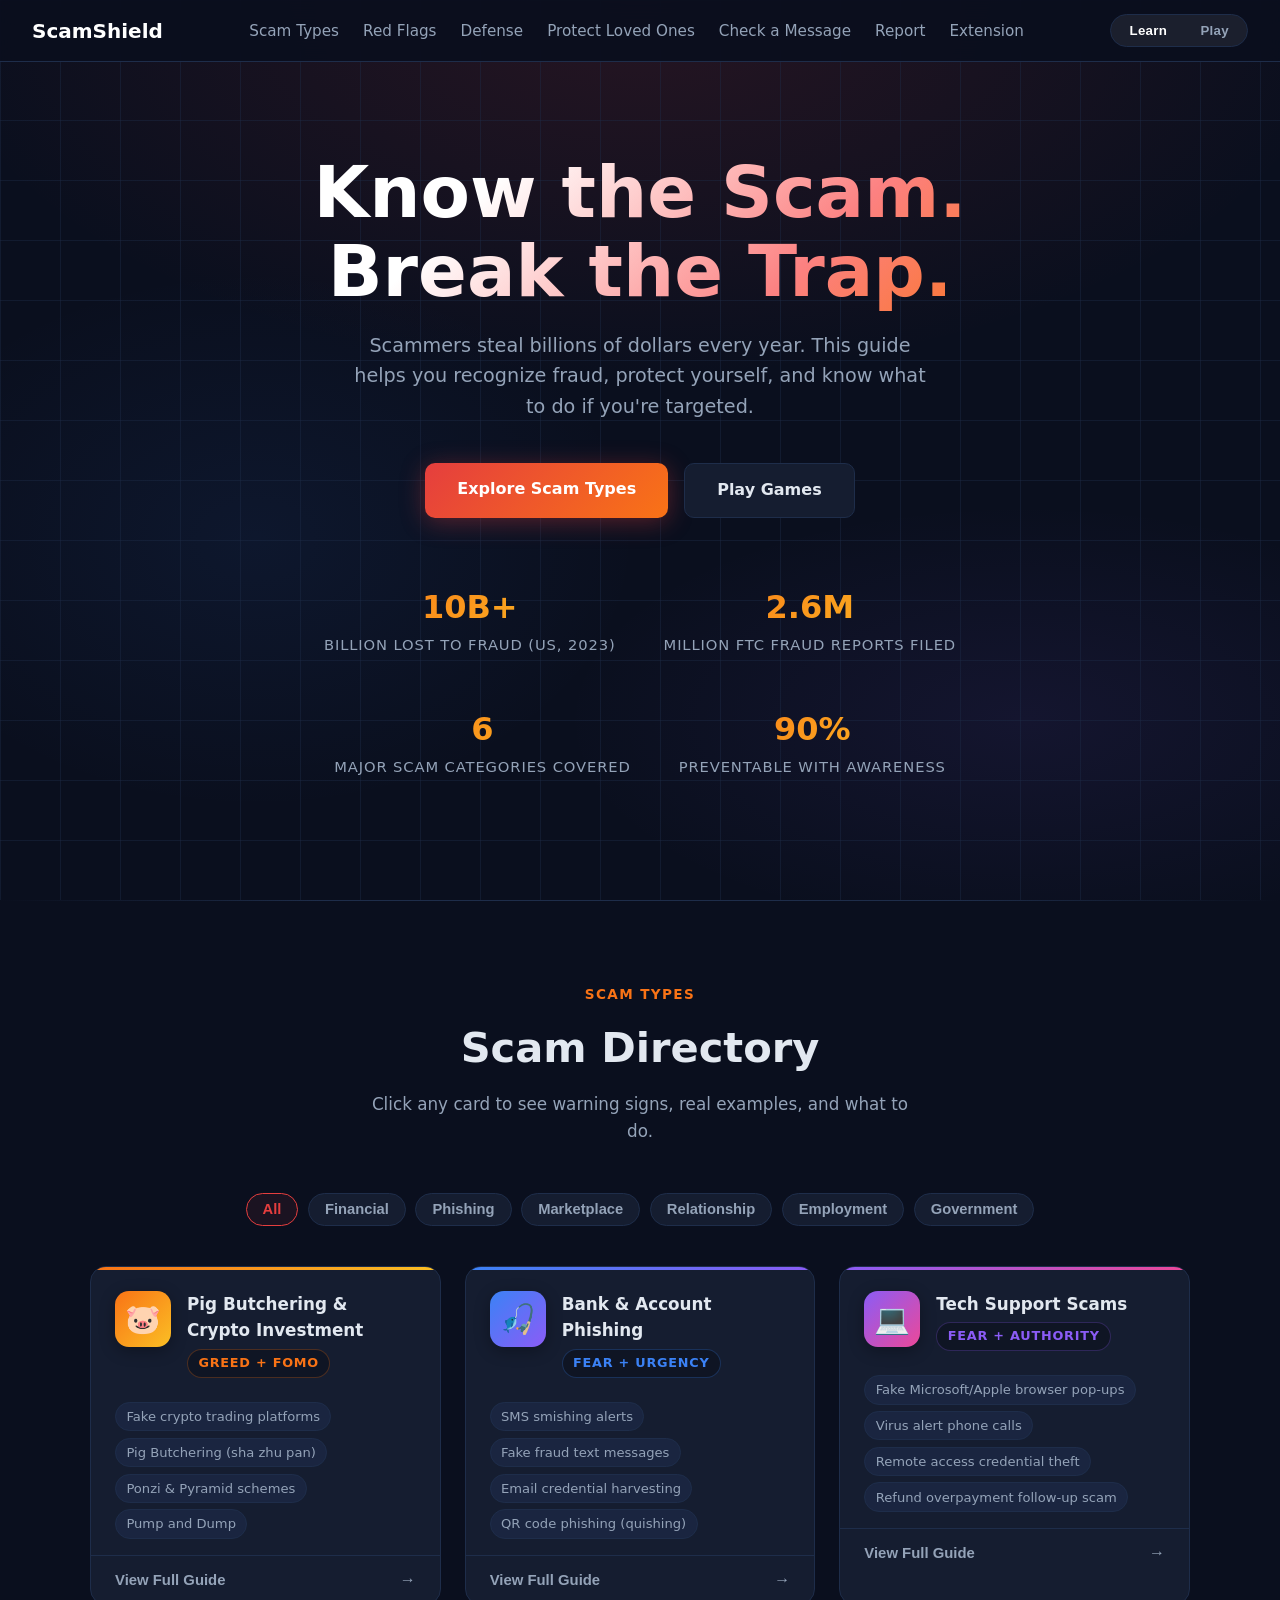
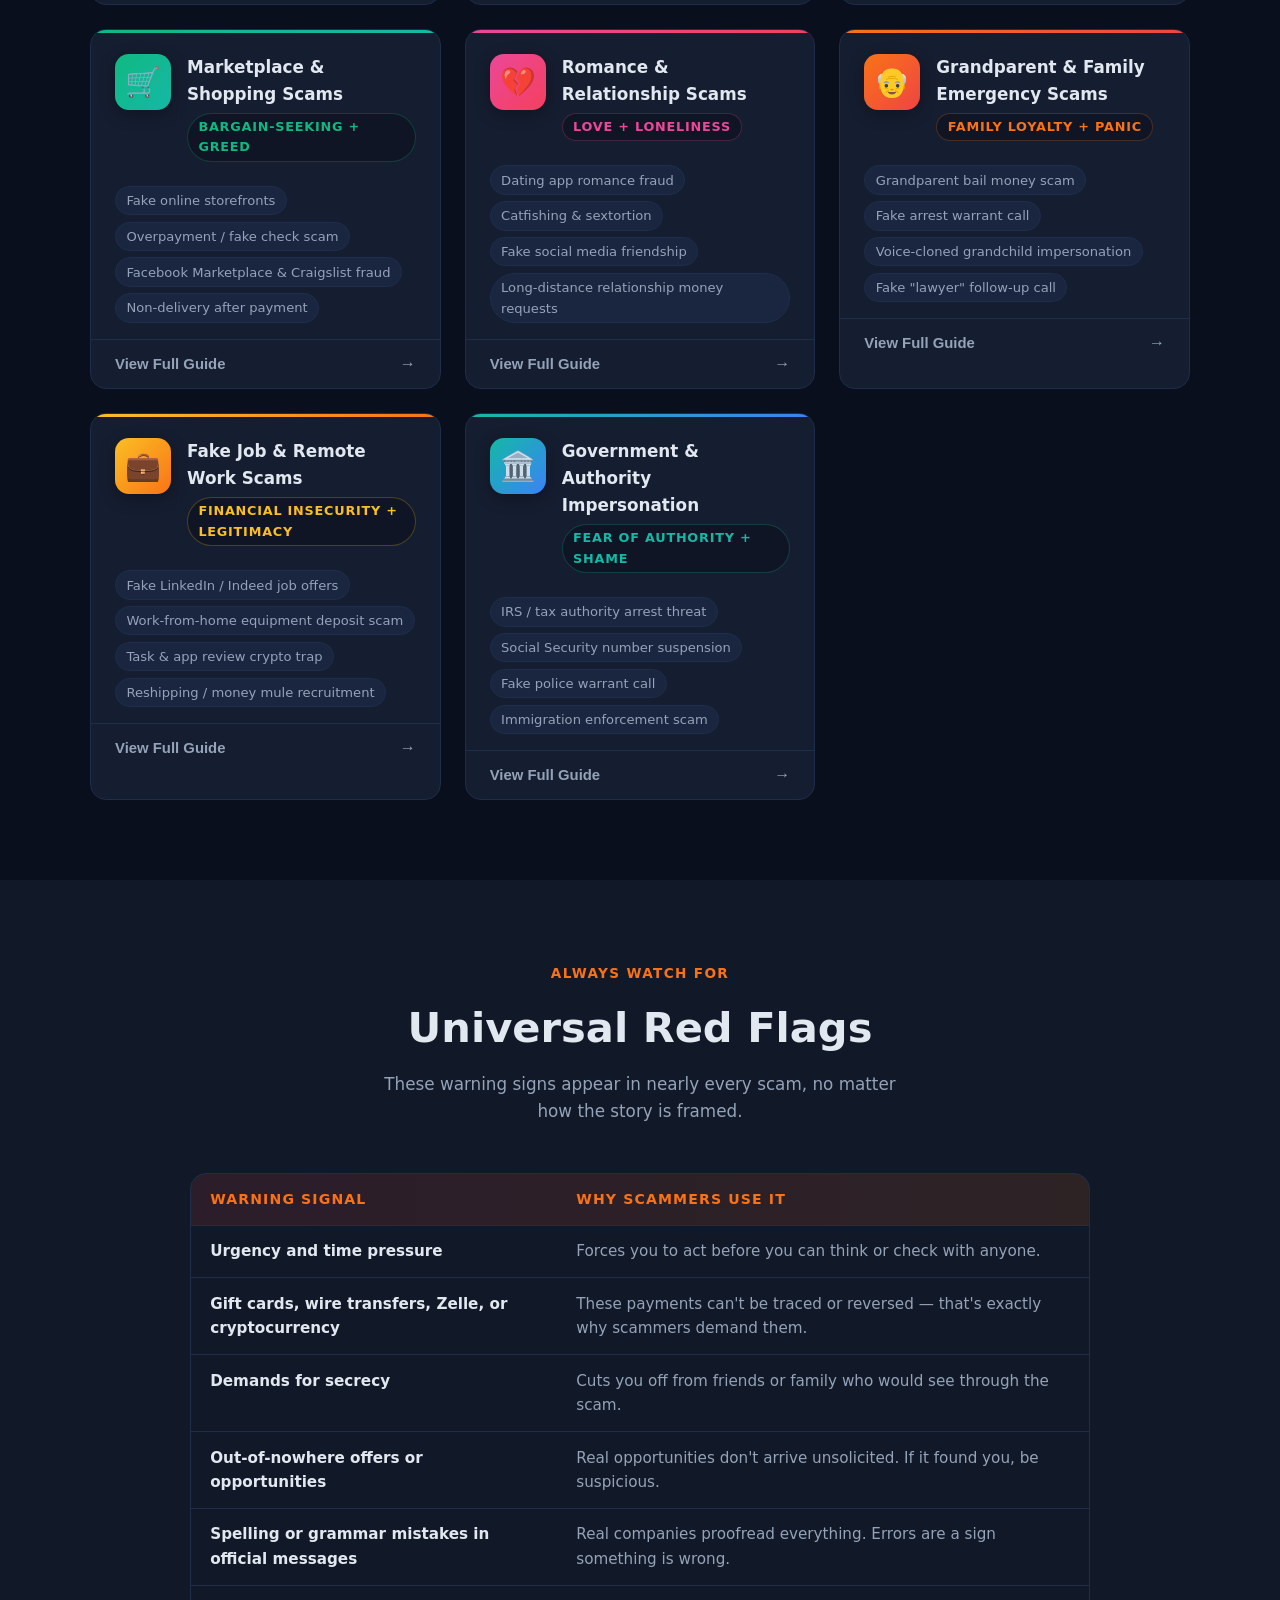
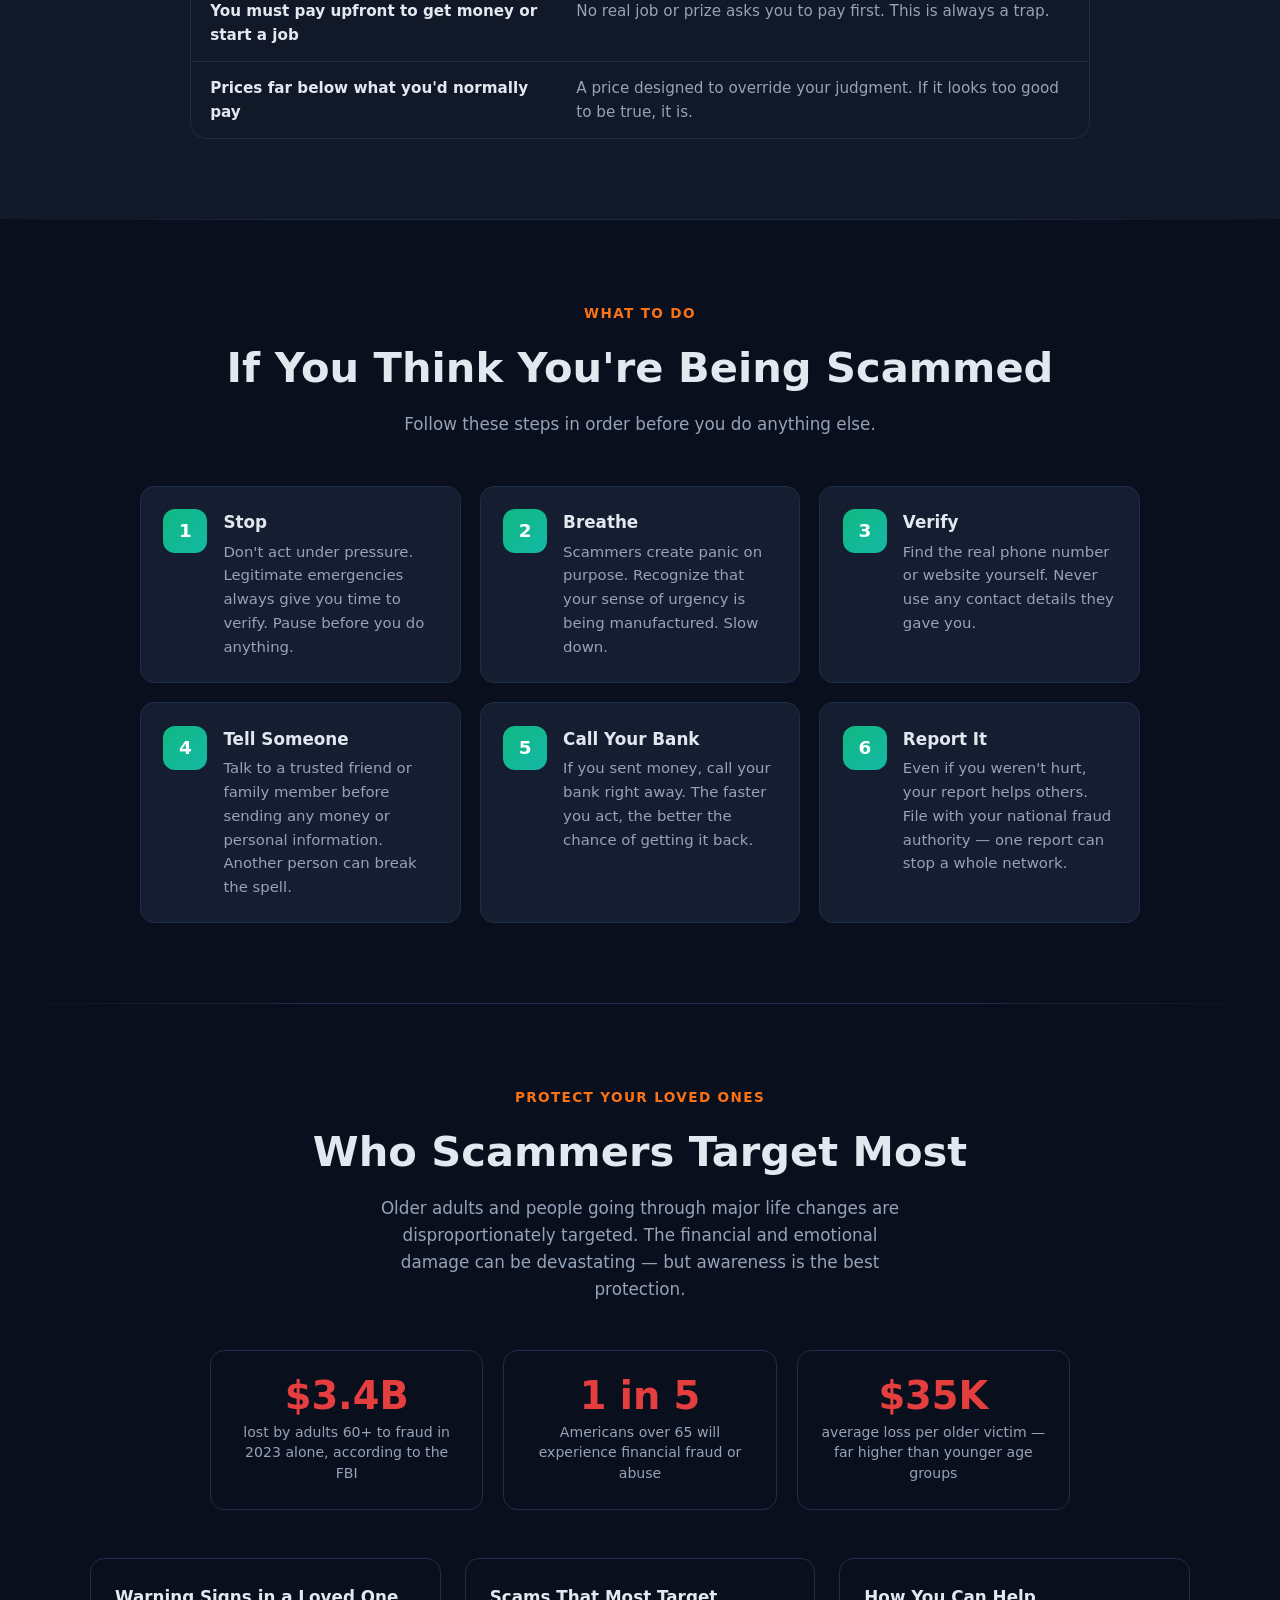
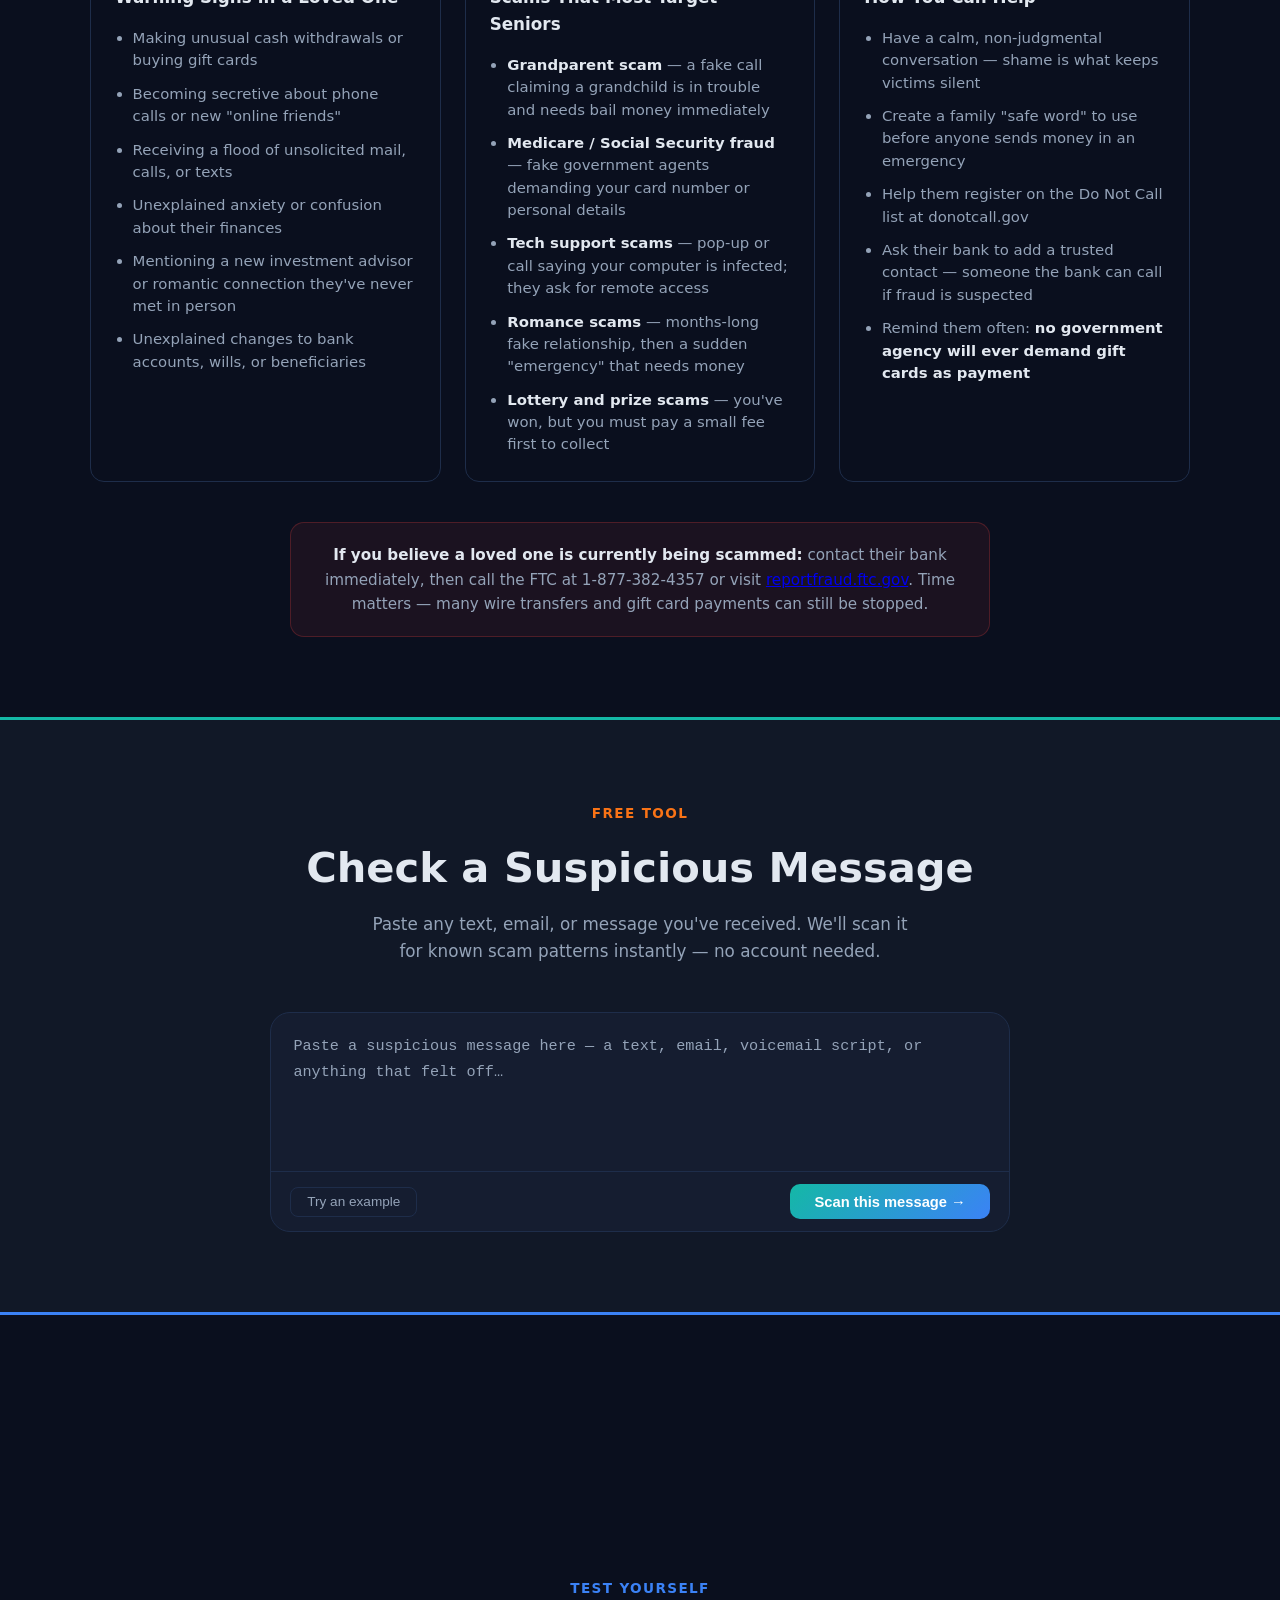
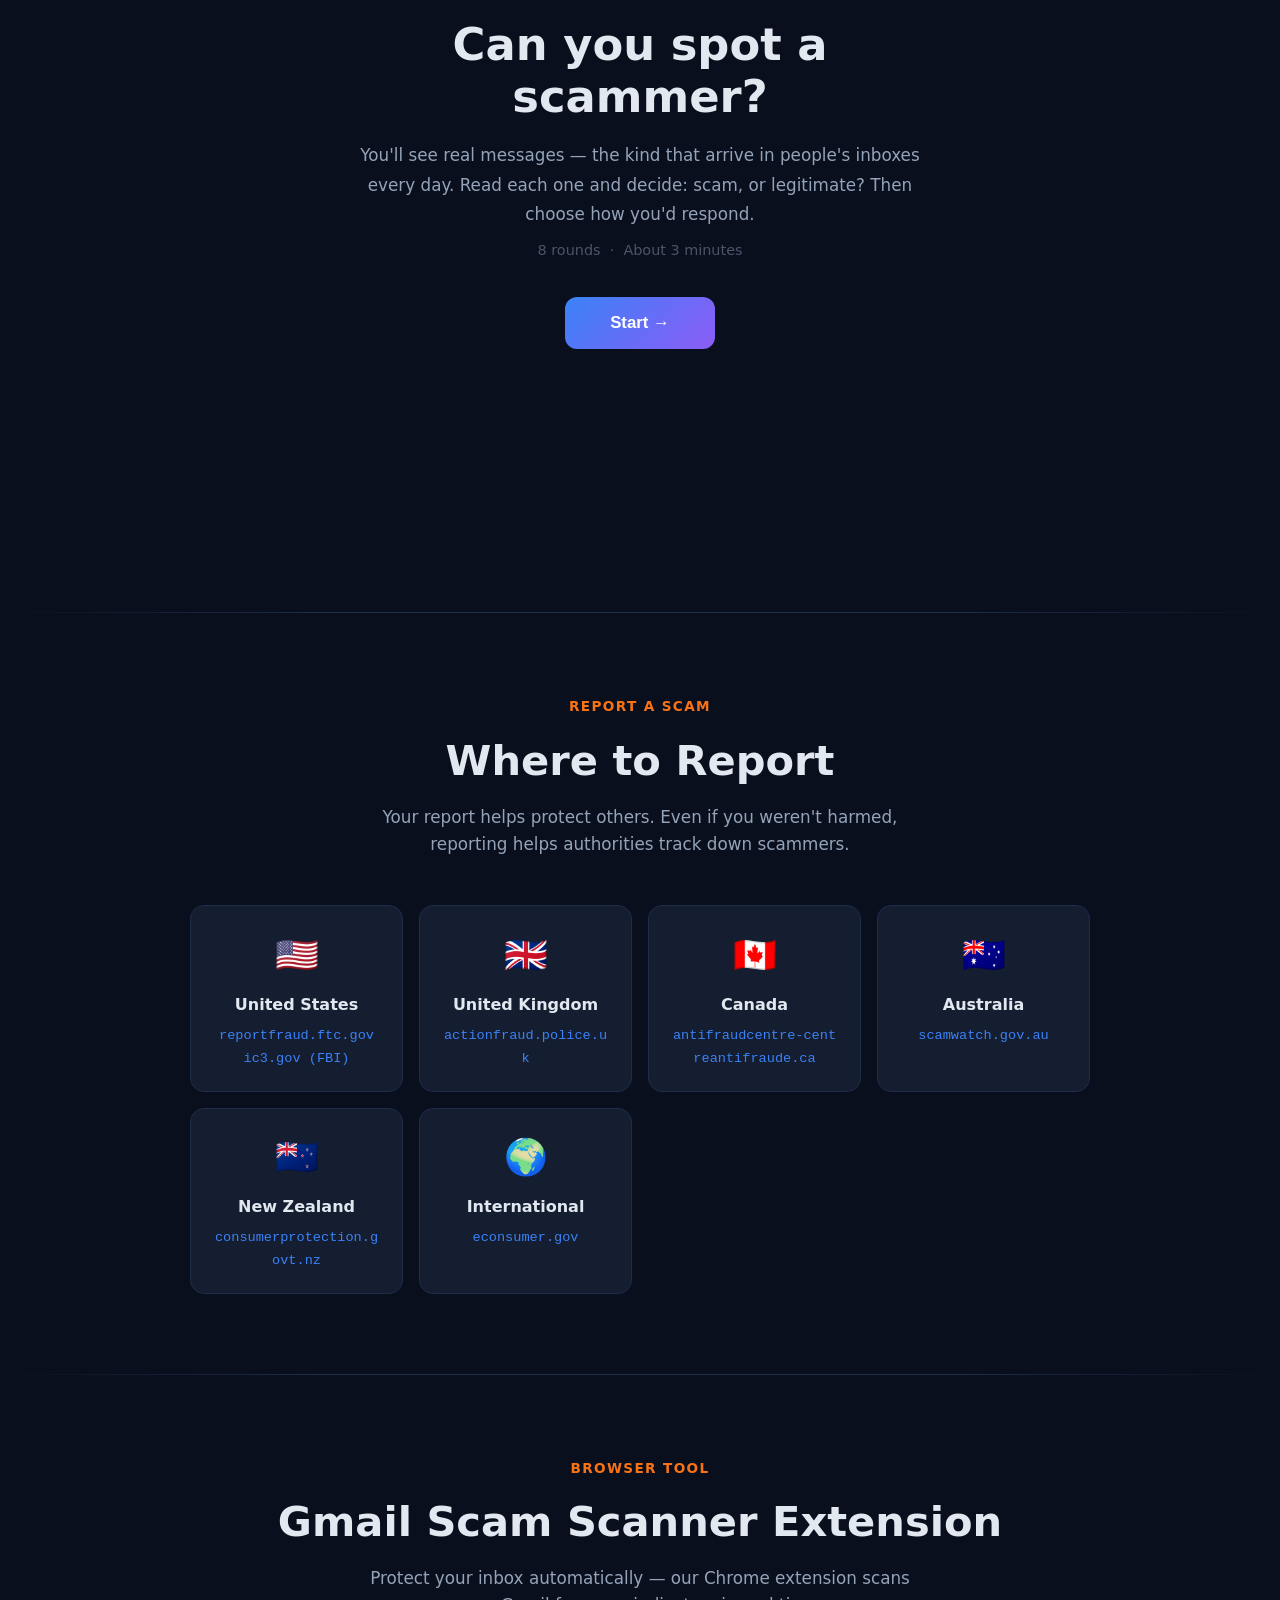
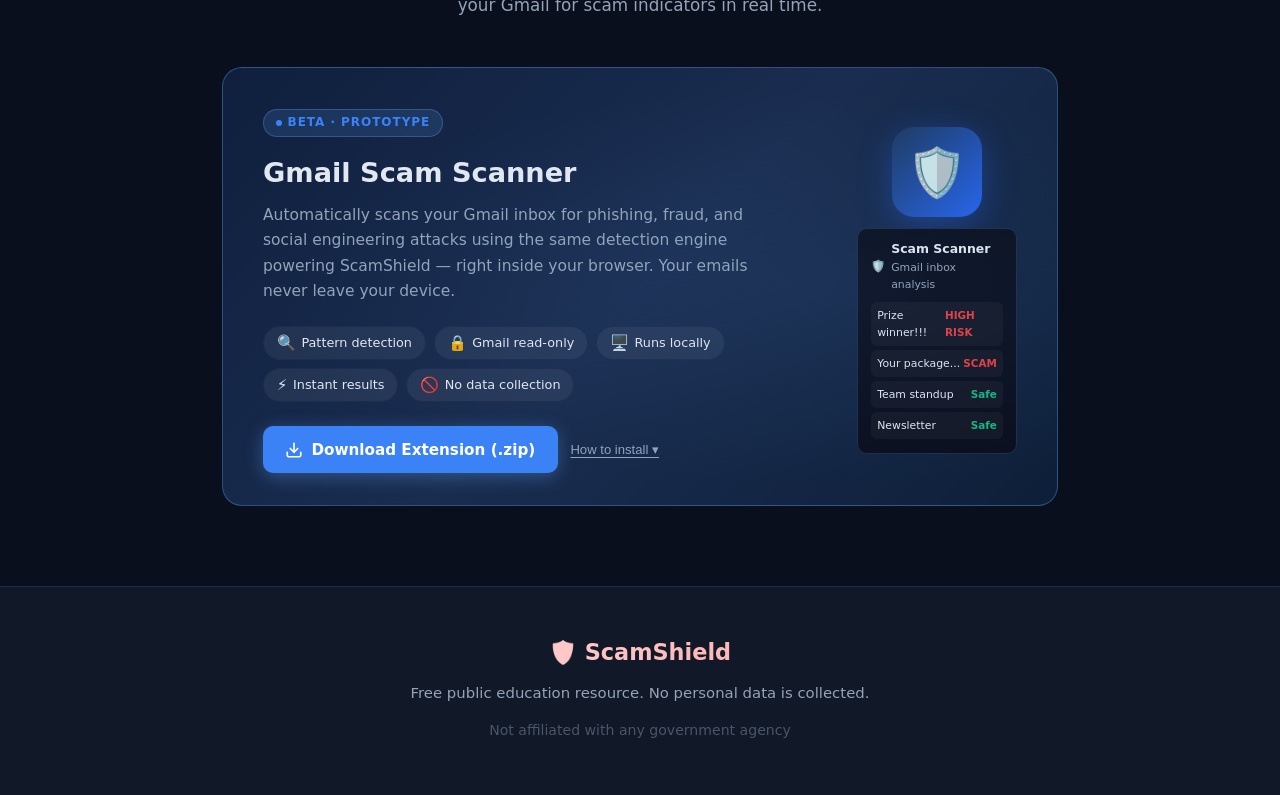
<file: index.html>
<!DOCTYPE html>
<html lang="en">
<head>
<meta charset="UTF-8">
<meta name="viewport" content="width=device-width, initial-scale=1.0">
<title>ScamShield — Know the Scam, Break the Trap</title>
<style>
  /* ── Reset & Base ── */
  *, *::before, *::after { box-sizing: border-box; margin: 0; padding: 0; }
  :root {
    --navy:   #0a0f1e;
    --navy2:  #111827;
    --navy3:  #1a2540;
    --card:   #151d30;
    --border: #1e2d4a;
    --red:    #e53e3e;
    --orange: #f97316;
    --yellow: #fbbf24;
    --green:  #10b981;
    --blue:   #3b82f6;
    --purple: #8b5cf6;
    --pink:   #ec4899;
    --teal:   #14b8a6;
    --text:   #e2e8f0;
    --muted:  #94a3b8;
  }
  html { scroll-behavior: smooth; }
  body {
    font-family: 'Segoe UI', system-ui, -apple-system, sans-serif;
    background: var(--navy);
    color: var(--text);
    line-height: 1.6;
    overflow-x: hidden;
  }
  ::-webkit-scrollbar { width: 6px; }
  ::-webkit-scrollbar-track { background: var(--navy); }
  ::-webkit-scrollbar-thumb { background: var(--border); border-radius: 3px; }

  /* ── Nav ── */
  nav {
    position: fixed; top: 0; width: 100%; z-index: 100;
    background: rgba(10,15,30,.92);
    backdrop-filter: blur(16px);
    border-bottom: 1px solid var(--border);
    display: flex; align-items: center; justify-content: space-between;
    padding: .9rem 2rem;
  }
  .nav-brand {
    display: flex; align-items: center; gap: .6rem;
    font-size: 1.25rem; font-weight: 700; color: #fff; text-decoration: none;
  }
  .nav-brand .shield-icon { font-size: 1.5rem; }
  .nav-links { display: flex; gap: 1.5rem; list-style: none; }
  .nav-links a { color: var(--muted); text-decoration: none; font-size: .95rem; transition: color .2s; }
  .nav-links a:hover { color: var(--text); }
  .nav-cta {
    background: linear-gradient(135deg, var(--red), var(--orange));
    color: #fff; border: none; padding: .5rem 1.2rem;
    border-radius: 8px; font-size: .85rem; font-weight: 600;
    cursor: pointer; text-decoration: none; transition: opacity .2s;
  }
  .nav-cta:hover { opacity: .85; }

  /* ── Hero ── */
  .hero {
    min-height: 100vh;
    display: flex; flex-direction: column; align-items: center; justify-content: center;
    text-align: center; padding: 6rem 2rem 4rem;
    position: relative; overflow: hidden;
  }
  .hero-bg {
    position: absolute; inset: 0; z-index: 0;
    background:
      radial-gradient(ellipse 80% 60% at 50% 0%, rgba(229,62,62,.13) 0%, transparent 70%),
      radial-gradient(ellipse 60% 40% at 80% 80%, rgba(139,92,246,.08) 0%, transparent 60%),
      radial-gradient(ellipse 50% 50% at 20% 60%, rgba(59,130,246,.07) 0%, transparent 60%);
  }
  .hero-grid {
    position: absolute; inset: 0; z-index: 0;
    background-image:
      linear-gradient(rgba(30,45,74,.4) 1px, transparent 1px),
      linear-gradient(90deg, rgba(30,45,74,.4) 1px, transparent 1px);
    background-size: 60px 60px;
    animation: gridMove 20s linear infinite;
  }
  @keyframes gridMove { to { background-position: 60px 60px; } }

  /* floating particles */
  .hero-particles { position: absolute; inset: 0; z-index: 0; overflow: hidden; }
  .particle {
    position: absolute; border-radius: 50%;
    animation: float linear infinite;
    opacity: 0;
  }
  @keyframes float {
    0%   { transform: translateY(100vh) scale(0); opacity: 0; }
    10%  { opacity: .6; }
    90%  { opacity: .3; }
    100% { transform: translateY(-10vh) scale(1); opacity: 0; }
  }

  .hero-content { position: relative; z-index: 1; max-width: 820px; }
  .hero h1 {
    font-size: clamp(2.4rem, 6vw, 4.5rem);
    font-weight: 900; line-height: 1.1;
    background: linear-gradient(135deg, #fff 30%, #fc8181 70%, var(--orange) 100%);
    -webkit-background-clip: text; -webkit-text-fill-color: transparent; background-clip: text;
    margin-bottom: 1.2rem;
    animation: fadeDown .7s .1s ease both;
  }
  .hero p {
    font-size: 1.2rem; color: var(--muted); max-width: 580px; margin: 0 auto 2.5rem;
    animation: fadeDown .7s .2s ease both;
  }
  .hero-btns {
    display: flex; gap: 1rem; justify-content: center; flex-wrap: wrap;
    animation: fadeDown .7s .3s ease both;
  }
  .btn-primary {
    background: linear-gradient(135deg, var(--red), var(--orange));
    color: #fff; padding: .85rem 2rem; border-radius: 10px;
    font-weight: 700; font-size: 1rem; text-decoration: none;
    box-shadow: 0 4px 24px rgba(229,62,62,.35);
    transition: transform .2s, box-shadow .2s;
  }
  .btn-primary:hover { transform: translateY(-2px); box-shadow: 0 8px 32px rgba(229,62,62,.45); }
  .btn-secondary {
    background: var(--card); color: var(--text);
    border: 1px solid var(--border);
    padding: .85rem 2rem; border-radius: 10px;
    font-weight: 600; font-size: 1rem; text-decoration: none;
    transition: background .2s, border-color .2s;
  }
  .btn-secondary:hover { background: var(--navy3); border-color: var(--muted); }

  .hero-stats {
    display: flex; justify-content: center; gap: 3rem; margin-top: 4rem; flex-wrap: wrap;
    animation: fadeDown .7s .4s ease both;
  }
  .stat { text-align: center; }
  .stat-num {
    font-size: 2rem; font-weight: 800;
    background: linear-gradient(135deg, var(--orange), var(--yellow));
    -webkit-background-clip: text; -webkit-text-fill-color: transparent; background-clip: text;
  }
  .stat-label { font-size: .92rem; color: var(--muted); text-transform: uppercase; letter-spacing: .06em; }

  /* ── Sections ── */
  section { padding: 5rem 2rem; }
  .section-header { text-align: center; margin-bottom: 3rem; }
  .section-tag {
    display: inline-block;
    font-size: .85rem; font-weight: 700; text-transform: uppercase; letter-spacing: .1em;
    color: var(--orange); margin-bottom: .6rem;
  }
  .section-header h2 { font-size: clamp(1.8rem, 4vw, 2.6rem); font-weight: 800; margin-bottom: .6rem; }
  .section-header p { color: var(--muted); max-width: 540px; margin: 0 auto; font-size: 1.05rem; }

  /* ── Section Divider ── */
  .section-divider {
    border: none; height: 1px; margin: 0;
    background: linear-gradient(90deg, transparent 0%, var(--border) 25%, var(--border) 75%, transparent 100%);
  }

  /* ── Category Pill Nav ── */
  .cat-nav {
    display: flex; justify-content: center; flex-wrap: wrap; gap: .6rem;
    margin-bottom: 2.5rem;
  }
  .cat-pill {
    display: flex; align-items: center; gap: .4rem;
    padding: .45rem 1rem; border-radius: 50px;
    border: 1px solid var(--border); background: var(--card);
    color: var(--muted); font-size: .92rem; font-weight: 600;
    cursor: pointer; transition: all .2s; white-space: nowrap;
  }
  .cat-pill:hover { border-color: var(--orange); color: var(--orange); background: rgba(249,115,22,.08); }
  .cat-pill.active { border-color: var(--red); color: var(--red); background: rgba(229,62,62,.08); }
  .cat-pill .pill-icon { font-size: 1rem; }

  /* ── Card Grid ── */
  #cards-container {
    max-width: 1100px; margin: 0 auto;
    display: grid; grid-template-columns: repeat(auto-fill, minmax(320px,1fr)); gap: 1.5rem;
  }
  .scam-card {
    background: var(--card);
    border: 1px solid var(--border);
    border-radius: 16px; overflow: hidden;
    transition: transform .25s, box-shadow .25s, border-color .25s;
    position: relative;
  }
  .scam-card::before {
    content: ''; position: absolute; top: 0; left: 0; right: 0; height: 3px;
    background: linear-gradient(90deg, var(--c1), var(--c2));
  }
  .scam-card:hover {
    transform: translateY(-4px);
    box-shadow: 0 16px 40px rgba(0,0,0,.4);
    border-color: var(--c1);
  }
  .card-header { padding: 1.5rem; display: flex; align-items: flex-start; gap: 1rem; }
  .card-icon-wrap {
    width: 56px; height: 56px; border-radius: 14px; flex-shrink: 0;
    display: flex; align-items: center; justify-content: center; font-size: 1.8rem;
    background: linear-gradient(135deg, var(--c1), var(--c2));
    box-shadow: 0 4px 16px rgba(0,0,0,.3);
  }
  .card-title-area h3 { font-size: 1.05rem; font-weight: 700; margin-bottom: .3rem; }
  .hook-badge {
    font-size: .8rem; font-weight: 600; text-transform: uppercase; letter-spacing: .06em;
    color: var(--c1); background: rgba(0,0,0,.25);
    padding: .2rem .65rem; border-radius: 50px; border: 1px solid var(--c1);
    display: inline-block;
  }
  .card-subtypes { padding: 0 1.5rem 1rem; display: flex; flex-wrap: wrap; gap: .4rem; }
  .subtype-tag {
    font-size: .82rem; padding: .2rem .65rem; border-radius: 50px;
    background: var(--navy3); border: 1px solid var(--border); color: var(--muted);
  }
  /* card view button */
  .card-view-btn {
    width: 100%; padding: .95rem 1.5rem;
    background: none; border: none; border-top: 1px solid var(--border);
    color: var(--muted); font-size: .93rem; font-weight: 600;
    cursor: pointer; display: flex; align-items: center; justify-content: space-between;
    transition: background .2s, color .2s;
  }
  .card-view-btn:hover {
    background: linear-gradient(90deg, rgba(var(--cr),0.06), transparent);
    color: var(--text);
  }
  .card-view-btn .btn-arrow {
    font-size: 1rem; transition: transform .2s;
  }
  .card-view-btn:hover .btn-arrow { transform: translateX(4px); }

  /* ── Detail Panel (slides in from right) ── */
  .detail-overlay {
    position: fixed; inset: 0; z-index: 300;
    background: rgba(0,0,0,.6); backdrop-filter: blur(4px);
    opacity: 0; pointer-events: none;
    transition: opacity .3s ease;
  }
  .detail-overlay.open { opacity: 1; pointer-events: all; }

  .detail-panel {
    position: fixed; top: 0; right: 0; bottom: 0;
    width: min(680px, 100vw);
    background: var(--navy2);
    border-left: 1px solid var(--border);
    display: flex; flex-direction: column;
    transform: translateX(100%);
    transition: transform .35s cubic-bezier(0.4,0,0.2,1);
    z-index: 301;
  }
  .detail-overlay.open .detail-panel { transform: translateX(0); }

  /* panel header */
  .dp-header {
    padding: 1rem 1.5rem; border-bottom: 1px solid var(--border);
    display: flex; align-items: center; gap: 1rem;
    flex-shrink: 0;
    background: var(--navy);
  }
  .dp-back {
    display: flex; align-items: center; gap: .4rem;
    background: var(--card); border: 1px solid var(--border);
    color: var(--muted); padding: .4rem .9rem; border-radius: 8px;
    font-size: .8rem; font-weight: 600; cursor: pointer;
    transition: border-color .2s, color .2s; flex-shrink: 0;
  }
  .dp-back:hover { border-color: var(--text); color: var(--text); }
  .dp-icon {
    width: 44px; height: 44px; border-radius: 12px; flex-shrink: 0;
    display: flex; align-items: center; justify-content: center; font-size: 1.5rem;
    background: linear-gradient(135deg, var(--dp-c1, #f97316), var(--dp-c2, #fbbf24));
  }
  .dp-title-wrap { flex: 1; min-width: 0; }
  .dp-title { font-size: 1rem; font-weight: 800; white-space: nowrap; overflow: hidden; text-overflow: ellipsis; }
  .dp-hook-badge {
    font-size: .78rem; font-weight: 700; text-transform: uppercase; letter-spacing: .05em;
    padding: .15rem .6rem; border-radius: 50px; display: inline-block; margin-top: .2rem;
    border: 1px solid var(--dp-c1, #f97316); color: var(--dp-c1, #f97316);
    background: rgba(0,0,0,.2);
  }
  .dp-nav { display: flex; gap: .4rem; flex-shrink: 0; }
  .dp-nav-btn {
    width: 34px; height: 34px; border-radius: 8px;
    background: var(--card); border: 1px solid var(--border);
    color: var(--muted); font-size: .9rem; cursor: pointer;
    display: flex; align-items: center; justify-content: center;
    transition: border-color .2s, color .2s;
  }
  .dp-nav-btn:hover:not(:disabled) { border-color: var(--text); color: var(--text); }
  .dp-nav-btn:disabled { opacity: .3; cursor: not-allowed; }

  /* panel body */
  .dp-body { flex: 1; overflow-y: auto; padding: 1.6rem; display: flex; flex-direction: column; gap: 1.6rem; }
  .dp-body::-webkit-scrollbar { width: 4px; }
  .dp-body::-webkit-scrollbar-thumb { background: var(--border); border-radius: 2px; }

  /* top accent bar */
  .dp-accent-bar {
    height: 4px; border-radius: 2px; width: 100%; flex-shrink: 0;
    background: linear-gradient(90deg, var(--dp-c1, #f97316), var(--dp-c2, #fbbf24));
  }

  .dp-section-label {
    font-size: .8rem; font-weight: 800; text-transform: uppercase; letter-spacing: .1em;
    margin-bottom: .75rem; display: flex; align-items: center; gap: .4rem;
  }
  .dp-section-label.orange { color: var(--orange); }
  .dp-section-label.blue   { color: var(--blue); }
  .dp-section-label.red    { color: var(--red); }
  .dp-section-label.green  { color: var(--green); }

  /* hook box */
  .dp-hook-box {
    background: rgba(249,115,22,.07); border: 1px solid rgba(249,115,22,.2);
    border-radius: 12px; padding: 1rem 1.1rem;
    font-size: .95rem; color: #cbd5e1; line-height: 1.65;
  }

  /* example */
  .dp-example {
    background: var(--navy); border: 1px solid var(--border);
    border-radius: 12px; padding: 1.1rem 1.2rem;
    font-size: .92rem; line-height: 1.8; color: #cbd5e1;
    font-family: 'Courier New', monospace; white-space: pre-wrap; word-break: break-word;
    position: relative; margin-top: 12px;
  }
  .dp-example::before {
    content: attr(data-label);
    position: absolute; top: -10px; left: 14px;
    background: var(--orange); color: #fff;
    font-size: .65rem; font-weight: 700; text-transform: uppercase; letter-spacing: .06em;
    padding: .15rem .6rem; border-radius: 50px; font-family: 'Segoe UI', sans-serif;
  }

  /* red flags */
  .dp-flags { display: flex; flex-direction: column; gap: .65rem; }
  .dp-flag {
    display: flex; align-items: flex-start; gap: .75rem;
    background: rgba(229,62,62,.06); border: 1px solid rgba(229,62,62,.15);
    border-radius: 10px; padding: .7rem .9rem;
  }
  .dp-flag-icon { font-size: .9rem; flex-shrink: 0; margin-top: .05rem; }
  .dp-flag-text { font-size: .95rem; color: #cbd5e1; line-height: 1.5; }

  /* defense steps */
  .dp-steps { display: flex; flex-direction: column; gap: .65rem; }
  .dp-step {
    display: flex; align-items: flex-start; gap: .85rem;
    background: rgba(16,185,129,.06); border: 1px solid rgba(16,185,129,.15);
    border-radius: 10px; padding: .8rem .9rem;
  }
  .dp-step-num {
    width: 26px; height: 26px; border-radius: 8px; flex-shrink: 0;
    background: linear-gradient(135deg, var(--green), var(--teal));
    color: #fff; font-size: .8rem; font-weight: 800;
    display: flex; align-items: center; justify-content: center;
  }
  .dp-step-text { font-size: .95rem; color: #cbd5e1; line-height: 1.55; }

  /* ── Universal Flags Table ── */
  #universal { background: var(--navy2); }
  .flags-table {
    max-width: 900px; margin: 0 auto;
    border-radius: 16px; overflow: hidden; border: 1px solid var(--border);
  }
  .flags-table table { width: 100%; border-collapse: collapse; }
  .flags-table thead { background: linear-gradient(90deg, rgba(229,62,62,.12), rgba(249,115,22,.12)); }
  .flags-table th {
    padding: .9rem 1.2rem; text-align: left;
    font-size: .88rem; font-weight: 700; text-transform: uppercase; letter-spacing: .08em;
    color: var(--orange);
  }
  .flags-table td {
    padding: .85rem 1.2rem; font-size: .95rem; color: var(--muted);
    border-top: 1px solid var(--border); vertical-align: top;
  }
  .flags-table tr:hover td { background: rgba(255,255,255,.02); }
  .flags-table td:first-child { color: var(--text); font-weight: 600; }

  /* ── Defense Protocol ── */
  .protocol-grid {
    max-width: 1000px; margin: 0 auto;
    display: grid; grid-template-columns: repeat(auto-fill, minmax(280px,1fr)); gap: 1.2rem;
  }
  .protocol-step {
    background: var(--card); border: 1px solid var(--border);
    border-radius: 14px; padding: 1.4rem;
    display: flex; align-items: flex-start; gap: 1rem;
    transition: border-color .2s, transform .2s;
  }
  .protocol-step:hover { border-color: var(--green); transform: translateY(-2px); }
  .step-num {
    width: 44px; height: 44px; border-radius: 12px; flex-shrink: 0;
    background: linear-gradient(135deg, var(--green), var(--teal));
    color: #fff; font-size: 1.15rem; font-weight: 800;
    display: flex; align-items: center; justify-content: center;
  }
  .step-text h4 { font-size: 1.05rem; font-weight: 700; margin-bottom: .3rem; }
  .step-text p { font-size: .93rem; color: var(--muted); }

  /* ── Report Resources ── */
  .report-grid {
    max-width: 900px; margin: 0 auto;
    display: grid; grid-template-columns: repeat(auto-fill, minmax(210px,1fr)); gap: 1rem;
  }
  .report-card {
    background: var(--card); border: 1px solid var(--border);
    border-radius: 14px; padding: 1.3rem; text-align: center;
    transition: border-color .2s, transform .2s;
  }
  .report-card:hover { border-color: var(--blue); transform: translateY(-2px); }
  .report-flag { font-size: 2.2rem; margin-bottom: .5rem; }
  .report-country { font-size: 1rem; font-weight: 700; margin-bottom: .4rem; }
  .report-url { font-size: .85rem; color: var(--blue); word-break: break-all; font-family: monospace; line-height: 1.7; }
  a.report-card { display: block; text-decoration: none; color: inherit; }


  /* ── Chrome Extension Section ── */
  #extension {
    max-width: 900px; margin: 0 auto;
  }
  .ext-card {
    background: linear-gradient(135deg, #0f1f3d 0%, #1a2d50 50%, #0d1f38 100%);
    border: 1px solid rgba(96,165,250,.35);
    border-radius: 20px;
    padding: 2.5rem 2.5rem 2rem;
    display: grid;
    grid-template-columns: 1fr auto;
    gap: 2rem;
    align-items: center;
    position: relative;
    overflow: hidden;
  }
  .ext-card::before {
    content: '';
    position: absolute;
    inset: 0;
    background: radial-gradient(ellipse at 70% 50%, rgba(96,165,250,.08) 0%, transparent 65%);
    pointer-events: none;
  }
  .ext-badge {
    display: inline-flex; align-items: center; gap: .35rem;
    background: rgba(96,165,250,.15); border: 1px solid rgba(96,165,250,.3);
    border-radius: 999px; padding: .2rem .75rem;
    font-size: .75rem; font-weight: 700; color: var(--blue);
    text-transform: uppercase; letter-spacing: .08em;
    margin-bottom: .9rem;
  }
  .ext-badge-dot {
    width: 6px; height: 6px; border-radius: 50%;
    background: var(--blue); animation: pulse 2s infinite;
  }
  .ext-title { font-size: 1.7rem; font-weight: 800; margin-bottom: .5rem; }
  .ext-desc { color: var(--muted); line-height: 1.65; margin-bottom: 1.3rem; max-width: 520px; font-size: .97rem; }
  .ext-features {
    display: flex; flex-wrap: wrap; gap: .5rem; margin-bottom: 1.5rem;
  }
  .ext-feat {
    background: rgba(255,255,255,.06); border: 1px solid var(--border);
    border-radius: 999px; padding: .25rem .8rem;
    font-size: .8rem; color: var(--text);
    display: flex; align-items: center; gap: .35rem;
  }
  .ext-feat-icon { font-size: .95rem; }
  .ext-actions { display: flex; gap: .8rem; align-items: center; flex-wrap: wrap; }
  .ext-dl-btn {
    display: inline-flex; align-items: center; gap: .5rem;
    background: var(--blue); color: #fff;
    border: none; border-radius: 10px;
    padding: .7rem 1.4rem; font-size: .95rem; font-weight: 700;
    cursor: pointer; text-decoration: none;
    transition: background .2s, transform .15s, box-shadow .2s;
    box-shadow: 0 4px 18px rgba(96,165,250,.35);
  }
  .ext-dl-btn:hover { background: #3b82f6; transform: translateY(-1px); box-shadow: 0 6px 22px rgba(96,165,250,.45); }
  .ext-dl-btn svg { width: 18px; height: 18px; }
  .ext-note-link {
    font-size: .82rem; color: var(--muted); cursor: pointer;
    text-decoration: underline; text-underline-offset: 3px;
    background: none; border: none; padding: 0;
  }
  .ext-note-link:hover { color: var(--text); }
  .ext-visual {
    display: flex; flex-direction: column; align-items: center; gap: .7rem;
  }
  .ext-icon-wrap {
    width: 90px; height: 90px; border-radius: 22px;
    background: linear-gradient(135deg, #1e3a5f, #2563eb);
    display: flex; align-items: center; justify-content: center;
    font-size: 3rem;
    box-shadow: 0 8px 32px rgba(37,99,235,.4);
  }
  .ext-mockup {
    background: var(--navy); border: 1px solid var(--border);
    border-radius: 10px; padding: .6rem .8rem; width: 160px;
    font-size: .72rem;
  }
  .ext-mockup-bar {
    display: flex; align-items: center; gap: .4rem;
    margin-bottom: .5rem;
  }
  .ext-mockup-title { font-weight: 700; font-size: .78rem; }
  .ext-mockup-sub { color: var(--muted); font-size: .68rem; }
  .ext-mockup-row {
    display: flex; justify-content: space-between; align-items: center;
    background: rgba(255,255,255,.04); border-radius: 6px;
    padding: .3rem .4rem; margin-bottom: .25rem;
    font-size: .68rem;
  }
  .ext-mockup-row .risk-high { color: var(--red); font-weight: 700; font-size: .65rem; }
  .ext-mockup-row .risk-low  { color: var(--green); font-weight: 700; font-size: .65rem; }
  /* Install steps modal/callout */
  .ext-install {
    margin-top: 1.2rem;
    background: rgba(255,255,255,.03); border: 1px solid var(--border);
    border-radius: 14px; padding: 1.3rem 1.5rem;
    display: none;
  }
  .ext-install.open { display: block; }
  .ext-install h4 { font-size: 1rem; font-weight: 700; margin-bottom: .9rem; }
  .ext-steps { display: flex; flex-direction: column; gap: .6rem; counter-reset: step; }
  .ext-step {
    display: flex; align-items: flex-start; gap: .8rem;
    font-size: .87rem; color: var(--muted); line-height: 1.5;
  }
  .ext-step-num {
    flex-shrink: 0;
    width: 22px; height: 22px; border-radius: 50%;
    background: var(--blue); color: #fff;
    font-size: .72rem; font-weight: 800;
    display: flex; align-items: center; justify-content: center;
    margin-top: .1rem;
  }
  .ext-step code {
    background: rgba(255,255,255,.08); border-radius: 5px;
    padding: .1rem .35rem; font-family: monospace; font-size: .82rem; color: var(--text);
  }
  @media(max-width:680px) {
    .ext-card { grid-template-columns: 1fr; }
    .ext-visual { display: none; }
  }

  /* ── Footer ── */
  footer {
    background: var(--navy2); border-top: 1px solid var(--border);
    padding: 3rem 2rem; text-align: center;
  }
  .footer-brand {
    font-size: 1.4rem; font-weight: 800; margin-bottom: .7rem;
    background: linear-gradient(135deg, #fff, #fc8181);
    -webkit-background-clip: text; -webkit-text-fill-color: transparent; background-clip: text;
  }
  footer p { color: var(--muted); font-size: .93rem; max-width: 520px; margin: .35rem auto; }

  /* ── Animations ── */
  @keyframes fadeDown {
    from { opacity: 0; transform: translateY(-16px); }
    to   { opacity: 1; transform: translateY(0); }
  }
  .fade-in {
    opacity: 0; transform: translateY(24px);
    transition: opacity .6s ease, transform .6s ease;
  }
  .fade-in.visible { opacity: 1; transform: translateY(0); }

  /* ── Message Checker ── */
  #checker {
    background: var(--navy2);
    border-top: 3px solid var(--teal);
    padding: 5rem 2rem;
  }
  .checker-shell { max-width: 740px; margin: 0 auto; }

  .checker-input-card {
    background: var(--card); border: 1px solid var(--border);
    border-radius: 20px; overflow: hidden;
  }
  .checker-textarea {
    width: 100%; min-height: 150px;
    background: transparent; border: none; outline: none;
    padding: 1.3rem 1.4rem; color: var(--text);
    font-size: .95rem; font-family: 'Courier New', monospace;
    line-height: 1.7; resize: none;
  }
  .checker-textarea::placeholder { color: var(--muted); font-family: inherit; }
  .checker-toolbar {
    padding: .75rem 1.2rem; border-top: 1px solid var(--border);
    display: flex; align-items: center; justify-content: space-between; gap: 1rem;
  }
  .checker-example-btn {
    background: none; border: 1px solid var(--border); color: var(--muted);
    padding: .4rem 1rem; border-radius: 8px; font-size: .85rem;
    cursor: pointer; transition: border-color .2s, color .2s;
  }
  .checker-example-btn:hover { border-color: var(--muted); color: var(--text); }
  .checker-run-btn {
    background: linear-gradient(135deg, var(--teal), var(--blue));
    color: #fff; border: none; padding: .6rem 1.5rem; border-radius: 10px;
    font-size: .92rem; font-weight: 700; cursor: pointer; transition: opacity .2s;
  }
  .checker-run-btn:hover { opacity: .85; }

  /* results */
  .checker-results { margin-top: 1.4rem; display: none; }
  .checker-results.show { display: block; }

  .checker-risk-row {
    display: flex; align-items: center; gap: 1rem;
    background: var(--card); border: 1px solid var(--border);
    border-radius: 14px; padding: 1.1rem 1.4rem; margin-bottom: 1.2rem;
  }
  .risk-pill {
    padding: .38rem 1rem; border-radius: 50px; flex-shrink: 0;
    font-size: .8rem; font-weight: 800; text-transform: uppercase; letter-spacing: .07em;
  }
  .risk-pill.safe       { background: rgba(16,185,129,.14); color: var(--green);  border: 1px solid rgba(16,185,129,.3); }
  .risk-pill.suspicious { background: rgba(251,191,36,.12); color: var(--yellow); border: 1px solid rgba(251,191,36,.3); }
  .risk-pill.likely     { background: rgba(249,115,22,.12); color: var(--orange); border: 1px solid rgba(249,115,22,.3); }
  .risk-pill.definite   { background: rgba(229,62,62,.12);  color: var(--red);    border: 1px solid rgba(229,62,62,.3);  }

  .risk-text strong { display: block; font-size: 1rem; font-weight: 700; margin-bottom: .15rem; }
  .risk-text span   { font-size: .9rem; color: var(--muted); }

  .checker-msg-box {
    background: var(--navy); border: 1px solid var(--border);
    border-radius: 14px; padding: 1.2rem 1.4rem;
    font-size: .92rem; font-family: 'Courier New', monospace;
    line-height: 1.8; white-space: pre-wrap; word-break: break-word;
    margin-bottom: 1.2rem; max-height: 320px; overflow-y: auto;
  }

  /* inline highlights */
  .flag-mark {
    border-radius: 3px; padding: 1px 2px; cursor: default;
  }
  .flag-urgency    { background: rgba(251,191,36,.22);  color: #fcd34d; border-bottom: 2px solid #fbbf24; }
  .flag-payment    { background: rgba(229,62,62,.2);    color: #fca5a5; border-bottom: 2px solid #ef4444; }
  .flag-threat     { background: rgba(229,62,62,.2);    color: #fca5a5; border-bottom: 2px solid #ef4444; }
  .flag-authority  { background: rgba(139,92,246,.2);   color: #c4b5fd; border-bottom: 2px solid #a78bfa; }
  .flag-prize      { background: rgba(251,191,36,.2);   color: #fcd34d; border-bottom: 2px solid #fbbf24; }
  .flag-secrecy    { background: rgba(229,62,62,.2);    color: #fca5a5; border-bottom: 2px solid #ef4444; }
  .flag-personal   { background: rgba(229,62,62,.2);    color: #fca5a5; border-bottom: 2px solid #ef4444; }
  .flag-tgtbt      { background: rgba(249,115,22,.2);   color: #fdba74; border-bottom: 2px solid #f97316; }
  .flag-link       { background: rgba(249,115,22,.22);  color: #fdba74; border-bottom: 2px solid #f97316; }
  .flag-spoofing   { background: rgba(229,62,62,.28);   color: #fca5a5; border-bottom: 2px solid #dc2626; }
  .flag-phishing   { background: rgba(229,62,62,.2);    color: #fca5a5; border-bottom: 2px solid #ef4444; }
  .flag-delivery   { background: rgba(249,115,22,.2);   color: #fdba74; border-bottom: 2px solid #f97316; }
  .flag-investment { background: rgba(249,115,22,.2);   color: #fdba74; border-bottom: 2px solid #ea580c; }
  .flag-techsupport{ background: rgba(139,92,246,.2);   color: #c4b5fd; border-bottom: 2px solid #a78bfa; }
  .flag-romance    { background: rgba(236,72,153,.2);   color: #f9a8d4; border-bottom: 2px solid #ec4899; }
  .flag-job        { background: rgba(251,191,36,.18);  color: #fcd34d; border-bottom: 2px solid #fbbf24; }
  .flag-suspicious { background: rgba(148,163,184,.15); color: #94a3b8; border-bottom: 2px solid #64748b; }
  .flag-cta        { background: rgba(251,191,36,.15);  color: #fcd34d; border-bottom: 2px solid #fbbf24; }

  /* flag list */
  .checker-flag-list { display: flex; flex-direction: column; gap: .6rem; }
  .checker-flag-row {
    display: flex; align-items: flex-start; gap: .8rem;
    background: var(--card); border: 1px solid var(--border);
    border-radius: 10px; padding: .75rem 1rem;
  }
  .flag-dot {
    width: 10px; height: 10px; border-radius: 50%;
    flex-shrink: 0; margin-top: .3rem;
  }
  .dot-urgency, .dot-prize, .dot-cta, .dot-job    { background: var(--yellow); }
  .dot-payment, .dot-threat, .dot-secrecy, .dot-personal, .dot-phishing, .dot-spoofing { background: var(--red); }
  .dot-authority, .dot-techsupport                { background: var(--purple); }
  .dot-tgtbt, .dot-link, .dot-delivery, .dot-investment { background: var(--orange); }
  .dot-romance                                    { background: #ec4899; }
  .dot-suspicious                                 { background: var(--muted); }
  .dot-safe                                       { background: var(--green); }

  .flag-row-label { font-size: .92rem; font-weight: 700; color: var(--text); }
  .flag-row-matches { font-size: .83rem; color: var(--muted); margin-top: .15rem; font-family: monospace; }

  /* ── Scam-or-Not Game ── */
  #quiz {
    background: var(--navy);
    border-top: 3px solid var(--blue);
    min-height: 100vh;
    display: flex; flex-direction: column; justify-content: center;
  }

  /* intro landing */
  .quiz-intro {
    max-width: 560px; margin: 0 auto; text-align: center; padding: 2rem 0;
  }
  .qi-eyebrow {
    font-size: .85rem; font-weight: 700; text-transform: uppercase;
    letter-spacing: .1em; color: var(--blue); margin-bottom: 1.2rem;
  }
  .qi-title {
    font-size: clamp(1.9rem, 4vw, 2.8rem); font-weight: 800;
    line-height: 1.15; margin-bottom: 1.2rem;
  }
  .qi-body {
    font-size: 1.05rem; color: var(--muted); line-height: 1.75;
    margin-bottom: .6rem;
  }
  .qi-meta {
    font-size: .9rem; color: #4a5568; margin-bottom: 2.2rem;
  }
  .qi-start {
    background: linear-gradient(135deg, var(--blue), var(--purple));
    color: #fff; border: none;
    padding: 1rem 2.8rem; border-radius: 12px;
    font-size: 1.05rem; font-weight: 700;
    cursor: pointer; transition: opacity .2s, transform .2s;
  }
  .qi-start:hover { opacity: .88; transform: translateY(-2px); }

  .game-shell {
    max-width: 780px; margin: 0 auto; width: 100%;
    display: flex; flex-direction: column; gap: 1.4rem;
  }

  /* top bar */
  .game-topbar {
    display: flex; align-items: center; gap: 1rem;
  }
  .game-progress-track {
    flex: 1; height: 6px; background: var(--navy3); border-radius: 3px; overflow: hidden;
  }
  .game-progress-fill {
    height: 100%; border-radius: 3px; width: 0%;
    background: linear-gradient(90deg, var(--blue), var(--purple));
    transition: width .5s ease;
  }
  .game-counter {
    font-size: .92rem; font-weight: 700; color: var(--muted); white-space: nowrap;
  }
  .game-score-pill {
    background: var(--card); border: 1px solid var(--border);
    border-radius: 50px; padding: .25rem .85rem;
    font-size: .88rem; font-weight: 700; color: var(--text); white-space: nowrap;
  }

  /* scenario card */
  .scenario-card {
    background: var(--card); border: 1px solid var(--border);
    border-radius: 20px; overflow: hidden;
  }
  .scenario-context {
    padding: .85rem 1.4rem; border-bottom: 1px solid var(--border);
    font-size: .88rem; font-weight: 700; text-transform: uppercase; letter-spacing: .07em;
    color: var(--muted); display: flex; align-items: center; gap: .5rem;
  }
  .scenario-context .ctx-type {
    background: var(--navy3); border: 1px solid var(--border);
    border-radius: 50px; padding: .15rem .65rem; font-size: .8rem;
  }

  /* ── Message mockups ── */
  .mockup { padding: 1.2rem 1.4rem; }

  /* SMS */
  .mockup-sms {
    background: #1c1c1e; border-radius: 16px;
    padding: 1rem; max-width: 380px; margin: 0 auto;
    font-family: -apple-system, sans-serif;
  }
  .sms-header {
    text-align: center; font-size: .72rem; color: #8e8e93;
    margin-bottom: .8rem; padding-bottom: .6rem; border-bottom: 1px solid #2c2c2e;
  }
  .sms-header strong { color: #fff; display: block; font-size: .85rem; margin-bottom: .1rem; }
  .sms-bubble {
    background: #2c2c2e; color: #fff; border-radius: 18px 18px 18px 4px;
    padding: .65rem .9rem; font-size: .88rem; line-height: 1.55;
    display: inline-block; max-width: 90%; word-break: break-word;
  }
  .sms-bubble .sms-link { color: #0a84ff; text-decoration: underline; }
  .sms-time { font-size: .68rem; color: #8e8e93; margin-top: .4rem; padding-left: .3rem; }

  /* Email */
  .mockup-email {
    background: var(--navy3); border: 1px solid var(--border);
    border-radius: 12px; overflow: hidden; max-width: 500px; margin: 0 auto;
    font-family: -apple-system, sans-serif;
  }
  .email-header-bar {
    background: var(--navy2); padding: .75rem 1rem;
    border-bottom: 1px solid var(--border);
    font-size: .72rem; color: var(--muted);
    display: flex; flex-direction: column; gap: .2rem;
  }
  .email-header-bar span { display: flex; gap: .5rem; }
  .email-header-bar strong { color: var(--text); min-width: 45px; }
  .email-subject { font-size: .88rem; font-weight: 700; color: var(--text); padding: .75rem 1rem .4rem; }
  .email-body {
    padding: .2rem 1rem 1rem; font-size: .86rem; color: #cbd5e1;
    line-height: 1.65; white-space: pre-wrap; word-break: break-word;
  }
  .email-link { color: #60a5fa; text-decoration: underline; }

  /* Phone call */
  .mockup-call {
    background: #1c1c1e; border-radius: 16px;
    max-width: 300px; margin: 0 auto;
    font-family: -apple-system, sans-serif; text-align: center;
    padding: 1.5rem 1rem;
  }
  .call-status { font-size: .75rem; color: #8e8e93; margin-bottom: .4rem; }
  .call-name { font-size: 1.3rem; font-weight: 700; color: #fff; margin-bottom: .2rem; }
  .call-number { font-size: .85rem; color: #8e8e93; margin-bottom: 1rem; }
  .call-avatar {
    width: 64px; height: 64px; border-radius: 50%;
    background: linear-gradient(135deg, #3a3a3c, #2c2c2e);
    margin: 0 auto .8rem; display: flex; align-items: center; justify-content: center;
    font-size: 1.8rem;
  }
  .call-script {
    background: #2c2c2e; border-radius: 12px; padding: .8rem;
    font-size: .82rem; color: #e5e5ea; line-height: 1.6; text-align: left;
    margin-top: .8rem; font-style: italic;
  }

  /* DM / Social */
  .mockup-dm {
    background: #1c1c1e; border-radius: 16px;
    max-width: 380px; margin: 0 auto;
    font-family: -apple-system, sans-serif; padding: 1rem;
  }
  .dm-header {
    display: flex; align-items: center; gap: .7rem;
    padding-bottom: .75rem; border-bottom: 1px solid #2c2c2e; margin-bottom: .75rem;
  }
  .dm-avatar {
    width: 38px; height: 38px; border-radius: 50%;
    background: linear-gradient(135deg, #8b5cf6, #ec4899);
    display: flex; align-items: center; justify-content: center;
    font-size: 1rem; flex-shrink: 0;
  }
  .dm-name { font-size: .88rem; font-weight: 700; color: #fff; }
  .dm-handle { font-size: .72rem; color: #8e8e93; }
  .dm-bubble {
    background: #2c2c2e; border-radius: 4px 18px 18px 18px;
    padding: .7rem .9rem; font-size: .87rem; color: #e5e5ea; line-height: 1.6;
    word-break: break-word;
  }
  .dm-time { font-size: .68rem; color: #8e8e93; margin-top: .4rem; }

  /* Pop-up */
  .mockup-popup {
    background: #fff; border-radius: 10px;
    max-width: 380px; margin: 0 auto; overflow: hidden;
    box-shadow: 0 8px 40px rgba(0,0,0,.5);
    font-family: -apple-system, sans-serif;
  }
  .popup-chrome {
    background: #e8e8e8; padding: .5rem .8rem;
    display: flex; align-items: center; gap: .4rem;
    border-bottom: 1px solid #ccc;
  }
  .popup-dot { width: 10px; height: 10px; border-radius: 50%; }
  .popup-url {
    flex: 1; background: #fff; border-radius: 4px; padding: .2rem .6rem;
    font-size: .72rem; color: #333; margin: 0 .5rem;
  }
  .popup-body { padding: 1.1rem 1.2rem; }
  .popup-icon { font-size: 2rem; margin-bottom: .5rem; }
  .popup-title { font-size: 1rem; font-weight: 700; color: #1a1a1a; margin-bottom: .4rem; }
  .popup-text { font-size: .84rem; color: #555; line-height: 1.55; margin-bottom: 1rem; }
  .popup-number { font-size: 1.1rem; font-weight: 800; color: #d00; }
  .popup-btn {
    display: block; width: 100%; padding: .6rem; border-radius: 6px; border: none;
    background: #0071e3; color: #fff; font-size: .88rem; font-weight: 600; cursor: default;
    text-align: center;
  }

  /* ── Verdict phase ── */
  .verdict-phase { padding: 1.4rem; border-top: 1px solid var(--border); }
  .verdict-prompt {
    font-size: 1rem; font-weight: 700; text-align: center; margin-bottom: 1.1rem;
    color: var(--text);
  }
  .verdict-btns { display: grid; grid-template-columns: 1fr 1fr; gap: .9rem; }
  .verdict-btn {
    padding: 1rem; border-radius: 14px; border: 2px solid transparent;
    font-size: 1rem; font-weight: 800; cursor: pointer;
    transition: transform .15s, box-shadow .15s; display: flex;
    align-items: center; justify-content: center; gap: .5rem;
  }
  .verdict-btn:hover { transform: translateY(-2px); }
  .verdict-btn.scam-btn {
    background: rgba(229,62,62,.12); border-color: rgba(229,62,62,.35); color: #f87171;
  }
  .verdict-btn.scam-btn:hover { box-shadow: 0 4px 20px rgba(229,62,62,.3); border-color: var(--red); }
  .verdict-btn.legit-btn {
    background: rgba(16,185,129,.1); border-color: rgba(16,185,129,.3); color: #34d399;
  }
  .verdict-btn.legit-btn:hover { box-shadow: 0 4px 20px rgba(16,185,129,.25); border-color: var(--green); }
  .verdict-btn:disabled { opacity: .4; cursor: not-allowed; transform: none; box-shadow: none; }

  /* ── Feedback banner ── */
  .feedback-banner {
    padding: 1rem 1.4rem; display: none; align-items: flex-start; gap: .9rem;
    border-top: 1px solid var(--border);
  }
  .feedback-banner.show { display: flex; }
  .feedback-banner.correct { background: rgba(16,185,129,.08); }
  .feedback-banner.wrong   { background: rgba(229,62,62,.07); }
  .fb-icon { font-size: 1.5rem; flex-shrink: 0; }
  .fb-title { font-size: .92rem; font-weight: 800; margin-bottom: .3rem; }
  .fb-title.correct { color: #34d399; }
  .fb-title.wrong   { color: #f87171; }
  .fb-body { font-size: .93rem; color: var(--muted); line-height: 1.6; }
  .fb-flags { margin-top: .6rem; display: flex; flex-direction: column; gap: .3rem; }
  .fb-flag { font-size: .9rem; color: var(--muted); display: flex; gap: .5rem; }
  .fb-flag::before { content: '🚩'; flex-shrink: 0; }

  /* ── Action phase ── */
  .action-phase { padding: 1.2rem 1.4rem; border-top: 1px solid var(--border); display: none; }
  .action-phase.show { display: block; }
  .action-prompt {
    font-size: .95rem; font-weight: 700; margin-bottom: 1rem; color: var(--text);
  }
  .action-opts { display: flex; flex-direction: column; gap: .65rem; }
  .action-opt {
    padding: .8rem 1.1rem; border-radius: 11px;
    border: 1px solid var(--border); background: var(--navy3);
    color: var(--text); font-size: .95rem; cursor: pointer;
    transition: border-color .2s, background .2s; text-align: left;
    display: flex; align-items: flex-start; gap: .75rem;
  }
  .action-opt:hover:not(:disabled) { border-color: var(--blue); background: rgba(59,130,246,.07); }
  .action-opt:disabled { cursor: not-allowed; }
  .action-opt.correct-opt { border-color: var(--green) !important; background: rgba(16,185,129,.08) !important; color: #6ee7b7 !important; }
  .action-opt.wrong-opt   { border-color: var(--red) !important;   background: rgba(229,62,62,.07) !important;  color: #fca5a5 !important; }
  .action-opt-letter {
    width: 22px; height: 22px; border-radius: 6px; flex-shrink: 0;
    background: var(--border); color: var(--muted);
    font-size: .72rem; font-weight: 800;
    display: flex; align-items: center; justify-content: center;
  }

  /* ── Action feedback ── */
  .action-feedback {
    margin-top: 1rem; padding: .85rem 1rem; border-radius: 11px;
    font-size: .95rem; line-height: 1.6; display: none;
  }
  .action-feedback.show { display: block; }
  .action-feedback.correct { background: rgba(16,185,129,.1); border: 1px solid rgba(16,185,129,.25); color: #6ee7b7; }
  .action-feedback.wrong   { background: rgba(229,62,62,.08); border: 1px solid rgba(229,62,62,.25); color: #fca5a5; }

  /* ── Next button ── */
  .next-btn {
    margin-top: 1.1rem; padding: .8rem 1.8rem; border-radius: 11px; border: none;
    background: linear-gradient(135deg, var(--blue), var(--purple));
    color: #fff; font-size: .95rem; font-weight: 700; cursor: pointer;
    display: none; transition: opacity .2s;
  }
  .next-btn:hover { opacity: .85; }
  .next-btn.show { display: inline-block; }

  /* ── Final score ── */
  .game-final {
    background: var(--card); border: 1px solid var(--border);
    border-radius: 20px; padding: 2.5rem; text-align: center;
    display: none;
  }
  .game-final.show { display: block; }
  .final-emoji { font-size: 3.5rem; margin-bottom: .6rem; }
  .final-score-big {
    font-size: 3rem; font-weight: 900; line-height: 1;
    background: linear-gradient(135deg, var(--green), var(--teal));
    -webkit-background-clip: text; -webkit-text-fill-color: transparent; background-clip: text;
    margin-bottom: .4rem;
  }
  .final-grade { font-size: 1.1rem; font-weight: 700; margin-bottom: .4rem; }
  .final-msg { color: var(--muted); font-size: .97rem; max-width: 400px; margin: 0 auto 1.5rem; line-height: 1.6; }
  .final-restart {
    padding: .8rem 2rem; border-radius: 11px; border: none;
    background: linear-gradient(135deg, var(--red), var(--orange));
    color: #fff; font-size: .95rem; font-weight: 700; cursor: pointer;
    transition: opacity .2s;
  }
  .final-restart:hover { opacity: .85; }

  /* ── Mode switching ── */
  body.play-mode .learn-only { display: none !important; }
  .mode-toggle {
    display: flex; gap: 3px;
    background: rgba(255,255,255,.07);
    border-radius: 999px; padding: 3px;
    border: 1px solid var(--border);
  }
  .mode-tab {
    padding: .3rem .95rem; border-radius: 999px; border: none;
    background: transparent; color: var(--muted);
    font-size: .83rem; font-weight: 700; cursor: pointer; transition: all .2s;
    letter-spacing: .02em;
  }
  .mode-tab.active { background: var(--accent); color: #fff; }
  .mode-tab:not(.active):hover { color: var(--text); }

  /* ── Games Hub ── */
  #playMode { min-height: 100vh; }
  .games-landing { max-width: 900px; margin: 0 auto; padding: 6rem 2rem 5rem; }
  .games-hub-eyebrow {
    font-size: .78rem; font-weight: 700; letter-spacing: .12em;
    text-transform: uppercase; color: var(--accent); margin-bottom: .6rem;
  }
  .games-hub-title { font-size: 2.6rem; font-weight: 800; color: var(--text); margin: 0 0 .5rem; }
  .games-hub-sub   { font-size: 1.05rem; color: var(--muted); margin: 0 0 3rem; max-width: 560px; }
  .games-grid { display: grid; grid-template-columns: repeat(2, 1fr); gap: 1.4rem; }
  .game-tile {
    background: var(--surface); border: 1px solid var(--border);
    border-radius: 18px; padding: 1.8rem 1.6rem; cursor: pointer;
    transition: transform .2s, border-color .2s, box-shadow .2s;
    display: flex; flex-direction: column; gap: .7rem;
  }
  .game-tile:hover { transform: translateY(-3px); border-color: var(--accent); box-shadow: 0 8px 32px rgba(99,102,241,.13); }
  .game-tile-title { font-size: 1.15rem; font-weight: 700; color: var(--text); }
  .game-tile-desc  { font-size: .92rem; color: var(--muted); line-height: 1.55; flex: 1; }
  .game-tile-meta  { font-size: .8rem; color: #4a5568; display: flex; gap: 1rem; }
  .game-tile-play  { font-size: .88rem; font-weight: 700; color: var(--accent); }
  .game-screen { display: none; min-height: 100vh; padding: 2rem 1rem 5rem; }
  .game-screen.visible { display: block; }
  .game-back-bar { max-width: 520px; margin: 0 auto 1.5rem; }
  .game-back-btn {
    background: none; border: 1px solid var(--border); color: var(--muted);
    border-radius: 999px; padding: .35rem .9rem; font-size: .85rem;
    cursor: pointer; transition: all .2s;
  }
  .game-back-btn:hover { color: var(--text); border-color: var(--text); }

  /* ── The Conversation ── */
  #game-convo { background: var(--bg); }
  .convo-wrap { max-width: 460px; margin: 0 auto; }
  .convo-progress { display: flex; gap: .4rem; justify-content: center; margin-bottom: 1.5rem; }
  .convo-pip { width: 28px; height: 5px; border-radius: 3px; background: var(--border); transition: background .3s; }
  .convo-pip.done { background: var(--accent); }
  .convo-pip.active { background: var(--accent); opacity: .5; }
  .convo-header { text-align: center; margin-bottom: 1.2rem; }
  .convo-scenario-num { font-size: .76rem; font-weight: 700; letter-spacing: .1em; text-transform: uppercase; color: var(--muted); margin-bottom: .3rem; }
  .convo-scenario-title { font-size: 1.25rem; font-weight: 700; color: var(--text); }
  .convo-scenario-sub { font-size: .88rem; color: var(--muted); margin-top: .15rem; }
  .convo-phone {
    background: var(--surface); border: 1px solid var(--border); border-radius: 22px;
    padding: 1.1rem; min-height: 260px; display: flex; flex-direction: column; gap: .7rem;
  }
  .convo-contact-bar {
    display: flex; align-items: center; gap: .6rem;
    padding-bottom: .75rem; border-bottom: 1px solid var(--border);
  }
  .convo-avatar {
    width: 32px; height: 32px; border-radius: 50%; background: var(--border);
    display: flex; align-items: center; justify-content: center;
    font-size: .8rem; color: var(--muted); flex-shrink: 0;
  }
  .convo-contact-name { font-size: .88rem; font-weight: 700; color: var(--text); }
  .convo-contact-sub  { font-size: .75rem; color: var(--muted); }
  .convo-messages { display: flex; flex-direction: column; gap: .55rem; flex: 1; }
  .convo-bubble {
    max-width: 82%; padding: .6rem .85rem; border-radius: 16px;
    font-size: .9rem; line-height: 1.5;
    opacity: 0; transform: translateY(6px); transition: opacity .3s, transform .3s;
  }
  .convo-bubble.show { opacity: 1; transform: translateY(0); }
  .convo-bubble.them { background: var(--bg); border: 1px solid var(--border); color: var(--text); align-self: flex-start; border-bottom-left-radius: 4px; }
  .convo-bubble.me   { background: var(--accent); color: #fff; align-self: flex-end; border-bottom-right-radius: 4px; }
  .convo-typing { display: none; font-size: .8rem; color: var(--muted); padding: .35rem 0; }
  .convo-choices { display: flex; flex-direction: column; gap: .55rem; margin-top: .6rem; }
  .convo-choice-btn {
    background: var(--surface); border: 1px solid var(--border); color: var(--text);
    border-radius: 12px; padding: .65rem 1rem; font-size: .88rem; text-align: left;
    cursor: pointer; transition: all .18s; line-height: 1.4;
  }
  .convo-choice-btn:hover { border-color: var(--accent); color: var(--accent); }
  .convo-outcome {
    background: var(--surface); border-radius: 14px; padding: 1.2rem;
    margin-top: .6rem; display: none;
  }
  .convo-outcome.good { border: 1.5px solid #22c55e; }
  .convo-outcome.bad  { border: 1.5px solid var(--red); }
  .convo-outcome-label { font-size: .76rem; font-weight: 800; letter-spacing: .08em; text-transform: uppercase; margin-bottom: .45rem; }
  .convo-outcome.good .convo-outcome-label { color: #22c55e; }
  .convo-outcome.bad  .convo-outcome-label { color: var(--red); }
  .convo-outcome-text { font-size: .91rem; color: var(--muted); line-height: 1.6; }
  .convo-next-btn {
    width: 100%; margin-top: .9rem; padding: .7rem; border-radius: 12px; border: none;
    background: var(--accent); color: #fff; font-size: .93rem; font-weight: 700; cursor: pointer; transition: opacity .2s;
  }
  .convo-next-btn:hover { opacity: .85; }

  /* ── Would You Fall For It ── */
  #game-wyff { background: var(--bg); }
  .wyff-wrap { max-width: 580px; margin: 0 auto; }
  .wyff-progress { display: flex; align-items: center; gap: .5rem; margin-bottom: 1.4rem; font-size: .85rem; color: var(--muted); }
  .wyff-progress-bar { flex: 1; height: 5px; background: var(--border); border-radius: 3px; overflow: hidden; }
  .wyff-progress-fill { height: 100%; background: var(--accent); border-radius: 3px; transition: width .4s; }
  .wyff-card { background: var(--surface); border: 1px solid var(--border); border-radius: 18px; overflow: hidden; }
  .wyff-context-bar { padding: .65rem 1.3rem; background: rgba(255,255,255,.04); border-bottom: 1px solid var(--border); font-size: .82rem; color: var(--muted); }
  .wyff-msg { padding: 1.3rem; font-size: .95rem; color: var(--text); line-height: 1.65; white-space: pre-wrap; font-family: monospace; background: var(--bg); margin: 0 1.3rem; border-radius: 10px; border: 1px solid var(--border); }
  .wyff-question { padding: 1rem 1.3rem 1.3rem; text-align: center; }
  .wyff-q-label { font-size: .88rem; color: var(--muted); margin-bottom: .8rem; }
  .wyff-btns { display: flex; gap: .55rem; justify-content: center; flex-wrap: wrap; }
  .wyff-btn {
    padding: .55rem 1.1rem; border-radius: 999px; border: 1.5px solid var(--border);
    background: transparent; color: var(--text); font-size: .85rem; font-weight: 600;
    cursor: pointer; transition: all .18s;
  }
  .wyff-btn:hover { border-color: var(--accent); color: var(--accent); }
  .wyff-reveal { padding: 1.3rem; border-top: 1px solid var(--border); display: none; }
  .wyff-stat-big  { font-size: 2.8rem; font-weight: 800; color: var(--red); line-height: 1; margin-bottom: .2rem; }
  .wyff-stat-label { font-size: .92rem; color: var(--muted); margin-bottom: 1rem; }
  .wyff-flags-title { font-size: .78rem; font-weight: 700; text-transform: uppercase; letter-spacing: .07em; color: var(--muted); margin-bottom: .55rem; }
  .wyff-flag-list { display: flex; flex-direction: column; gap: .45rem; margin-bottom: .9rem; }
  .wyff-flag-item { display: flex; gap: .55rem; align-items: flex-start; font-size: .88rem; color: var(--muted); }
  .wyff-flag-dot { width: 7px; height: 7px; border-radius: 50%; background: var(--red); flex-shrink: 0; margin-top: .32rem; }
  .wyff-legit-note { font-size: .88rem; color: #22c55e; line-height: 1.55; margin-bottom: .9rem; background: rgba(34,197,94,.07); border: 1px solid rgba(34,197,94,.2); border-radius: 10px; padding: .7rem .9rem; }
  .wyff-next-btn {
    width: 100%; padding: .72rem; border-radius: 12px; border: none;
    background: var(--accent); color: #fff; font-size: .93rem; font-weight: 700; cursor: pointer; transition: opacity .2s;
  }
  .wyff-next-btn:hover { opacity: .85; }
  .wyff-result { text-align: center; padding: 3rem 2rem; }
  .wyff-result-score { font-size: 3.5rem; font-weight: 800; color: var(--accent); }
  .wyff-result-label { font-size: 1rem; color: var(--muted); margin: .4rem 0 2rem; }

  /* ── Social Profile ── */
  #game-social { background: var(--bg); }
  .social-wrap { max-width: 480px; margin: 0 auto; }
  .social-header { text-align: center; margin-bottom: 1.2rem; }
  .social-header h3 { font-size: 1.25rem; font-weight: 700; color: var(--text); margin: 0 0 .25rem; }
  .social-header p  { font-size: .9rem; color: var(--muted); }
  .social-profile-card { background: var(--surface); border: 1px solid var(--border); border-radius: 18px; overflow: hidden; margin-bottom: 1rem; }
  .social-cover { height: 72px; background: linear-gradient(135deg, #1e2d45, #2a3a55); }
  .social-profile-top { padding: 0 1.3rem 1rem; }
  .social-avatar-wrap { margin-top: -28px; margin-bottom: .55rem; }
  .social-avatar { width: 58px; height: 58px; border-radius: 50%; border: 3px solid var(--surface); background: var(--border); display: flex; align-items: center; justify-content: center; font-size: 1.5rem; }
  .social-name   { font-size: 1.05rem; font-weight: 700; color: var(--text); }
  .social-handle { font-size: .82rem; color: var(--muted); margin-bottom: .45rem; }
  .social-bio    { font-size: .88rem; color: var(--muted); line-height: 1.5; margin-bottom: .7rem; }
  .social-stats-row { display: flex; gap: 1.1rem; font-size: .83rem; color: var(--muted); padding-bottom: .7rem; border-bottom: 1px solid var(--border); margin-bottom: .7rem; }
  .social-stats-row strong { color: var(--text); }
  .social-post { background: var(--bg); border-radius: 10px; padding: .7rem .9rem; margin: 0 1.3rem .9rem; font-size: .86rem; color: var(--muted); line-height: 1.5; border: 1px solid var(--border); }
  .social-post-label { font-size: .73rem; color: #4a5568; margin-bottom: .25rem; }
  .social-dm-badge { background: rgba(99,102,241,.09); border: 1px solid rgba(99,102,241,.22); border-radius: 10px; padding: .7rem .9rem; margin: 0 1.3rem .9rem; font-size: .86rem; color: var(--muted); line-height: 1.5; }
  .social-dm-label { font-size: .73rem; font-weight: 700; color: var(--accent); margin-bottom: .25rem; }
  .social-verdict-btns { display: flex; gap: .7rem; padding: 0 1.3rem 1.2rem; }
  .social-verdict-btn { flex: 1; padding: .6rem; border-radius: 11px; border: 1.5px solid var(--border); background: transparent; font-size: .88rem; font-weight: 700; cursor: pointer; transition: all .18s; }
  .social-verdict-btn.real { color: #22c55e; border-color: #22c55e; }
  .social-verdict-btn.real:hover { background: rgba(34,197,94,.1); }
  .social-verdict-btn.fake { color: var(--red); border-color: var(--red); }
  .social-verdict-btn.fake:hover { background: rgba(229,62,62,.1); }
  .social-reveal { padding: .8rem 1.3rem 1.1rem; border-top: 1px solid var(--border); display: none; }
  .social-verdict-banner { border-radius: 9px; padding: .65rem .9rem; font-size: .88rem; font-weight: 700; margin-bottom: .7rem; }
  .social-verdict-banner.correct { background: rgba(34,197,94,.09); color: #22c55e; border: 1px solid rgba(34,197,94,.2); }
  .social-verdict-banner.wrong   { background: rgba(229,62,62,.09); color: var(--red); border: 1px solid rgba(229,62,62,.2); }
  .social-tells-title { font-size: .76rem; font-weight: 700; text-transform: uppercase; letter-spacing: .07em; color: var(--muted); margin-bottom: .45rem; }
  .social-tell-list { display: flex; flex-direction: column; gap: .38rem; margin-bottom: .7rem; }
  .social-tell { font-size: .86rem; color: var(--muted); display: flex; gap: .45rem; align-items: flex-start; }
  .social-tell-dot { width: 7px; height: 7px; border-radius: 50%; flex-shrink: 0; margin-top: .28rem; }
  .social-tell-dot.red   { background: var(--red); }
  .social-tell-dot.green { background: #22c55e; }
  .social-next-btn { width: 100%; padding: .72rem; border-radius: 12px; border: none; background: var(--accent); color: #fff; font-size: .93rem; font-weight: 700; cursor: pointer; transition: opacity .2s; }
  .social-next-btn:hover { opacity: .85; }

  /* ── Escape the Call ── */
  #game-call { background: var(--bg); }
  .call-wrap { max-width: 480px; margin: 0 auto; }
  .call-scenario-progress { display: flex; gap: .4rem; justify-content: center; margin-bottom: 1rem; }
  .call-pip { width: 28px; height: 5px; border-radius: 3px; background: var(--border); transition: background .3s; }
  .call-pip.done { background: var(--accent); }
  .call-pip.active { background: var(--accent); opacity: .5; }
  .call-phone-top { background: linear-gradient(160deg, #1a2535, #0d1822); border-radius: 20px 20px 0 0; padding: 1.3rem 1.3rem .8rem; text-align: center; border: 1px solid var(--border); border-bottom: none; }
  .call-indicator { display: flex; align-items: center; justify-content: center; gap: .45rem; font-size: .75rem; color: #22c55e; font-weight: 700; letter-spacing: .05em; text-transform: uppercase; margin-bottom: .55rem; }
  .call-dot { width: 7px; height: 7px; border-radius: 50%; background: #22c55e; animation: pulse-green 1.5s infinite; }
  @keyframes pulse-green { 0%,100%{opacity:1} 50%{opacity:.3} }
  .call-caller-name { font-size: 1.35rem; font-weight: 700; color: #fff; margin-bottom: .2rem; }
  .call-caller-sub  { font-size: .83rem; color: rgba(255,255,255,.45); margin-bottom: .5rem; }
  .call-timer { font-size: .83rem; color: rgba(255,255,255,.35); font-variant-numeric: tabular-nums; }
  .call-transcript-area { background: var(--surface); border: 1px solid var(--border); border-top: none; border-bottom: none; padding: 1.1rem 1.3rem; min-height: 180px; display: flex; flex-direction: column; gap: .7rem; }
  .call-line { display: flex; gap: .55rem; opacity: 0; transform: translateY(5px); transition: opacity .3s, transform .3s; }
  .call-line.show { opacity: 1; transform: translateY(0); }
  .call-line-label { font-size: .74rem; font-weight: 700; color: var(--muted); min-width: 46px; padding-top: .1rem; flex-shrink: 0; }
  .call-line-label.them { color: var(--red); }
  .call-line-label.you  { color: var(--accent); }
  .call-line-text { font-size: .9rem; color: var(--text); line-height: 1.55; font-style: italic; }
  .call-choices-area { background: var(--surface); border: 1px solid var(--border); border-radius: 0 0 20px 20px; padding: .9rem 1.3rem 1.3rem; }
  .call-choices-label { font-size: .76rem; font-weight: 700; text-transform: uppercase; letter-spacing: .07em; color: var(--muted); margin-bottom: .65rem; }
  .call-choice-btns { display: flex; flex-direction: column; gap: .5rem; }
  .call-choice-btn { background: var(--bg); border: 1px solid var(--border); color: var(--text); border-radius: 11px; padding: .62rem .9rem; font-size: .88rem; text-align: left; cursor: pointer; transition: all .18s; line-height: 1.4; }
  .call-choice-btn:hover { border-color: var(--accent); color: var(--accent); }
  .call-outcome { border-radius: 0 0 20px 20px; padding: 1.3rem; display: none; border: 1px solid var(--border); border-top: none; }
  .call-outcome.good { background: rgba(34,197,94,.05); border-color: rgba(34,197,94,.2); }
  .call-outcome.bad  { background: rgba(229,62,62,.05); border-color: rgba(229,62,62,.2); }
  .call-outcome-label { font-size: .76rem; font-weight: 800; text-transform: uppercase; letter-spacing: .08em; margin-bottom: .45rem; }
  .call-outcome.good .call-outcome-label { color: #22c55e; }
  .call-outcome.bad  .call-outcome-label { color: var(--red); }
  .call-outcome-text { font-size: .91rem; color: var(--muted); line-height: 1.6; margin-bottom: .9rem; }
  .call-next-btn { width: 100%; padding: .72rem; border-radius: 12px; border: none; background: var(--accent); color: #fff; font-size: .93rem; font-weight: 700; cursor: pointer; transition: opacity .2s; }
  .call-next-btn:hover { opacity: .85; }

  /* ── Protect section ── */
  #protect { background: var(--surface); }
  .protect-stats {
    display: grid;
    grid-template-columns: repeat(3, 1fr);
    gap: 1.25rem;
    margin: 0 auto 3rem;
    max-width: 860px;
  }
  .protect-stat-card {
    background: var(--bg);
    border: 1px solid var(--border);
    border-radius: 14px;
    padding: 1.6rem 1.4rem;
    text-align: center;
  }
  .protect-stat-number {
    font-size: 2.4rem;
    font-weight: 800;
    color: var(--red);
    line-height: 1;
    margin-bottom: .4rem;
  }
  .protect-stat-label {
    font-size: .88rem;
    color: var(--muted);
    line-height: 1.45;
  }
  .protect-blocks {
    display: grid;
    grid-template-columns: repeat(3, 1fr);
    gap: 1.5rem;
    max-width: 1100px;
    margin: 0 auto;
  }
  .protect-block {
    background: var(--bg);
    border: 1px solid var(--border);
    border-radius: 14px;
    padding: 1.6rem 1.5rem;
  }
  .protect-block h3 {
    font-size: 1.05rem;
    font-weight: 700;
    color: var(--text);
    margin: 0 0 1rem;
  }
  .protect-block ul {
    margin: 0; padding: 0 0 0 1.1rem;
    display: flex; flex-direction: column; gap: .7rem;
  }
  .protect-block li {
    font-size: .93rem;
    color: var(--muted);
    line-height: 1.5;
  }
  .protect-block li strong { color: var(--text); }
  .protect-block a { color: var(--accent); text-decoration: none; }
  .protect-block a:hover { text-decoration: underline; }
  .protect-callout {
    max-width: 700px;
    margin: 2.5rem auto 0;
    background: rgba(229,62,62,.08);
    border: 1px solid rgba(229,62,62,.25);
    border-radius: 14px;
    padding: 1.25rem 1.5rem;
    text-align: center;
    font-size: .95rem;
    color: var(--muted);
    line-height: 1.6;
  }
  .protect-callout strong { color: var(--text); }

  /* ── Responsive ── */
  @media (max-width: 640px) {
    nav { padding: .75rem 1rem; }
    .nav-links { display: none; }
    section { padding: 3.5rem 1rem; }
    .hero-stats { gap: 1.5rem; }
    #cards-container { grid-template-columns: 1fr; }
    .protect-stats { grid-template-columns: 1fr; }
    .protect-blocks { grid-template-columns: 1fr; }
  }
</style>
</head>
<body>

<!-- DETAIL PANEL -->
<div class="detail-overlay" id="detailOverlay" onclick="handleOverlayClick(event)">
  <div class="detail-panel" id="detailPanel">
    <div class="dp-accent-bar" id="dpAccentBar"></div>
    <div class="dp-header">
      <button class="dp-back" onclick="closeScamDetail()">← Back</button>
      <div class="dp-icon" id="dpIcon"></div>
      <div class="dp-title-wrap">
        <div class="dp-title" id="dpTitle"></div>
        <span class="dp-hook-badge" id="dpHookBadge"></span>
      </div>
      <div class="dp-nav">
        <button class="dp-nav-btn" id="dpPrev" title="Previous scam" onclick="navScam(-1)">‹</button>
        <button class="dp-nav-btn" id="dpNext" title="Next scam"     onclick="navScam(+1)">›</button>
      </div>
    </div>
    <div class="dp-body" id="dpBody"></div>
  </div>
</div>

<!-- NAV -->
<nav>
  <a class="nav-brand" href="#hero" onclick="switchMode('learn')">ScamShield</a>
  <ul class="nav-links" id="learnNavLinks">
    <li><a href="#scams"     onclick="switchMode('learn')">Scam Types</a></li>
    <li><a href="#universal" onclick="switchMode('learn')">Red Flags</a></li>
    <li><a href="#defense"   onclick="switchMode('learn')">Defense</a></li>
    <li><a href="#protect"   onclick="switchMode('learn')">Protect Loved Ones</a></li>
    <li><a href="#checker"   onclick="switchMode('learn')">Check a Message</a></li>
    <li><a href="#report"    onclick="switchMode('learn')">Report</a></li>
      <li><a href="#extension" onclick="switchMode('learn')">Extension</a></li>
  </ul>
  <div class="mode-toggle">
    <button class="mode-tab active" id="tabLearn" onclick="switchMode('learn')">Learn</button>
    <button class="mode-tab"        id="tabPlay"  onclick="switchMode('play')">Play</button>
  </div>
</nav>

<!-- HERO -->
<section class="hero learn-only" id="hero">
  <div class="hero-bg"></div>
  <div class="hero-grid"></div>
  <div class="hero-particles" id="heroParticles"></div>
  <div class="hero-content">
    <h1>Know the Scam.<br>Break the Trap.</h1>
    <p>Scammers steal billions of dollars every year. This guide helps you recognize fraud, protect yourself, and know what to do if you're targeted.</p>
    <div class="hero-btns">
      <a class="btn-primary" href="#scams" onclick="switchMode('learn')">Explore Scam Types</a>
      <a class="btn-secondary" href="#" onclick="switchMode('play'); return false;">Play Games</a>
    </div>
    <div class="hero-stats">
      <div class="stat">
        <div class="stat-num" data-target="10">0</div>
        <div class="stat-label">Billion lost to fraud (US, 2023)</div>
      </div>
      <div class="stat">
        <div class="stat-num" data-target="2.6">0</div>
        <div class="stat-label">Million FTC fraud reports filed</div>
      </div>
      <div class="stat">
        <div class="stat-num">6</div>
        <div class="stat-label">Major scam categories covered</div>
      </div>
      <div class="stat">
        <div class="stat-num">90%</div>
        <div class="stat-label">Preventable with awareness</div>
      </div>
    </div>
  </div>
</section>

<hr class="section-divider learn-only">

<!-- SCAM DIRECTORY -->
<section id="scams" class="learn-only">
  <div class="section-header fade-in">
    <div class="section-tag">Scam Types</div>
    <h2>Scam Directory</h2>
    <p>Click any card to see warning signs, real examples, and what to do.</p>
  </div>
  <div class="cat-nav fade-in" id="catNav">
    <button class="cat-pill active" data-filter="all">All</button>
    <button class="cat-pill" data-filter="financial">Financial</button>
    <button class="cat-pill" data-filter="phishing">Phishing</button>
    <button class="cat-pill" data-filter="marketplace">Marketplace</button>
    <button class="cat-pill" data-filter="relationship">Relationship</button>
    <button class="cat-pill" data-filter="employment">Employment</button>
    <button class="cat-pill" data-filter="government">Government</button>
  </div>
  <div id="cards-container"></div>
</section>

<!-- UNIVERSAL FLAGS -->
<section id="universal" class="learn-only">
  <div class="section-header fade-in">
    <div class="section-tag">Always Watch For</div>
    <h2>Universal Red Flags</h2>
    <p>These warning signs appear in nearly every scam, no matter how the story is framed.</p>
  </div>
  <div class="flags-table fade-in">
    <table>
      <thead>
        <tr><th>Warning Signal</th><th>Why Scammers Use It</th></tr>
      </thead>
      <tbody id="flagsTableBody"></tbody>
    </table>
  </div>
</section>

<hr class="section-divider learn-only">

<!-- DEFENSE PROTOCOL -->
<section id="defense" class="learn-only">
  <div class="section-header fade-in">
    <div class="section-tag">What To Do</div>
    <h2>If You Think You're Being Scammed</h2>
    <p>Follow these steps in order before you do anything else.</p>
  </div>
  <div class="protocol-grid fade-in" id="protocolGrid"></div>
</section>

<!-- PROTECTING VULNERABLE LOVED ONES -->
<div class="section-divider learn-only"></div>
<section id="protect" class="learn-only">
  <div class="section-header fade-in">
    <div class="section-tag">Protect Your Loved Ones</div>
    <h2>Who Scammers Target Most</h2>
    <p>Older adults and people going through major life changes are disproportionately targeted. The financial and emotional damage can be devastating — but awareness is the best protection.</p>
  </div>

  <div class="protect-stats fade-in">
    <div class="protect-stat-card">
      <div class="protect-stat-number">$3.4B</div>
      <div class="protect-stat-label">lost by adults 60+ to fraud in 2023 alone, according to the FBI</div>
    </div>
    <div class="protect-stat-card">
      <div class="protect-stat-number">1 in 5</div>
      <div class="protect-stat-label">Americans over 65 will experience financial fraud or abuse</div>
    </div>
    <div class="protect-stat-card">
      <div class="protect-stat-number">$35K</div>
      <div class="protect-stat-label">average loss per older victim — far higher than younger age groups</div>
    </div>
  </div>

  <div class="protect-blocks fade-in">
    <div class="protect-block">
      <h3>Warning Signs in a Loved One</h3>
      <ul>
        <li>Making unusual cash withdrawals or buying gift cards</li>
        <li>Becoming secretive about phone calls or new "online friends"</li>
        <li>Receiving a flood of unsolicited mail, calls, or texts</li>
        <li>Unexplained anxiety or confusion about their finances</li>
        <li>Mentioning a new investment advisor or romantic connection they've never met in person</li>
        <li>Unexplained changes to bank accounts, wills, or beneficiaries</li>
      </ul>
    </div>
    <div class="protect-block">
      <h3>Scams That Most Target Seniors</h3>
      <ul>
        <li><strong>Grandparent scam</strong> — a fake call claiming a grandchild is in trouble and needs bail money immediately</li>
        <li><strong>Medicare / Social Security fraud</strong> — fake government agents demanding your card number or personal details</li>
        <li><strong>Tech support scams</strong> — pop-up or call saying your computer is infected; they ask for remote access</li>
        <li><strong>Romance scams</strong> — months-long fake relationship, then a sudden "emergency" that needs money</li>
        <li><strong>Lottery and prize scams</strong> — you've won, but you must pay a small fee first to collect</li>
      </ul>
    </div>
    <div class="protect-block">
      <h3>How You Can Help</h3>
      <ul>
        <li>Have a calm, non-judgmental conversation — shame is what keeps victims silent</li>
        <li>Create a family "safe word" to use before anyone sends money in an emergency</li>
        <li>Help them register on the Do Not Call list at <a href="https://www.donotcall.gov" target="_blank" rel="noopener">donotcall.gov</a></li>
        <li>Ask their bank to add a trusted contact — someone the bank can call if fraud is suspected</li>
        <li>Remind them often: <strong>no government agency will ever demand gift cards as payment</strong></li>
      </ul>
    </div>
  </div>

  <div class="protect-callout fade-in">
    <strong>If you believe a loved one is currently being scammed:</strong> contact their bank immediately, then call the FTC at 1-877-382-4357 or visit <a href="https://reportfraud.ftc.gov" target="_blank" rel="noopener">reportfraud.ftc.gov</a>. Time matters — many wire transfers and gift card payments can still be stopped.
  </div>
</section>

<!-- MESSAGE CHECKER -->
<section id="checker" class="learn-only">
  <div class="section-header fade-in">
    <div class="section-tag">Free Tool</div>
    <h2>Check a Suspicious Message</h2>
    <p>Paste any text, email, or message you've received. We'll scan it for known scam patterns instantly — no account needed.</p>
  </div>

  <div class="checker-shell fade-in">
    <div class="checker-input-card">
      <textarea class="checker-textarea" id="checkerInput"
        placeholder="Paste a suspicious message here — a text, email, voicemail script, or anything that felt off…"></textarea>
      <div class="checker-toolbar">
        <button class="checker-example-btn" onclick="loadCheckerExample()">Try an example</button>
        <button class="checker-run-btn" onclick="runChecker()">Scan this message →</button>
      </div>
    </div>

    <div class="checker-results" id="checkerResults">
      <div class="checker-risk-row">
        <span class="risk-pill" id="checkerPill"></span>
        <div class="risk-text">
          <strong id="checkerRiskTitle"></strong>
          <span id="checkerRiskSub"></span>
        </div>
      </div>
      <div class="checker-msg-box" id="checkerMsgBox"></div>
      <div class="checker-flag-list" id="checkerFlagList"></div>
    </div>
  </div>
</section>

<!-- SCAM OR NOT GAME -->
<section id="quiz" class="learn-only">

  <!-- Intro screen -->
  <div class="quiz-intro fade-in" id="quizIntro">
    <div class="qi-eyebrow">Test yourself</div>
    <h2 class="qi-title">Can you spot a scammer?</h2>
    <p class="qi-body">You'll see real messages — the kind that arrive in people's inboxes every day. Read each one and decide: scam, or legitimate? Then choose how you'd respond.</p>
    <p class="qi-meta">8 rounds &nbsp;·&nbsp; About 3 minutes</p>
    <button class="qi-start" onclick="quizStart()">Start →</button>
  </div>

  <!-- Game (hidden until Start is clicked) -->
  <div class="game-shell" id="quizGameShell" style="display:none">
    <!-- Progress bar -->
    <div class="game-topbar">
      <div class="game-progress-track">
        <div class="game-progress-fill" id="gProgressFill"></div>
      </div>
      <div class="game-counter" id="gCounter">1 of 8</div>
      <div class="game-score-pill" id="gScorePill">0 pts</div>
    </div>

    <!-- Scenario card -->
    <div class="scenario-card" id="scenarioCard">
      <div class="scenario-context">
        <span id="gCtxIcon"></span>
        <span id="gCtxLabel"></span>
        <span class="ctx-type" id="gCtxType"></span>
      </div>
      <div class="mockup" id="gMockup"></div>

      <!-- Phase 1: verdict -->
      <div class="verdict-phase" id="verdictPhase">
        <div class="verdict-prompt">Is this a scam?</div>
        <div class="verdict-btns">
          <button class="verdict-btn scam-btn" id="btnScam" onclick="submitVerdict(true)">Yes, it's a scam</button>
          <button class="verdict-btn legit-btn" id="btnLegit" onclick="submitVerdict(false)">Looks legitimate</button>
        </div>
      </div>

      <!-- Verdict feedback -->
      <div class="feedback-banner" id="verdictFeedback">
        <div class="fb-icon" id="fbIcon"></div>
        <div>
          <div class="fb-title" id="fbTitle"></div>
          <div class="fb-body" id="fbBody"></div>
          <div class="fb-flags" id="fbFlags"></div>
        </div>
      </div>

      <!-- Phase 2: action -->
      <div class="action-phase" id="actionPhase">
        <div class="action-prompt">What would you do next?</div>
        <div class="action-opts" id="actionOpts"></div>
        <div class="action-feedback" id="actionFeedback"></div>
        <button class="next-btn" id="nextBtn" onclick="nextScenario()">Next →</button>
      </div>
    </div>

    <!-- Final score (shown after all scenarios) -->
    <div class="game-final" id="gameFinal">
      <div class="final-emoji" id="finalEmoji"></div>
      <div class="final-score-big" id="finalScoreBig"></div>
      <div class="final-grade" id="finalGrade"></div>
      <div class="final-msg" id="finalMsg"></div>
      <button class="final-restart" onclick="startGame()">Try again</button>
    </div>
  </div>

</section>

<hr class="section-divider learn-only">

<!-- REPORT RESOURCES -->
<section id="report" class="learn-only">
  <div class="section-header fade-in">
    <div class="section-tag">Report a Scam</div>
    <h2>Where to Report</h2>
    <p>Your report helps protect others. Even if you weren't harmed, reporting helps authorities track down scammers.</p>
  </div>
  <div class="report-grid fade-in" id="reportGrid"></div>
</section>

<!-- CHROME EXTENSION -->
<hr class="section-divider learn-only">
<section id="extension" class="learn-only">
  <div class="section-header fade-in">
    <div class="section-tag">Browser Tool</div>
    <h2>Gmail Scam Scanner Extension</h2>
    <p>Protect your inbox automatically — our Chrome extension scans your Gmail for scam indicators in real time.</p>
  </div>

  <div class="ext-card fade-in">
    <!-- Left: info -->
    <div class="ext-left">
      <div class="ext-badge">
        <span class="ext-badge-dot"></span>
        Beta · Prototype
      </div>
      <div class="ext-title">Gmail Scam Scanner</div>
      <p class="ext-desc">
        Automatically scans your Gmail inbox for phishing, fraud, and social engineering attacks using the same detection engine powering ScamShield — right inside your browser. Your emails never leave your device.
      </p>
      <div class="ext-features">
        <span class="ext-feat"><span class="ext-feat-icon">🔍</span> Pattern detection</span>
        <span class="ext-feat"><span class="ext-feat-icon">🔒</span> Gmail read-only</span>
        <span class="ext-feat"><span class="ext-feat-icon">🖥️</span> Runs locally</span>
        <span class="ext-feat"><span class="ext-feat-icon">⚡</span> Instant results</span>
        <span class="ext-feat"><span class="ext-feat-icon">🚫</span> No data collection</span>
      </div>
      <div class="ext-actions">
        <a class="ext-dl-btn" href="scamsim-extension.zip" download>
          <svg viewBox="0 0 24 24" fill="none" stroke="currentColor" stroke-width="2.2" stroke-linecap="round" stroke-linejoin="round">
            <path d="M21 15v4a2 2 0 0 1-2 2H5a2 2 0 0 1-2-2v-4"/>
            <polyline points="7 10 12 15 17 10"/>
            <line x1="12" y1="15" x2="12" y2="3"/>
          </svg>
          Download Extension (.zip)
        </a>
        <button class="ext-note-link" onclick="toggleInstall()">How to install ▾</button>
      </div>

      <!-- Install steps (toggle) -->
      <div class="ext-install" id="extInstall">
        <h4>🔧 Load as Unpacked Extension (Chrome)</h4>
        <div class="ext-steps">
          <div class="ext-step">
            <div class="ext-step-num">1</div>
            <span>Download the .zip file above and unzip it to a folder on your computer.</span>
          </div>
          <div class="ext-step">
            <div class="ext-step-num">2</div>
            <span>Open Chrome and go to <code>chrome://extensions</code></span>
          </div>
          <div class="ext-step">
            <div class="ext-step-num">3</div>
            <span>Enable <strong>Developer mode</strong> using the toggle in the top-right corner.</span>
          </div>
          <div class="ext-step">
            <div class="ext-step-num">4</div>
            <span>Click <strong>Load unpacked</strong> and select the unzipped extension folder.</span>
          </div>
          <div class="ext-step">
            <div class="ext-step-num">5</div>
            <span>Open Gmail — the 🛡️ icon will appear in your toolbar. Click it to scan your inbox!</span>
          </div>
        </div>
        <p style="margin-top:.9rem; font-size:.8rem; color:var(--muted)">
          ⚠️ This is an early prototype. A Google OAuth client ID is required for Gmail access — the included version is configured for the developer's account only. Full public release coming soon.
        </p>
      </div>
    </div>

    <!-- Right: visual mockup -->
    <div class="ext-visual">
      <div class="ext-icon-wrap">🛡️</div>
      <div class="ext-mockup">
        <div class="ext-mockup-bar">
          <span>🛡️</span>
          <div>
            <div class="ext-mockup-title">Scam Scanner</div>
            <div class="ext-mockup-sub">Gmail inbox analysis</div>
          </div>
        </div>
        <div class="ext-mockup-row">
          <span>Prize winner!!!</span>
          <span class="risk-high">HIGH RISK</span>
        </div>
        <div class="ext-mockup-row">
          <span>Your package...</span>
          <span class="risk-high">SCAM</span>
        </div>
        <div class="ext-mockup-row">
          <span>Team standup</span>
          <span class="risk-low">Safe</span>
        </div>
        <div class="ext-mockup-row">
          <span>Newsletter</span>
          <span class="risk-low">Safe</span>
        </div>
      </div>
    </div>
  </div>
</section>

<!-- ═══════════════════════ PLAY MODE ═══════════════════════ -->
<div id="playMode" style="display:none">

  <!-- GAMES HUB -->
  <div id="gamesHub">
    <div class="games-landing">
      <div class="games-hub-eyebrow">Interactive</div>
      <h2 class="games-hub-title">Learn by Doing</h2>
      <p class="games-hub-sub">Four games that sharpen your scam radar. No real information needed — just your instincts.</p>
      <div class="games-grid">

        <div class="game-tile" onclick="showGame('game-convo')">
          <div class="game-tile-title">The Conversation</div>
          <div class="game-tile-desc">A suspicious text thread plays out in real time. At the critical moment — what do you do? Your choices determine the outcome.</div>
          <div class="game-tile-meta"><span>3 scenarios</span><span>~4 min</span></div>
          <div class="game-tile-play">Play →</div>
        </div>

        <div class="game-tile" onclick="showGame('game-wyff')">
          <div class="game-tile-title">Would You Have Fallen For It?</div>
          <div class="game-tile-desc">See a real scam. Guess how many people fell for it. The truth might surprise you — these are real statistics from real victims.</div>
          <div class="game-tile-meta"><span>5 scenarios</span><span>~3 min</span></div>
          <div class="game-tile-play">Play →</div>
        </div>

        <div class="game-tile" onclick="showGame('game-social')">
          <div class="game-tile-title">Real or Fake Profile?</div>
          <div class="game-tile-desc">A social media profile slides in. Study the details — is this a real person, or a scammer building a false identity to gain your trust?</div>
          <div class="game-tile-meta"><span>6 profiles</span><span>~4 min</span></div>
          <div class="game-tile-play">Play →</div>
        </div>

        <div class="game-tile" onclick="showGame('game-call')">
          <div class="game-tile-title">Escape the Call</div>
          <div class="game-tile-desc">You're already on the phone with a scammer. The transcript plays out line by line. Can you get out before it's too late?</div>
          <div class="game-tile-meta"><span>3 calls</span><span>~5 min</span></div>
          <div class="game-tile-play">Play →</div>
        </div>

      </div>
    </div>
  </div>

  <!-- ── GAME: THE CONVERSATION ─────────────────────────────── -->
  <div class="game-screen" id="game-convo">
    <div class="game-back-bar">
      <button class="game-back-btn" onclick="backToGames()">← All Games</button>
    </div>
    <div class="convo-wrap">
      <div class="convo-progress" id="convoPips"></div>
      <div class="convo-header">
        <div class="convo-scenario-num" id="convoNum"></div>
        <div class="convo-scenario-title" id="convoTitle"></div>
        <div class="convo-scenario-sub" id="convoSub"></div>
      </div>
      <div class="convo-phone">
        <div class="convo-contact-bar">
          <div class="convo-avatar" id="convoAvatar">?</div>
          <div>
            <div class="convo-contact-name" id="convoContact"></div>
            <div class="convo-contact-sub" id="convoContactSub"></div>
          </div>
        </div>
        <div class="convo-messages" id="convoMessages"></div>
        <div class="convo-typing" id="convoTyping">typing…</div>
      </div>
      <div class="convo-choices" id="convoChoices"></div>
      <div class="convo-outcome" id="convoOutcome">
        <div class="convo-outcome-label" id="convoOutcomeLabel"></div>
        <div class="convo-outcome-text" id="convoOutcomeText"></div>
        <button class="convo-next-btn" id="convoNextBtn" onclick="convoNext()">Next Scenario →</button>
      </div>
    </div>
  </div>

  <!-- ── GAME: WOULD YOU FALL FOR IT ───────────────────────── -->
  <div class="game-screen" id="game-wyff">
    <div class="game-back-bar">
      <button class="game-back-btn" onclick="backToGames()">← All Games</button>
    </div>
    <div class="wyff-wrap">
      <div class="wyff-progress">
        <div class="wyff-progress-bar"><div class="wyff-progress-fill" id="wyffFill"></div></div>
        <span id="wyffCounter">1 of 5</span>
      </div>
      <div class="wyff-card" id="wyffCard">
        <div class="wyff-context-bar" id="wyffContext"></div>
        <div class="wyff-msg" id="wyffMsg"></div>
        <div class="wyff-question">
          <div class="wyff-q-label">How confident are you that you would have spotted this?</div>
          <div class="wyff-btns">
            <button class="wyff-btn" onclick="wyffAnswer('spot')">I would have spotted it</button>
            <button class="wyff-btn" onclick="wyffAnswer('unsure')">I'm not sure</button>
            <button class="wyff-btn" onclick="wyffAnswer('fallen')">I might have fallen for it</button>
          </div>
        </div>
        <div class="wyff-reveal" id="wyffReveal">
          <div class="wyff-stat-big" id="wyffStat"></div>
          <div class="wyff-stat-label" id="wyffStatLabel"></div>
          <div class="wyff-flags-title" id="wyffFlagsTitle"></div>
          <div class="wyff-flag-list" id="wyffFlagList"></div>
          <button class="wyff-next-btn" id="wyffNextBtn" onclick="wyffNext()">Next →</button>
        </div>
      </div>
      <div class="wyff-result" id="wyffResult">
        <div class="wyff-result-score" id="wyffResultScore"></div>
        <div class="wyff-result-label" id="wyffResultLabel"></div>
        <button class="wyff-next-btn" onclick="initWyff()">Play Again</button>
        <button class="game-back-btn" style="margin-top:.8rem;display:block;width:100%;text-align:center;" onclick="backToGames()">← All Games</button>
      </div>
    </div>
  </div>

  <!-- ── GAME: REAL OR FAKE PROFILE ────────────────────────── -->
  <div class="game-screen" id="game-social">
    <div class="game-back-bar">
      <button class="game-back-btn" onclick="backToGames()">← All Games</button>
    </div>
    <div class="social-wrap">
      <div class="social-header">
        <h3 id="socialTitle">Real or Fake Profile?</h3>
        <p id="socialSubtitle">Study the profile. Then decide.</p>
      </div>
      <div class="social-profile-card" id="socialCard">
        <div class="social-cover"></div>
        <div class="social-profile-top">
          <div class="social-avatar-wrap">
            <div class="social-avatar" id="socialAvatar"></div>
          </div>
          <div class="social-name" id="socialName"></div>
          <div class="social-handle" id="socialHandle"></div>
          <div class="social-bio" id="socialBio"></div>
          <div class="social-stats-row" id="socialStats"></div>
        </div>
        <div class="social-post" id="socialPost"></div>
        <div class="social-dm-badge" id="socialDM" style="display:none"></div>
        <div class="social-verdict-btns">
          <button class="social-verdict-btn real" onclick="socialVote(false)">Real Person</button>
          <button class="social-verdict-btn fake" onclick="socialVote(true)">Scammer</button>
        </div>
        <div class="social-reveal" id="socialReveal">
          <div class="social-verdict-banner" id="socialBanner"></div>
          <div class="social-tells-title" id="socialTellsTitle"></div>
          <div class="social-tell-list" id="socialTellList"></div>
          <button class="social-next-btn" id="socialNextBtn" onclick="socialNext()">Next Profile →</button>
        </div>
      </div>
      <div class="wyff-result" id="socialResult" style="display:none">
        <div class="wyff-result-score" id="socialScore"></div>
        <div class="wyff-result-label" id="socialScoreLabel"></div>
        <button class="wyff-next-btn" onclick="initSocial()">Play Again</button>
        <button class="game-back-btn" style="margin-top:.8rem;display:block;width:100%;text-align:center;" onclick="backToGames()">← All Games</button>
      </div>
    </div>
  </div>

  <!-- ── GAME: ESCAPE THE CALL ─────────────────────────────── -->
  <div class="game-screen" id="game-call">
    <div class="game-back-bar">
      <button class="game-back-btn" onclick="backToGames()">← All Games</button>
    </div>
    <div class="call-wrap">
      <div class="call-scenario-progress" id="callPips"></div>
      <div class="call-phone-top">
        <div class="call-indicator"><div class="call-dot"></div> Call in Progress</div>
        <div class="call-caller-name" id="callCaller"></div>
        <div class="call-caller-sub" id="callCallerSub"></div>
        <div class="call-timer" id="callTimer">0:00</div>
      </div>
      <div class="call-transcript-area" id="callTranscript"></div>
      <div class="call-choices-area" id="callChoicesArea">
        <div class="call-choices-label">What do you say?</div>
        <div class="call-choice-btns" id="callChoiceBtns"></div>
      </div>
      <div class="call-outcome" id="callOutcome">
        <div class="call-outcome-label" id="callOutcomeLabel"></div>
        <div class="call-outcome-text" id="callOutcomeText"></div>
        <button class="call-next-btn" id="callNextBtn" onclick="callNext()">Next Call →</button>
      </div>
    </div>
  </div>

</div><!-- /playMode -->

<!-- FOOTER -->
<footer>
  <div class="footer-brand">🛡️ ScamShield</div>
  <p>Free public education resource. No personal data is collected.</p>
  <p style="margin-top:.8rem; font-size:.88rem; color: #4a5568;">
    Not affiliated with any government agency
  </p>
</footer>

<script>
// ─────────────────── DATA ───────────────────
const SCAMS = [
  {
    id: 'pig-butchering',
    category: 'financial',
    title: 'Pig Butchering & Crypto Investment',
    icon: '🐷',
    c1: '#f97316', c2: '#fbbf24',
    hookLabel: 'Greed + FOMO',
    subtypes: ['Fake crypto trading platforms','Pig Butchering (sha zhu pan)','Ponzi & Pyramid schemes','Pump and Dump'],
    hook: 'Victims are shown fabricated "proof" of massive profits — fake dashboards, manufactured testimonials, and artificial urgency. A sense of insider access is cultivated: you are being let in on something most people never get to see.',
    example: {
      label: 'Opening Text Message',
      text: 'Hi! I think I messaged the wrong number — so sorry! I\'m Mei, I work in Singapore in wealth management. No worries if you want me to go, but it\'s always nice to meet someone new! How is your day?\n\n[Weeks later, after building deep trust...]\n\nMy uncle manages a private liquidity pool on [FAKE PLATFORM]. I made $14,000 last month just by putting in $3,000. I only tell close friends. Would you like me to show you? No pressure at all — I just want you to have what I have.'
    },
    redFlags: [
      'Stranger "messaged the wrong number" to initiate contact out of nowhere',
      'Platform only accessible via a link they send — not available on any official app store',
      'Deposits accepted freely, but withdrawals require "tax fees" or "unlock payments"',
      'Returns seem impossibly high (10–40% monthly)',
      'Subtle pressure to recruit your friends or family members'
    ],
    defense: [
      'Never invest on a platform someone else introduced you to via text, dating app, or social media.',
      'Search "[Platform Name] + scam" on Google before depositing anything.',
      'Verify investments via your country\'s financial regulator (SEC in US, FCA in UK, ASIC in Australia).',
      'If you\'ve already sent money: contact your bank immediately and file a report with the FTC at reportfraud.ftc.gov.',
      'Tell someone you trust — scammers rely on isolation and shame to prevent victims from seeking help.'
    ]
  },
  {
    id: 'phishing',
    category: 'phishing',
    title: 'Bank & Account Phishing',
    icon: '🎣',
    c1: '#3b82f6', c2: '#8b5cf6',
    hookLabel: 'Fear + Urgency',
    subtypes: ['SMS smishing alerts','Fake fraud text messages','Email credential harvesting','QR code phishing (quishing)'],
    hook: 'Victims are told something bad is already happening — their account was breached or a fraudulent charge is pending. Panic bypasses rational thinking. The "solution" always requires immediate action, preventing the victim from pausing to verify.',
    example: {
      label: 'Fake Bank SMS',
      text: '[Bank Name] FRAUD ALERT: A $2,847.00 purchase was attempted at WALMART FL on your account ending in 4821.\n\nIf this was NOT you, secure your account immediately:\n[LINK — do not click]\n\nFailure to respond within 2 hours may result in account suspension.\nRef #88423'
    },
    redFlags: [
      'Creates extreme urgency — "act NOW," "within 2 hours," "account will be suspended"',
      'Link domain doesn\'t exactly match the real organization (e.g., secure-bankofamerica-alert.com)',
      'You\'re asked to call a number in the message rather than the one on your card',
      'Message arrived completely unexpectedly — you didn\'t initiate any transaction',
      'Asks you to confirm full account numbers, passwords, or Social Security Number'
    ],
    defense: [
      'Never click links in unexpected texts or emails — go directly to the official website by typing it yourself.',
      'Call the number on the BACK of your card, not any number provided in the message.',
      'Enable multi-factor authentication (MFA) on all financial accounts right now.',
      'Report phishing texts to 7726 (SPAM) and forward phishing emails to reportphishing@apwg.org.',
      'Check your actual bank account directly for any real unusual activity after any alert.'
    ]
  },
  {
    id: 'tech-support',
    category: 'phishing',
    title: 'Tech Support Scams',
    icon: '💻',
    c1: '#8b5cf6', c2: '#ec4899',
    hookLabel: 'Fear + Authority',
    subtypes: ['Fake Microsoft/Apple browser pop-ups','Virus alert phone calls','Remote access credential theft','Refund overpayment follow-up scam'],
    hook: 'A terrifying pop-up or call claims the victim\'s computer is infected, blocked, or compromised. Fear of data loss or identity theft drives victims to call fake "support" lines, who then request remote access and steal banking credentials or payment.',
    example: {
      label: 'Fake Browser Pop-Up',
      text: '⚠ MICROSOFT SECURITY ALERT ⚠\n\nYour computer has been BLOCKED.\n\nYour Windows license has expired and your PC is at risk. Suspicious activity has been detected. Your banking credentials and personal files may be compromised.\n\nCall Microsoft Certified Support IMMEDIATELY:\n1-800-[FAKE NUMBER]\n\nDo NOT restart your computer — this will result in complete data loss.'
    },
    redFlags: [
      'Real operating systems NEVER display phone numbers in error or security messages',
      'Pop-up cannot be closed normally or appears to lock the browser screen',
      'Caller claims to be from Microsoft, Apple, or Google but called you unsolicited',
      'They ask for remote access to your computer using apps like AnyDesk or TeamViewer',
      'They request gift cards as "payment" for the support service'
    ],
    defense: [
      'Force-quit your browser immediately (Alt+F4 on Windows / Cmd+Q on Mac) — never call the number shown.',
      'Microsoft and Apple support never call you unsolicited about a virus on your machine.',
      'Never grant remote desktop access to anyone who contacted you first.',
      'If someone already had access: disconnect from the internet, run a malware scan, change all passwords from a clean device.',
      'Warn elderly relatives — tech support scams disproportionately target seniors.'
    ]
  },
  {
    id: 'marketplace',
    category: 'marketplace',
    title: 'Marketplace & Shopping Scams',
    icon: '🛒',
    c1: '#10b981', c2: '#14b8a6',
    hookLabel: 'Bargain-Seeking + Greed',
    subtypes: ['Fake online storefronts','Overpayment / fake check scam','Facebook Marketplace & Craigslist fraud','Non-delivery after payment'],
    hook: 'Buyers are drawn to prices dramatically below market rate. Sellers are tempted by buyers who offer more than asking price. Both feel like a windfall — and that excitement bypasses skepticism.',
    example: {
      label: 'Overpayment Scam — Seller Message',
      text: 'Hi! I saw your listing for the couch — is it still available? I\'d love to buy it for my son who just moved in.\n\nI\'ll send a cashier\'s check for $1,200 (my assistant accidentally printed the wrong amount — should have been $750). Please just deposit it and send the $450 difference to our movers via Zelle. The movers will pick up the couch Thursday.\n\nThank you so much, I really appreciate your help!'
    },
    redFlags: [
      'Price is dramatically below market value — if it seems too good to be true, it is',
      'Buyer wants to pay more than the listed price for any stated reason whatsoever',
      'Seller or buyer insists exclusively on Zelle, wire transfer, cryptocurrency, or gift cards',
      'Website has no physical address, no real phone number, or a domain registered very recently',
      'Pressure to complete the transaction before "someone else buys it"'
    ],
    defense: [
      'For buyers: use a credit card whenever possible — it has the strongest fraud protection (chargebacks).',
      'Verify a website\'s age at whois.domaintools.com — new sites under 6 months are very high risk.',
      'For sellers: never accept overpayment. Cashier\'s checks can bounce weeks after they appear "cleared."',
      'Meet locally at a public place or police station "safe exchange zone" for in-person transactions.',
      'Use platform-protected payments (eBay Buyer Protection, PayPal Goods & Services) — never go off-platform.'
    ]
  },
  {
    id: 'romance',
    category: 'relationship',
    title: 'Romance & Relationship Scams',
    icon: '💔',
    c1: '#ec4899', c2: '#f43f5e',
    hookLabel: 'Love + Loneliness',
    subtypes: ['Dating app romance fraud','Catfishing & sextortion','Fake social media friendship','Long-distance relationship money requests'],
    hook: 'Scammers invest weeks or months building genuine emotional connection before asking for anything. By the time money is requested, the victim is deeply attached. Love and loneliness are among the most powerful psychological levers in existence.',
    example: {
      label: 'Romance Scam — Escalation',
      text: 'I cannot believe how much you mean to me after these few weeks. I know it seems fast but I\'ve never connected with anyone like this. I want to come visit you so badly.\n\nMy flight was booked and then this emergency happened on the oil rig — there was an accident and I need $800 for medical supplies upfront. The company reimburses everything but it takes 3 weeks. I\'m so embarrassed to ask but you\'re the only person I trust in my life right now.\n\nI will pay you back the moment I land. I promise. I love you.'
    },
    redFlags: [
      'Never available for live video calls — always has technical "problems" or excuses',
      'Profile photos look professional, model-like, or slightly too perfect (use reverse image search)',
      'Relationship moves extremely fast — love declarations within days or weeks',
      'Financial emergency appears only after a strong emotional bond has been established',
      'Asks specifically for wire transfer, gift cards, or cryptocurrency — never a regular bank transfer'
    ],
    defense: [
      'Reverse image search any profile photo at images.google.com — scammers routinely use stolen photos.',
      'Request a live video call early — ask them to wave or hold up a paper with today\'s date.',
      'Never send money to someone you have not met in person, regardless of how close you feel.',
      'Talk to a trusted friend or family member — outside perspective breaks the manipulation cycle.',
      'Report romance scammers to the dating platform and to the FTC at reportfraud.ftc.gov.'
    ]
  },
  {
    id: 'grandparent',
    category: 'relationship',
    title: 'Grandparent & Family Emergency Scams',
    icon: '👴',
    c1: '#f97316', c2: '#ef4444',
    hookLabel: 'Family Loyalty + Panic',
    subtypes: ['Grandparent bail money scam','Fake arrest warrant call','Voice-cloned grandchild impersonation','Fake "lawyer" follow-up call'],
    hook: 'This scam weaponizes love for family combined with acute urgency. The victim is told a beloved grandchild is in danger RIGHT NOW. Every minute spent verifying feels like abandoning them. The demand for secrecy cuts them off from anyone who might intervene.',
    example: {
      label: 'Grandparent Scam Phone Script',
      text: '"Grandma? It\'s me — [muffled voice]. I\'m in so much trouble. Please don\'t tell Mom and Dad — I don\'t want to scare them. I was in a car accident and they found something in the car. I\'m at the police station right now.\n\nMy lawyer says I need $4,500 in bail money today or I\'ll be here all weekend. Can you please help me?"\n\n[A second caller immediately phones back:]\n"Hello, I\'m Attorney [Name], representing your grandson. He\'s fine but we need to move quickly. Please do not discuss this with other family members as it could complicate the legal situation..."'
    },
    redFlags: [
      'Caller demands you keep the situation completely secret from other family members',
      'Requests payment specifically in cash, gift cards, wire transfer, or cryptocurrency',
      'Story involves a car accident, drugs in a car, or an arrest in a foreign country',
      'A second caller immediately poses as a lawyer, police officer, or bail bondsman',
      'You feel extreme time pressure — "if you don\'t act now, he\'ll be there all weekend"'
    ],
    defense: [
      'Hang up and call your grandchild directly on their known phone number before doing anything.',
      'Establish a secret family code word that only real family members know.',
      'Real bail requires going through a courthouse — cash given to a stranger at your door is always a scam.',
      'Slow down deliberately: tell the caller you need 10 minutes. Scammers hate hesitation.',
      'Call another family member immediately to verify the story before taking any action.'
    ]
  },
  {
    id: 'employment',
    category: 'employment',
    title: 'Fake Job & Remote Work Scams',
    icon: '💼',
    c1: '#fbbf24', c2: '#f97316',
    hookLabel: 'Financial Insecurity + Legitimacy',
    subtypes: ['Fake LinkedIn / Indeed job offers','Work-from-home equipment deposit scam','Task & app review crypto trap','Reshipping / money mule recruitment'],
    hook: 'These scams appear on legitimate job boards with professional language and real-sounding company names. The "task scam" variant is especially insidious — victims earn small real payments early on, building trust before being manipulated into large crypto deposits.',
    example: {
      label: 'Fake Job Offer Email',
      text: 'Subject: Your Application — Remote Customer Service Coordinator | $65,000/yr\n\nDear [Name],\n\nCongratulations! After reviewing your profile on Indeed, we\'d like to offer you the position of Remote Customer Service Coordinator. Your start date is this Monday.\n\nWe will ship your work equipment (MacBook Pro + iPhone 15) directly to your home. To initiate the equipment order, please send a $299 processing deposit via Zelle to [Name] — this fee is fully reimbursed in your first paycheck.\n\nPlease complete the attached new-hire paperwork and we\'ll get you onboarded right away!\n\nWelcome to the team!\n[HR Manager Name], [Fake Company Name]'
    },
    redFlags: [
      'Job offered without a real interview, or only via a WhatsApp / Telegram chat',
      'Requires any upfront payment for equipment, training, background checks, or software',
      'Pay is unusually high for vague, simple work ("rate products," "optimize app rankings")',
      'Company has no verifiable LinkedIn presence, no reviews on Glassdoor, and a new website',
      'Task platforms that require you to deposit cryptocurrency to "unlock" your earned balance'
    ],
    defense: [
      'Legitimate employers NEVER ask you to pay them anything before you start — for any reason.',
      'Search the company name + "scam" or "reviews" on Google, Glassdoor, and Reddit.',
      'Verify the job is listed on the company\'s official website, found independently.',
      'Task / app review platforms that require crypto deposits are always scams — exit immediately.',
      'If you were recruited as a money mule, stop immediately and consult law enforcement — there may be criminal exposure.'
    ]
  },
  {
    id: 'government',
    category: 'government',
    title: 'Government & Authority Impersonation',
    icon: '🏛️',
    c1: '#14b8a6', c2: '#3b82f6',
    hookLabel: 'Fear of Authority + Shame',
    subtypes: ['IRS / tax authority arrest threat','Social Security number suspension','Fake police warrant call','Immigration enforcement scam'],
    hook: 'Victims are made to feel they have done something wrong. The threat of arrest, deportation, or major financial penalty creates overwhelming panic that bypasses rational thought. Scammers demand secrecy to prevent victims from consulting anyone who would recognize the fraud.',
    example: {
      label: 'SSN Suspension Robocall',
      text: '"This call is from the U.S. Social Security Administration. Your Social Security number has been suspended due to suspicious activity.\n\nYour SSN has been linked to drug trafficking and money laundering in the state of Texas. A federal arrest warrant has been issued in your name.\n\nTo prevent your immediate arrest and to protect your assets, you must press 1 now to speak with a Social Security officer, or call back immediately at [FAKE NUMBER].\n\nThis is your final notice before law enforcement takes action."'
    },
    redFlags: [
      'Government agencies contact you FIRST by mail — never by unsolicited call, text, or email',
      'Caller demands immediate payment by gift card, cryptocurrency, or wire transfer',
      'Threatens immediate arrest if you hang up or ask questions',
      'Tells you to keep the call secret from family or an attorney',
      'Caller ID shows a real government number — caller ID is trivially easy to spoof'
    ],
    defense: [
      'Hang up immediately — real government agencies do not demand payment by phone.',
      'Call the agency back using the number on their official .gov website — not the one the caller gave you.',
      'The IRS always sends written notice first and never demands same-day payment by gift card.',
      'Gift cards are NEVER a valid form of government payment — this single fact confirms a scam.',
      'Report the call to the FTC at reportfraud.ftc.gov and notify the agency being impersonated.'
    ]
  }
];

const UNIVERSAL_FLAGS = [
  { signal: 'Urgency and time pressure', why: 'Forces you to act before you can think or check with anyone.' },
  { signal: 'Gift cards, wire transfers, Zelle, or cryptocurrency', why: 'These payments can\'t be traced or reversed — that\'s exactly why scammers demand them.' },
  { signal: 'Demands for secrecy', why: 'Cuts you off from friends or family who would see through the scam.' },
  { signal: 'Out-of-nowhere offers or opportunities', why: 'Real opportunities don\'t arrive unsolicited. If it found you, be suspicious.' },
  { signal: 'Spelling or grammar mistakes in official messages', why: 'Real companies proofread everything. Errors are a sign something is wrong.' },
  { signal: 'You must pay upfront to get money or start a job', why: 'No real job or prize asks you to pay first. This is always a trap.' },
  { signal: 'Prices far below what you\'d normally pay', why: 'A price designed to override your judgment. If it looks too good to be true, it is.' }
];

const DEFENSE_STEPS = [
  { emoji: '✋', title: 'Stop', num: '1', body: 'Don\'t act under pressure. Legitimate emergencies always give you time to verify. Pause before you do anything.' },
  { emoji: '😮‍💨', title: 'Breathe', num: '2', body: 'Scammers create panic on purpose. Recognize that your sense of urgency is being manufactured. Slow down.' },
  { emoji: '🔍', title: 'Verify', num: '3', body: 'Find the real phone number or website yourself. Never use any contact details they gave you.' },
  { emoji: '🗣️', title: 'Tell Someone', num: '4', body: 'Talk to a trusted friend or family member before sending any money or personal information. Another person can break the spell.' },
  { emoji: '🏦', title: 'Call Your Bank', num: '5', body: 'If you sent money, call your bank right away. The faster you act, the better the chance of getting it back.' },
  { emoji: '📢', title: 'Report It', num: '6', body: 'Even if you weren\'t hurt, your report helps others. File with your national fraud authority — one report can stop a whole network.' }
];

const REPORT_RESOURCES = [
  { flag: '🇺🇸', country: 'United States', urls: [
      { href: 'https://reportfraud.ftc.gov', label: 'reportfraud.ftc.gov' },
      { href: 'https://ic3.gov', label: 'ic3.gov (FBI)' }
  ]},
  { flag: '🇬🇧', country: 'United Kingdom', urls: [
      { href: 'https://www.actionfraud.police.uk', label: 'actionfraud.police.uk' }
  ]},
  { flag: '🇨🇦', country: 'Canada', urls: [
      { href: 'https://www.antifraudcentre-centreantifraude.ca', label: 'antifraudcentre-centreantifraude.ca' }
  ]},
  { flag: '🇦🇺', country: 'Australia', urls: [
      { href: 'https://www.scamwatch.gov.au', label: 'scamwatch.gov.au' }
  ]},
  { flag: '🇳🇿', country: 'New Zealand', urls: [
      { href: 'https://www.consumerprotection.govt.nz', label: 'consumerprotection.govt.nz' }
  ]},
  { flag: '🌍', country: 'International', urls: [
      { href: 'https://econsumer.gov', label: 'econsumer.gov' }
  ]}
];

const _unused = [
  {
    q: 'You receive a text from "[Bank Name]" saying a $2,847 charge was made on your account and you must click a link immediately to stop it. What do you do?',
    options: ['Click the link to check your account', 'Call the number shown in the text', 'Log into your bank by typing the official URL yourself', 'Reply STOP to unsubscribe'],
    correct: 2,
    feedback: 'Correct! Always go directly to your bank\'s official website or app by typing the address yourself — never click links in unexpected texts. Both the link and phone number in a scam text are controlled by the attacker.'
  },
  {
    q: 'A buyer on Facebook Marketplace offers to pay $1,200 for your $750 couch by cashier\'s check and asks you to forward the $450 difference to their "movers." This is:',
    options: ['A great deal — cashier\'s checks are guaranteed funds', 'Slightly odd, but cashier\'s checks are safe', 'The classic overpayment scam — the check will bounce weeks later', 'Normal — buyers sometimes use movers for large items'],
    correct: 2,
    feedback: 'Correct! Cashier\'s checks can bounce weeks after your bank shows the balance as "available." The scammer collects your $450 Zelle payment immediately, then the check fails. Never wire or Zelle money before a check is fully and permanently settled.'
  },
  {
    q: 'An online romantic interest you\'ve talked to for 6 weeks (but never video-called) suddenly has an emergency and needs $800. You should:',
    options: ['Send it — you\'ve built a real connection and they need help', 'Send half as a test, then wait', 'Insist on a live video call first, then verify the story independently', 'Block them without explanation'],
    correct: 2,
    feedback: 'Correct! Six weeks in with zero live video contact is a massive red flag — scammers operating fake personas cannot show their real face. Always request live video early in any online relationship, and never send money to someone you\'ve never met in person.'
  },
  {
    q: 'A robocall says your Social Security Number has been "suspended due to criminal activity" and you must call back to avoid arrest. You should:',
    options: ['Call back immediately — this sounds serious', 'Press 1 to speak with an officer and clear your name', 'Hang up — the SSA contacts people by mail, not robocall', 'Give them your SSN to prove your identity'],
    correct: 2,
    feedback: 'Correct! The Social Security Administration does not suspend SSNs and does not contact people by robocall threatening arrest. Hang up immediately and report the call to reportfraud.ftc.gov.'
  },
  {
    q: 'A job offer arrives for $65,000/yr remote work. Before shipping your laptop, they want a $299 "equipment processing deposit" via Zelle. This is:',
    options: ['Normal — companies require equipment deposits', 'A scam — legitimate employers never ask employees to pay them', 'Suspicious, but Zelle is safe so you\'d likely get it back', 'Okay if the company has a professional website'],
    correct: 1,
    feedback: 'Correct! Legitimate employers never ask new hires to pay anything before starting — not for equipment, training, background checks, or anything else. This is textbook advance-fee job fraud. The "company" does not exist.'
  },
  {
    q: 'A Microsoft pop-up fills your screen saying your computer is blocked and gives a phone number to call. The correct action is:',
    options: ['Call the number — Microsoft is warning you for a reason', 'Take a photo and email it to verify', 'Force-quit your browser — real OS alerts never include phone numbers', 'Run your antivirus while keeping the browser open'],
    correct: 2,
    feedback: 'Correct! Real operating systems never display phone numbers in security alerts. This is a browser scare page — it cannot actually see your files or block your computer. Force-quit your browser (Cmd+Q on Mac, Alt+F4 on Windows) and do not call the number.'
  },
  {
    q: 'Which payment method gives you the BEST protection if an online purchase turns out to be fraudulent?',
    options: ['Zelle', 'Bank wire transfer', 'Cryptocurrency', 'Credit card'],
    correct: 3,
    feedback: 'Correct! Credit cards are protected by the Fair Credit Billing Act, which gives you the right to dispute fraudulent charges. Zelle, wire transfers, and cryptocurrency are all essentially irreversible — once sent, recovery is extremely difficult.'
  },
  {
    q: 'Your "grandchild" calls crying from jail, begs you to keep it secret, and needs $4,500 for bail right now. You should:',
    options: ['Send the money immediately — family comes first', 'Ask them a personal question only they would know, then send', 'Hang up and call your grandchild directly on their real phone number', 'Ask the "lawyer" who calls next for written documentation'],
    correct: 2,
    feedback: 'Correct! Hang up and call your grandchild directly using a number you already know. Scammers can answer personal questions using social media research. The demand for secrecy and urgency are the clearest signs this is a scam. Never act before independently verifying.'
  }
];

// ─────────────────── PARTICLES ───────────────────
(function spawnParticles() {
  const container = document.getElementById('heroParticles');
  const colors = ['rgba(229,62,62,.5)','rgba(249,115,22,.4)','rgba(251,191,36,.3)','rgba(59,130,246,.3)','rgba(139,92,246,.3)'];
  for (let i = 0; i < 18; i++) {
    const p = document.createElement('div');
    p.className = 'particle';
    const size = Math.random() * 6 + 2;
    p.style.cssText = `
      width:${size}px; height:${size}px;
      left:${Math.random() * 100}%;
      background:${colors[Math.floor(Math.random()*colors.length)]};
      animation-duration:${Math.random()*12+8}s;
      animation-delay:${Math.random()*10}s;
    `;
    container.appendChild(p);
  }
})();

// ─────────────────── CARDS ───────────────────
function escapeHtml(s) {
  return s.replace(/&/g,'&amp;').replace(/</g,'&lt;').replace(/>/g,'&gt;').replace(/"/g,'&quot;');
}

// track which scam list is currently visible (for panel prev/next)
let _visibleScams = SCAMS;

function buildCards(filter) {
  const container = document.getElementById('cards-container');
  container.innerHTML = '';
  _visibleScams = (!filter || filter === 'all') ? SCAMS : SCAMS.filter(s => s.category === filter);
  _visibleScams.forEach((s, idx) => {
    const card = document.createElement('div');
    card.className = 'scam-card fade-in';
    card.style.cssText = `--c1:${s.c1};--c2:${s.c2};--cr:${s.cr};transition-delay:${idx * 60}ms`;
    card.innerHTML = `
      <div class="card-header">
        <div class="card-icon-wrap">${s.icon}</div>
        <div class="card-title-area">
          <h3>${s.title}</h3>
          <span class="hook-badge" style="color:${s.c1};border-color:${s.c1}40">${s.hookLabel}</span>
        </div>
      </div>
      <div class="card-subtypes">
        ${s.subtypes.map(t => `<span class="subtype-tag">${t}</span>`).join('')}
      </div>
      <button class="card-view-btn" onclick="openScamDetail('${s.id}')">
        <span>View Full Guide</span>
        <span class="btn-arrow">→</span>
      </button>
    `;
    container.appendChild(card);
    requestAnimationFrame(() => requestAnimationFrame(() => card.classList.add('visible')));
  });
}

document.getElementById('catNav').addEventListener('click', e => {
  const pill = e.target.closest('.cat-pill');
  if (!pill) return;
  document.querySelectorAll('.cat-pill').forEach(p => p.classList.remove('active'));
  pill.classList.add('active');
  buildCards(pill.dataset.filter);
});

// ─────────────────── FLAGS TABLE ───────────────────
const tbody = document.getElementById('flagsTableBody');
UNIVERSAL_FLAGS.forEach(f => {
  const tr = document.createElement('tr');
  tr.innerHTML = `<td>${f.signal}</td><td>${f.why}</td>`;
  tbody.appendChild(tr);
});

// ─────────────────── DEFENSE PROTOCOL ───────────────────
const protocolGrid = document.getElementById('protocolGrid');
DEFENSE_STEPS.forEach((s, i) => {
  const div = document.createElement('div');
  div.className = 'protocol-step fade-in';
  div.style.transitionDelay = `${i * 80}ms`;
  div.innerHTML = `
    <div class="step-num">${s.num}</div>
    <div class="step-text">
      <h4>${s.title}</h4>
      <p>${s.body}</p>
    </div>
  `;
  protocolGrid.appendChild(div);
});

// ─────────────────── REPORT GRID ───────────────────
const reportGrid = document.getElementById('reportGrid');
REPORT_RESOURCES.forEach((r, i) => {
  const a = document.createElement('a');
  a.className = 'report-card fade-in';
  a.style.transitionDelay = `${i * 60}ms`;
  a.href = r.urls[0].href;
  a.target = '_blank';
  a.rel = 'noopener noreferrer';
  a.innerHTML = `
    <div class="report-flag">${r.flag}</div>
    <div class="report-country">${r.country}</div>
    ${r.urls.map(u => `<div class="report-url">${u.label}</div>`).join('')}
  `;
  reportGrid.appendChild(a);
});

// ─────────────────── SCAM-OR-NOT GAME ───────────────────

const SCENARIOS = [
  {
    type: 'sms',
    ctxIcon: '📱', ctxLabel: 'You receive this text message', ctxType: 'SMS',
    isScam: true,
    mockup() {
      return `<div class="mockup-sms">
        <div class="sms-header"><strong>Unknown Number</strong>+1 (863) 555-0192</div>
        <div class="sms-bubble">[Wells Fargo] FRAUD ALERT: A $2,847.00 purchase was attempted on your card ending 4821 at WALMART FL.<br><br>If this was NOT you, secure your account NOW:<br><span class="sms-link">wellsfargo-secure-alert.verify-account.net</span><br><br>Ref #88423 — respond within 2 hours or account will be suspended.</div>
        <div class="sms-time">Today 9:14 AM</div>
      </div>`;
    },
    verdictExplain: {
      correct: 'Correct — this is a classic bank phishing SMS (smishing).',
      wrong: 'This is actually a scam. Real banks never send links like this by text.',
      flags: ['Link domain is not wellsfargo.com — it\'s a fake site designed to steal your login', 'Creates urgent 2-hour deadline to force panic', 'Real fraud alerts ask you to call the number on your card, not click a link']
    },
    actions: [
      { label: 'Click the link to check your account', correct: false, feedback: 'Never click links in unexpected bank texts — the site is a fake designed to steal your username and password.' },
      { label: 'Call the number on the back of your debit card', correct: true,  feedback: 'This is always the right move. That number goes directly to the real bank, not the scammer.' },
      { label: 'Reply STOP to unsubscribe', correct: false, feedback: 'Replying to scam texts confirms your number is active — you\'ll receive more, and the scammer now knows you\'re engaging.' },
      { label: 'Forward it to a friend to check', correct: false, feedback: 'Your friend isn\'t equipped to verify either. Go directly to your bank\'s official website or call the card number.' }
    ]
  },
  {
    type: 'email',
    ctxIcon: '📧', ctxLabel: 'You receive this email', ctxType: 'Email',
    isScam: false,
    mockup() {
      return `<div class="mockup-email">
        <div class="email-header-bar">
          <span><strong>From:</strong> Dr. Chen's Office &lt;appointments@drchenmedical.com&gt;</span>
          <span><strong>To:</strong> you@email.com</span>
          <span><strong>Date:</strong> Today, 8:02 AM</span>
        </div>
        <div class="email-subject">Appointment Reminder — Tuesday May 27 at 2:30 PM</div>
        <div class="email-body">Hi! Just a friendly reminder that you have an appointment with Dr. Chen on Tuesday, May 27th at 2:30 PM.

Please reply YES to confirm, or call us at (555) 234-5678 to reschedule.

We're located at 480 Medical Plaza Drive, Suite 3.

See you soon!
— Dr. Chen's Office</div>
      </div>`;
    },
    verdictExplain: {
      correct: 'Correct — this is a legitimate appointment reminder.',
      wrong: 'This one is actually legit. Notice: no urgent threats, no suspicious links, no requests for money or personal info, and a real local phone number.',
      flags: []
    },
    actions: [
      { label: 'Reply YES to confirm the appointment', correct: true,  feedback: 'Exactly right. It\'s a genuine reminder from a medical office. Replying to confirm is the appropriate response.' },
      { label: 'Ignore it — it could be a phishing attempt', correct: false, feedback: 'There are no scam signals here. Ignoring real appointment reminders means you might miss important healthcare. Not every email is a scam.' },
      { label: 'Call the number in the email to verify first', correct: false, feedback: 'Reasonable caution, but not necessary here — the email shows no red flags. Calling back is fine but not required for routine reminders.' },
      { label: 'Click unsubscribe to remove yourself', correct: false, feedback: 'Unsubscribing from your own doctor\'s reminder system would mean missing future appointments. This is a legitimate communication.' }
    ]
  },
  {
    type: 'call',
    ctxIcon: '📞', ctxLabel: 'You receive this phone call', ctxType: 'Phone Call',
    isScam: true,
    mockup() {
      return `<div class="mockup-call">
        <div class="call-status">Incoming Call</div>
        <div class="call-avatar">🏛️</div>
        <div class="call-name">IRS — Tax Enforcement</div>
        <div class="call-number">1-202-555-0187</div>
        <div class="call-script">"This is the Internal Revenue Service calling with an urgent notice. Our records show you owe $3,241 in unpaid federal taxes. A warrant for your arrest has been filed. To prevent law enforcement from appearing at your home or workplace, you must settle this balance immediately by purchasing Google Play gift cards and calling us back with the card numbers. This is your final warning."</div>
      </div>`;
    },
    verdictExplain: {
      correct: 'Correct — the IRS does not call demanding gift cards. Ever.',
      wrong: 'This is a government impersonation scam. The IRS always sends written notice first and never demands gift card payments.',
      flags: ['The IRS initiates contact by mail — not unsolicited phone calls', 'Gift cards are never a valid form of tax payment — this alone confirms it\'s a scam', 'Threat of immediate arrest is a fear tactic; real tax disputes allow time to respond']
    },
    actions: [
      { label: 'Buy the gift cards to avoid arrest', correct: false, feedback: 'No government agency anywhere in the world accepts gift cards as payment. This is the single clearest sign of a scam.' },
      { label: 'Ask for their badge number and call back later', correct: false, feedback: 'Scammers can provide fake badge numbers. Calling "them" back still reaches the scammer. Hang up and call the IRS directly at 1-800-829-1040.' },
      { label: 'Hang up immediately — the IRS never calls like this', correct: true,  feedback: 'Exactly right. Hang up, don\'t engage, and report the call to reportfraud.ftc.gov. If you\'re genuinely worried about taxes, call the IRS directly at 1-800-829-1040.' },
      { label: 'Give them your Social Security Number to verify your identity', correct: false, feedback: 'Giving your SSN to an unknown caller enables identity theft on top of the scam. Never provide personal information to unsolicited callers.' }
    ]
  },
  {
    type: 'dm',
    ctxIcon: '💬', ctxLabel: 'A message arrives from someone you met online 5 weeks ago', ctxType: 'Social DM',
    isScam: true,
    mockup() {
      return `<div class="mockup-dm">
        <div class="dm-header">
          <div class="dm-avatar">👤</div>
          <div><div class="dm-name">James Mitchell</div><div class="dm-handle">@james.mitchell.99 · Active 2m ago</div></div>
        </div>
        <div class="dm-bubble">Hey… I'm so embarrassed to even say this. You know I've been on the oil platform for 3 more weeks. Last night there was an equipment accident — two guys got hurt badly. The emergency medevac costs $1,100 upfront and the company won't reimburse until next month's payroll. I have nobody else to turn to. You're honestly the only person in my world right now. I would never ask if I wasn't completely desperate. I'll wire it back to you the second I get paid, I swear on my life. Can you send it via Western Union?</div>
        <div class="dm-time">Delivered · 11:32 PM</div>
      </div>`;
    },
    verdictExplain: {
      correct: 'Correct — this is a romance scam emergency request.',
      wrong: 'This is a romance scam. After building emotional closeness over weeks, the scammer manufactures an emergency requiring untraceable payment.',
      flags: ['5 weeks of contact but likely no live video call ever occurred', 'Emergency appears only after emotional bond is established — classic manipulation timing', 'Requests Western Union specifically — irreversible, untraceable, scammer\'s preferred method', 'The story (oil rig, medevac, payroll delay) is one of the most common romance scam scripts']
    },
    actions: [
      { label: 'Send $500 — a smaller amount to test if they pay back', correct: false, feedback: 'Sending any amount rewards the scammer and encourages further requests. There is no "safe test amount" — they\'ll simply ask for more.' },
      { label: 'Ask for a live video call right now before doing anything', correct: true,  feedback: 'The right move. Romance scammers operating fake personas cannot appear on live video. If they refuse or always have "technical issues," that confirms the scam. Real emergencies don\'t prevent a 2-minute video call.' },
      { label: 'Send the full amount — you trust this person deeply', correct: false, feedback: 'The emotional connection feels real, but it\'s manufactured. Once money is sent via Western Union, it\'s gone permanently. Thousands of people lose their life savings this way.' },
      { label: 'Tell them to ask their employer for an advance instead', correct: false, feedback: 'Better than sending money, but the right first step is requesting a live video call. That exposes the fake identity immediately without any debate about alternatives.' }
    ]
  },
  {
    type: 'email',
    ctxIcon: '📧', ctxLabel: 'This email arrives in your inbox', ctxType: 'Email',
    isScam: true,
    mockup() {
      return `<div class="mockup-email">
        <div class="email-header-bar">
          <span><strong>From:</strong> HR Team &lt;hr.recruiting@global-solutions-careers.net&gt;</span>
          <span><strong>To:</strong> you@email.com</span>
          <span><strong>Date:</strong> Today, 7:48 AM</span>
        </div>
        <div class="email-subject">Job Offer — Remote Customer Experience Rep | $72,000/yr</div>
        <div class="email-body">Dear Applicant,

Congratulations! After reviewing your profile on Indeed, we are pleased to offer you the position of Remote Customer Experience Representative, starting this Monday.

Your equipment (MacBook Pro + iPhone 15) will be shipped directly to your home address.

To process your equipment order, please send a $349 security deposit via Zelle to:
Name: Sarah Kowalski
Zelle: s.kowalski.hr@gmail.com

This fee is fully reimbursed in your first paycheck. Please respond within 24 hours or the offer will be extended to another candidate.

Welcome aboard!
— Global Solutions Inc. HR Team</div>
      </div>`;
    },
    verdictExplain: {
      correct: 'Correct — this is a fake job offer scam.',
      wrong: 'This is a fake job scam. No legitimate employer asks new hires to send money before starting.',
      flags: ['Email domain is not the company\'s official website — it\'s a .net burner domain', 'Zelle payment to a personal Gmail address is a massive red flag', '"Global Solutions Inc." cannot be verified on LinkedIn or any business registry', 'Artificial 24-hour deadline is designed to prevent you from doing any research']
    },
    actions: [
      { label: 'Send the $349 — it\'s reimbursed in the first paycheck', correct: false, feedback: 'There is no first paycheck. The job doesn\'t exist. Once Zelle is sent, the money is gone — Zelle has virtually no fraud protection for these cases.' },
      { label: 'Negotiate the deposit down to $100 as a compromise', correct: false, feedback: 'Any payment at all is a loss. The scammer will likely accept and then ask for more fees ("insurance," "background check," "shipping surcharge"). There\'s no legitimate offer here.' },
      { label: 'Decline — no real employer ever asks new hires to pay them', correct: true,  feedback: 'Exactly right. This is the single clearest rule: legitimate employers never ask employees to pay upfront fees of any kind. Report the listing to the job board where you found it.' },
      { label: 'Ask them to send the equipment first before you pay', correct: false, feedback: 'They\'ll refuse, then pressure you further. Don\'t engage — there\'s no legitimate company here. Decline and move on.' }
    ]
  },
  {
    type: 'call',
    ctxIcon: '📞', ctxLabel: 'You receive this call — the caller sounds upset and frightened', ctxType: 'Phone Call',
    isScam: true,
    mockup() {
      return `<div class="mockup-call">
        <div class="call-status">Incoming Call</div>
        <div class="call-avatar">👨‍👩‍👦</div>
        <div class="call-name">Unknown Number</div>
        <div class="call-number">1-407-555-0231</div>
        <div class="call-script">"Grandma? It's me — Jake. [voice sounds muffled] I'm in so much trouble. I was in a car accident and they found something in the car. Please don't tell Mom and Dad — I don't want to scare them. I'm at the police station. My lawyer says I need $4,500 in cash for bail today or I'll be here all weekend. The lawyer will call you right back with the address to send it."

[A second caller phones back minutes later:]

"Hello, I'm Attorney Richard Cole representing your grandson. He's physically fine but we need to move quickly — can you go to the bank now?"</div>
      </div>`;
    },
    verdictExplain: {
      correct: 'Correct — this is the "grandparent scam," one of the most emotionally devastating frauds.',
      wrong: 'This is the grandparent scam. The demand for secrecy and cash payment are the clearest giveaways.',
      flags: ['Demand to keep it secret from parents cuts you off from people who would immediately spot the fraud', 'Cash or wire payment demanded — real bail goes through a courthouse, not direct cash delivery', 'The second "lawyer" call is part of the script to add legitimacy and pressure', 'Real family emergencies: you can always verify by calling the grandchild\'s known phone number']
    },
    actions: [
      { label: 'Go to the bank immediately — family comes first', correct: false, feedback: 'This is what the scammer is counting on. Thousands of grandparents have lost their life savings this way. Take 2 minutes to verify before doing anything irreversible.' },
      { label: 'Hang up and call your grandchild directly on their real number', correct: true,  feedback: 'This is the single correct move. Call the number you already have for them — not any number the caller provides. If they\'re fine, it\'s a scam. If there\'s truly an emergency, they can tell you directly.' },
      { label: 'Ask the "lawyer" for their Bar Association number to verify', correct: false, feedback: 'A scammer can invent any Bar number. The only reliable verification is calling your grandchild directly on their known number.' },
      { label: 'Send half the money now and verify before sending the rest', correct: false, feedback: 'Any money sent is lost. Wire transfers and cash are irreversible. Verify first — it takes two minutes — then decide.' }
    ]
  },
  {
    type: 'popup',
    ctxIcon: '🖥️', ctxLabel: 'This alert appears and fills your browser screen', ctxType: 'Pop-Up',
    isScam: true,
    mockup() {
      return `<div class="mockup-popup">
        <div class="popup-chrome">
          <div class="popup-dot" style="background:#ff5f57"></div>
          <div class="popup-dot" style="background:#febc2e"></div>
          <div class="popup-dot" style="background:#28c840"></div>
          <div class="popup-url">microsoftsecurity-alert.com/blocked</div>
        </div>
        <div class="popup-body">
          <div class="popup-icon">⚠️</div>
          <div class="popup-title">MICROSOFT SECURITY ALERT</div>
          <div class="popup-text">Your computer has been <strong>BLOCKED</strong>. Suspicious activity detected — your banking credentials and personal files may be at risk. Do NOT close this window or restart your computer.<br><br>Call Microsoft Certified Support immediately:</div>
          <div class="popup-number">1-800-555-0147</div>
          <div style="margin-top:.8rem"><button class="popup-btn">Call Now for Immediate Help</button></div>
        </div>
      </div>`;
    },
    verdictExplain: {
      correct: 'Correct — this is a tech support scam pop-up.',
      wrong: 'This is a tech support scam. Real operating systems never display phone numbers in security alerts.',
      flags: ['The URL is not microsoft.com — it\'s a random domain designed to look alarming', 'Real Windows or Mac security alerts never include a phone number to call', 'The "do NOT close this window" instruction is designed to prevent you from simply leaving', 'Microsoft never contacts users proactively about infections']
    },
    actions: [
      { label: 'Call the number — Microsoft is warning you for a real reason', correct: false, feedback: 'Calling puts you through to the scammer, who will ask for remote access to your computer and then steal banking details or charge hundreds for fake "fixes."' },
      { label: 'Force-quit your browser, then run your real antivirus', correct: true,  feedback: 'Exactly right. Press Cmd+Q (Mac) or Alt+F4 (Windows) to force-quit the browser. The pop-up has zero ability to actually block your computer — it\'s just a scary webpage. Your real antivirus will confirm everything is fine.' },
      { label: 'Click "Call Now" to understand what\'s happening', correct: false, feedback: 'Clicking connects you to the scammer. Once on the phone they\'ll pressure you to install remote-access software and hand over control of your computer.' },
      { label: 'Restart your computer to clear the alert', correct: false, feedback: 'Restarting is safe and will close the browser, but force-quitting is faster. Either way, do NOT call the number shown. Your computer is not compromised — this is just a browser page.' }
    ]
  },
  {
    type: 'sms',
    ctxIcon: '📱', ctxLabel: 'You\'re selling a couch on Facebook Marketplace and receive this message', ctxType: 'Marketplace DM',
    isScam: true,
    mockup() {
      return `<div class="mockup-sms">
        <div class="sms-header"><strong>Facebook Marketplace</strong>Message from: David K.</div>
        <div class="sms-bubble">Hi! I saw your listing for the couch — is it still available? I'd love to buy it for my son who just moved in 😊<br><br>I'll send a cashier's check for $1,200 (my assistant printed the wrong amount — should've been $750). Please just deposit it and send the $450 difference to our movers via Zelle before they arrive Thursday. So sorry for the hassle!</div>
        <div class="sms-time">Today 2:47 PM</div>
      </div>`;
    },
    verdictExplain: {
      correct: 'Correct — this is the classic overpayment scam.',
      wrong: 'This is an overpayment scam. The cashier\'s check will bounce weeks after deposit, but your Zelle transfer is already gone.',
      flags: ['Paying more than the listed price for any stated reason is always suspicious', 'Cashier\'s checks can bounce — sometimes 2-3 weeks after your bank shows the funds as "available"', 'Zelle transfer is requested before pickup — that money is irreversible', 'The story (assistant mistake, movers) is a scripted excuse to make the overpayment seem plausible']
    },
    actions: [
      { label: 'Accept — cashier\'s checks are as good as cash', correct: false, feedback: 'Cashier\'s checks are NOT guaranteed funds. Banks can show the money in your account before the check clears, then remove it weeks later when the check bounces — long after you\'ve Zelled the $450 to a scammer.' },
      { label: 'Decline the sale entirely', correct: true,  feedback: 'The right call. Any deal involving overpayment + a request to forward the difference is always a scam, no exceptions. Post your item again and find a legitimate buyer.' },
      { label: 'Accept but wait 2 weeks for the check to fully clear before Zelling', correct: false, feedback: 'Close, but not enough — cashier\'s checks from this scam can take 3-4 weeks to bounce, and by then you\'ve already sent the Zelle. The only safe move is declining the whole deal.' },
      { label: 'Ask them to just pay the correct $750 by Zelle instead', correct: false, feedback: 'If they\'re willing to pay correctly by Zelle, that removes the check scam — but be cautious. Legitimate buyers don\'t overpay by mistake. Meet in public and confirm payment before handing anything over.' }
    ]
  }
];

// ── Game state ──
let gIdx = 0, gPoints = 0, gMax = 0;
let gScenarios = [];

function quizStart() {
  document.getElementById('quizIntro').style.display    = 'none';
  document.getElementById('quizGameShell').style.display = 'flex';
  startGame();
}

function startGame() {
  gScenarios = [...SCENARIOS].sort(() => Math.random() - .5);
  gIdx    = 0;
  gPoints = 0;
  gMax    = gScenarios.length * 2; // 1pt verdict + 1pt action each
  document.getElementById('gameFinal').classList.remove('show');
  document.getElementById('scenarioCard').style.display = 'block';
  renderScenario();
}

function renderScenario() {
  const s = gScenarios[gIdx];
  const total = gScenarios.length;

  // progress
  document.getElementById('gProgressFill').style.width = `${(gIdx / total) * 100}%`;
  document.getElementById('gCounter').textContent      = `${gIdx + 1} of ${total}`;
  document.getElementById('gScorePill').textContent    = `${gPoints} pts`;

  // context bar
  document.getElementById('gCtxIcon').textContent  = s.ctxIcon + ' ';
  document.getElementById('gCtxLabel').textContent = s.ctxLabel;
  document.getElementById('gCtxType').textContent  = s.ctxType;

  // mockup
  document.getElementById('gMockup').innerHTML = s.mockup();

  // reset phases
  document.getElementById('verdictPhase').style.display    = 'block';
  document.getElementById('verdictFeedback').className     = 'feedback-banner';
  document.getElementById('actionPhase').className         = 'action-phase';
  document.getElementById('actionFeedback').className      = 'action-feedback';
  document.getElementById('nextBtn').className             = 'next-btn';
  document.getElementById('fbFlags').innerHTML             = '';
  document.getElementById('actionOpts').innerHTML          = '';
  document.getElementById('btnScam').disabled              = false;
  document.getElementById('btnLegit').disabled             = false;

  // shuffle action options (keep track of correct index after shuffle)
  s._shuffledActions = [...s.actions].sort(() => Math.random() - .5);
  const opts = document.getElementById('actionOpts');
  s._shuffledActions.forEach((a, i) => {
    const letters = ['A','B','C','D'];
    const btn = document.createElement('button');
    btn.className = 'action-opt';
    btn.innerHTML = `<span class="action-opt-letter">${letters[i]}</span>${a.label}`;
    btn.onclick = () => submitAction(i);
    opts.appendChild(btn);
  });
}

function submitVerdict(userSaysScam) {
  const s = gScenarios[gIdx];
  const correct = (userSaysScam === s.isScam);
  if (correct) gPoints++;

  // lock buttons
  document.getElementById('btnScam').disabled  = true;
  document.getElementById('btnLegit').disabled = true;

  // show feedback banner
  const banner = document.getElementById('verdictFeedback');
  banner.className = `feedback-banner show ${correct ? 'correct' : 'wrong'}`;
  document.getElementById('fbIcon').textContent  = correct ? '✅' : '❌';
  const titleEl = document.getElementById('fbTitle');
  titleEl.className = `fb-title ${correct ? 'correct' : 'wrong'}`;
  titleEl.textContent = correct
    ? s.verdictExplain.correct
    : s.verdictExplain.wrong;
  document.getElementById('fbBody').textContent  = '';

  // red flags
  const flagsEl = document.getElementById('fbFlags');
  flagsEl.innerHTML = '';
  (s.verdictExplain.flags || []).forEach(f => {
    const div = document.createElement('div');
    div.className = 'fb-flag';
    div.textContent = f;
    flagsEl.appendChild(div);
  });

  // show action phase
  setTimeout(() => {
    document.getElementById('verdictPhase').style.display = 'none';
    document.getElementById('actionPhase').className = 'action-phase show';
    document.getElementById('actionPhase').scrollIntoView({ behavior: 'smooth', block: 'nearest' });
  }, 400);
}

function submitAction(idx) {
  const s = gScenarios[gIdx];
  const action  = s._shuffledActions[idx];
  const correct = action.correct;
  if (correct) gPoints++;

  // update score pill
  document.getElementById('gScorePill').textContent = `${gPoints} pts`;

  // style all options
  const btns = document.querySelectorAll('.action-opt');
  btns.forEach((btn, i) => {
    btn.disabled = true;
    if (s._shuffledActions[i].correct) btn.classList.add('correct-opt');
    else if (i === idx && !correct)    btn.classList.add('wrong-opt');
  });

  // feedback
  const fb = document.getElementById('actionFeedback');
  fb.className  = `action-feedback show ${correct ? 'correct' : 'wrong'}`;
  fb.textContent = (correct ? '✅ ' : '❌ ') + action.feedback;

  // show next button
  const isLast = gIdx === gScenarios.length - 1;
  const nextBtn = document.getElementById('nextBtn');
  nextBtn.className   = 'next-btn show';
  nextBtn.textContent = isLast ? 'See My Results →' : 'Next Scenario →';
}

function nextScenario() {
  gIdx++;
  if (gIdx >= gScenarios.length) {
    showFinalScore();
  } else {
    renderScenario();
    document.getElementById('scenarioCard').scrollIntoView({ behavior: 'smooth', block: 'start' });
  }
}

function showFinalScore() {
  document.getElementById('scenarioCard').style.display = 'none';
  document.getElementById('gProgressFill').style.width  = '100%';

  const pct  = Math.round((gPoints / gMax) * 100);
  const final = document.getElementById('gameFinal');

  let emoji, grade, msg;
  if (pct >= 90) {
    emoji = '🏆'; grade = 'Expert — Scam Proof!';
    msg   = 'Outstanding. You identified every trap and knew the right response. Share this with someone who needs it.';
  } else if (pct >= 70) {
    emoji = '🛡️'; grade = 'Strong — Well Protected';
    msg   = 'You have solid instincts. Review the scenarios you missed and you\'ll be nearly impossible to fool.';
  } else if (pct >= 50) {
    emoji = '⚠️'; grade = 'Cautious — Room to Grow';
    msg   = 'Good effort. A few scams caught you off guard — scroll up through the Scam Directory to reinforce the patterns.';
  } else {
    emoji = '📚'; grade = 'Needs Work — Study Up';
    msg   = 'Scammers rely on surprise. Now that you\'ve seen their tactics, you\'re already much harder to fool. Play again to lock it in.';
  }

  document.getElementById('finalEmoji').textContent    = emoji;
  document.getElementById('finalScoreBig').textContent = `${gPoints} / ${gMax}`;
  document.getElementById('finalGrade').textContent    = grade;
  document.getElementById('finalMsg').textContent      = msg;
  document.getElementById('gScorePill').textContent    = `${gPoints} pts`;

  final.classList.add('show');
  final.scrollIntoView({ behavior: 'smooth', block: 'start' });
}

// ─────────────────── COUNTER ANIMATION ───────────────────
function animateCounter(el, target, suffix) {
  const dur = 1800, step = 30;
  const start = performance.now();
  function tick(now) {
    const p = Math.min((now - start) / dur, 1);
    const ease = 1 - Math.pow(1 - p, 3);
    el.textContent = (target * ease).toFixed(target % 1 === 0 ? 0 : 1) + suffix;
    if (p < 1) requestAnimationFrame(tick);
  }
  requestAnimationFrame(tick);
}

// ─────────────────── INTERSECTION OBSERVER ───────────────────
const io = new IntersectionObserver(entries => {
  entries.forEach(e => {
    if (!e.isIntersecting) return;
    e.target.classList.add('visible');
    // counter animation trigger
    if (e.target.hasAttribute('data-target')) {
      const t = parseFloat(e.target.getAttribute('data-target'));
      animateCounter(e.target, t, t >= 10 ? 'B+' : 'M');
    }
    io.unobserve(e.target);
  });
}, { threshold: 0.1 });

function observeAll() {
  document.querySelectorAll('.fade-in, [data-target]').forEach(el => io.observe(el));
}

// ─────────────────── DETAIL PANEL ───────────────────

let _currentScamId = null;

function openScamDetail(id) {
  const s = SCAMS.find(x => x.id === id);
  if (!s) return;
  _currentScamId = id;

  // CSS vars for colours
  const panel = document.getElementById('detailPanel');
  panel.style.setProperty('--dp-c1', s.c1);
  panel.style.setProperty('--dp-c2', s.c2);

  // accent bar
  document.getElementById('dpAccentBar').style.background =
    `linear-gradient(90deg, ${s.c1}, ${s.c2})`;

  // header
  document.getElementById('dpIcon').textContent       = s.icon;
  document.getElementById('dpTitle').textContent      = s.title;
  const badge = document.getElementById('dpHookBadge');
  badge.textContent   = s.hookLabel;
  badge.style.color        = s.c1;
  badge.style.borderColor  = s.c1;

  // prev / next nav
  updateNavButtons();

  // body content
  document.getElementById('dpBody').innerHTML = `

    <div>
      <div class="dp-section-label orange">How It Works</div>
      <div class="dp-hook-box">${s.hook}</div>
    </div>

    <div>
      <div class="dp-section-label blue">Real Example</div>
      <div class="dp-example" data-label="${s.example.label}">${escapeHtml(s.example.text)}</div>
    </div>

    <div>
      <div class="dp-section-label red">Warning Signs</div>
      <div class="dp-flags">
        ${s.redFlags.map(f => `
          <div class="dp-flag">
            <span class="dp-flag-icon">🚩</span>
            <span class="dp-flag-text">${f}</span>
          </div>`).join('')}
      </div>
    </div>

    <div>
      <div class="dp-section-label green">What To Do</div>
      <div class="dp-steps">
        ${s.defense.map((d, i) => `
          <div class="dp-step">
            <span class="dp-step-num">${i + 1}</span>
            <span class="dp-step-text">${d}</span>
          </div>`).join('')}
      </div>
    </div>

  `;

  // open overlay
  document.getElementById('detailOverlay').classList.add('open');
  document.body.style.overflow = 'hidden';
  document.getElementById('dpBody').scrollTop = 0;
}

function closeScamDetail() {
  document.getElementById('detailOverlay').classList.remove('open');
  document.body.style.overflow = '';
  _currentScamId = null;
}

function handleOverlayClick(e) {
  // close only when clicking the backdrop (not the panel itself)
  if (e.target === document.getElementById('detailOverlay')) closeScamDetail();
}

function navScam(dir) {
  const idx = _visibleScams.findIndex(s => s.id === _currentScamId);
  const next = _visibleScams[idx + dir];
  if (next) openScamDetail(next.id);
}

function updateNavButtons() {
  const idx = _visibleScams.findIndex(s => s.id === _currentScamId);
  document.getElementById('dpPrev').disabled = (idx <= 0);
  document.getElementById('dpNext').disabled = (idx >= _visibleScams.length - 1);
}

// close on Escape
document.addEventListener('keydown', e => {
  if (e.key === 'Escape') closeScamDetail();
});

// ─────────────────── MESSAGE CHECKER ───────────────────

const SCAN_PATTERNS = [
  /* ── 1. URGENCY ─────────────────────────────────────────────────────────── */
  {
    id: 'urgency', weight: 1,
    label: 'Urgency and time pressure',
    source: '\\b(act\\s+now|immediately|urgent(ly)?|expires?\\s*soon|expiring|limited\\s+time|final\\s+notice|last\\s+chance|today\\s+only|within\\s+\\d+\\s+hours?|within\\s+\\d+\\s+minutes?|respond\\s+immediately|time[- ]sensitive|don\'?t\\s+delay|don\'?t\\s+wait|right\\s+now|as\\s+soon\\s+as\\s+possible|asap|no\\s+later\\s+than|deadline|must\\s+act|action\\s+required|response\\s+required|24\\s+hours?|48\\s+hours?|72\\s+hours?|before\\s+it\'?s\\s+too\\s+late|don\'?t\\s+miss\\s+out|hurry|running\\s+out\\s+of\\s+time|offer\\s+ends|expires\\s+tonight|respond\\s+within|this\\s+offer\\s+expires|your\\s+response\\s+is\\s+required)\\b',
  },

  /* ── 2. PAYMENT ──────────────────────────────────────────────────────────── */
  {
    id: 'payment', weight: 2,
    label: 'Untraceable payment method',
    source: '\\b(gift\\s+card|wire\\s+transfer|wire\\s+money|western\\s+union|moneygram|zelle|venmo|bitcoin|crypto(currency)?|ethereum|usdt|tether|dogecoin|litecoin|monero|cash\\s+app|cashapp|prepaid\\s+(card|debit|visa)|money\\s+order|send\\s+cash|wire\\s+funds|google\\s+play\\s+(card|gift)|itunes\\s+(card|gift)|apple\\s+gift\\s+card|steam\\s+(card|gift)|amazon\\s+gift\\s+card|walmart\\s+gift\\s+card|ebay\\s+gift\\s+card|cryptocurrency|digital\\s+currency|crypto\\s+wallet|send\\s+bitcoin|buy\\s+(bitcoin|crypto|gift\\s+cards?)|pay\\s+(via|with)\\s+(gift\\s+card|bitcoin|crypto|zelle|venmo|cash\\s+app|wire)|purchase\\s+gift\\s+cards?|payment\\s+via\\s+(wire|crypto|gift)|electronic\\s+funds\\s+transfer)\\b',
  },

  /* ── 3. AUTHORITY IMPERSONATION ──────────────────────────────────────────── */
  {
    id: 'authority', weight: 1.5,
    label: 'Government or company impersonation',
    source: '\\b(internal\\s+revenue\\s+service|irs|social\\s+security\\s+administration|ssa|social\\s+security\\s+office|medicare|medicaid|department\\s+of\\s+homeland|dhs|fbi|federal\\s+bureau\\s+of\\s+investigation|customs\\s+and\\s+border|cbp|drug\\s+enforcement|dea|department\\s+of\\s+justice|doj|us\\s+postal\\s+inspection|postal\\s+inspection\\s+service|federal\\s+trade\\s+commission|ftc|microsoft\\s+support|apple\\s+(support|security|care)|amazon\\s+(security|support|prime\\s+team)|paypal\\s+(team|security|support)|bank\\s+of\\s+america|wells\\s+fargo|chase\\s+bank|citibank|capital\\s+one|us\\s+bank|td\\s+bank|navy\\s+federal|pnc\\s+bank|google\\s+(support|security|team)|facebook\\s+(support|security)|your\\s+bank|national\\s+lottery|publisher\'?s\\s+clearing\\s+house|government\\s+grant|federal\\s+grant|microsoft\\s+windows|windows\\s+(support|technical\\s+support)|apple\\s+inc|amazon\\s+prime)\\b',
  },

  /* ── 4. THREAT / SCARE TACTIC ─────────────────────────────────────────── */
  {
    id: 'threat', weight: 2,
    label: 'Threat or scare tactic',
    source: '\\b(arrest(ed)?|arrest\\s+warrant|federal\\s+warrant|bench\\s+warrant|suspend(ed|ing)?|terminat(ed|ing)?|account\\s+(blocked|frozen|closed|suspended|compromised|deactivated)|legal\\s+action|lawsuit|law\\s+enforcement|prosecut(e|ion)|deportation|criminal\\s+charges?|files\\s+will\\s+be\\s+deleted|data\\s+will\\s+be\\s+erased|will\\s+be\\s+arrested|police\\s+will|authorities\\s+will|taken\\s+to\\s+court|levy\\s+on\\s+your|garnish(ment)?|seize\\s+your|property\\s+seized|license\\s+(revoked|suspended)|deported?|disabled\\s+your\\s+account|blocked\\s+your\\s+account|your\\s+account\\s+will\\s+be\\s+(closed|terminated|suspended|deleted|blocked)|warrant\\s+(has\\s+been|will\\s+be)\\s+issued|you\\s+will\\s+be\\s+(arrested|prosecuted|charged|sued))\\b',
  },

  /* ── 5. FAKE PRIZE / LOTTERY ─────────────────────────────────────────────── */
  {
    id: 'prize', weight: 1.5,
    label: 'Fake prize or reward',
    source: '\\b(you\'?ve\\s+won|you\\s+have\\s+(won|been\\s+selected|been\\s+chosen)|winner|lottery|jackpot|congratulations|claim\\s+your\\s+(prize|reward|gift|winnings|cash)|eligible\\s+for\\s+(a\\s+)?(prize|reward|gift)|sweepstakes|raffle|unclaimed\\s+(prize|reward|funds?|money|winnings)|you\\s+(are\\s+)?(a\\s+)?(winner|selected|chosen)|grand\\s+prize|cash\\s+prize|free\\s+(iphone|ipad|macbook|laptop|tv|vacation|cruise)|collect\\s+your\\s+(prize|winnings|reward)|prize\\s+notification|lucky\\s+(winner|draw|number|recipient)|you\\s+qualify\\s+for\\s+(a\\s+)?(prize|reward|gift|cash)|pre[- ]?approved\\s+for|specially\\s+selected|randomly\\s+selected|unclaimed\\s+benefits?)\\b',
  },

  /* ── 6. SECRECY ──────────────────────────────────────────────────────────── */
  {
    id: 'secrecy', weight: 2.5,
    label: 'Demand for secrecy',
    source: '\\b(don\'?t\\s+tell|keep\\s+(this\\s+)?secret|do\\s+not\\s+mention|confidential|between\\s+us|tell\\s+no\\s+one|do\\s+not\\s+discuss|don\'?t\\s+contact|do\\s+not\\s+(tell|share|show)|keep\\s+this\\s+private|for\\s+your\\s+eyes\\s+only|strictly\\s+confidential|not\\s+to\\s+be\\s+shared|do\\s+not\\s+(call|contact)\\s+(your\\s+)?(bank|police|family|friends)|don\'?t\\s+let\\s+(anyone|your\\s+(family|friends|spouse)))\\b',
  },

  /* ── 7. PERSONAL INFORMATION HARVESTING ─────────────────────────────────── */
  {
    id: 'personal', weight: 2,
    label: 'Request for sensitive personal information',
    source: '\\b(social\\s+security\\s+number|ssn|account\\s+number|routing\\s+number|date\\s+of\\s+birth|d\\.?o\\.?b\\.?|mother\'?s\\s+maiden|your\\s+password|pin\\s+(number|code)|cvv|card\\s+(number|verification\\s+number)|credit\\s+card\\s+number|debit\\s+card\\s+number|card\\s+details|verify\\s+your\\s+(account|identity|information|details)|confirm\\s+your\\s+(account|details|information|identity)|update\\s+your\\s+(payment|billing|account|information)|passport\\s+(number|copy)|driver\'?s\\s+license\\s+number|id\\s+(number|copy|scan)|upload\\s+(your\\s+)?(id|passport|license|documents?)|bank\\s+account\\s+details|provide\\s+your\\s+(account|personal)\\s+(number|details|information)|full\\s+legal\\s+name|enter\\s+your\\s+(account\\s+number|routing|social\\s+security))\\b',
  },

  /* ── 8. PHISHING TACTICS ─────────────────────────────────────────────────── */
  {
    id: 'phishing', weight: 2,
    label: 'Phishing attempt',
    source: '\\b(verify\\s+your\\s+(account|email|identity|information|details|card|payment|billing)|log\\s*in\\s+to\\s+(confirm|verify|update|secure|protect|restore)|sign\\s+in\\s+to\\s+(confirm|verify|update)|update\\s+your\\s+(payment|billing|account|credit\\s+card|information|details)|click\\s+(below|here|the\\s+link)\\s+to\\s+(verify|confirm|update|secure|restore|reactivate|activate|access)|your\\s+account\\s+(has\\s+been|is|was)\\s+(compromised|hacked|breached|accessed|flagged|restricted|limited|suspended|locked)|suspicious\\s+(activity|login|sign[\\s-]?in|access|transaction)\\s+(detected|found|on\\s+your)|reactivate\\s+your\\s+account|restore\\s+(access|your\\s+account)|account\\s+verification\\s+required|identity\\s+verification\\s+required|validate\\s+your\\s+(account|identity|email|information)|confirm\\s+it\'?s\\s+you|we\\s+(have\\s+)?(detected|noticed)\\s+(unusual|suspicious|unauthorized)|unauthorized\\s+(access|activity|login|transaction)|your\\s+(account|access)\\s+has\\s+been\\s+(restricted|limited|suspended|locked|flagged))\\b',
  },

  /* ── 9. TOO-GOOD-TO-BE-TRUE ──────────────────────────────────────────────── */
  {
    id: 'tgtbt', weight: 1.5,
    label: 'Too-good-to-be-true offer',
    source: '\\b(make\\s+\\$[\\d,]+|earn\\s+\\$[\\d,]+(\\/week|\\/month|\\/day|\\/hour)?|work\\s+from\\s+home.{0,30}earn|passive\\s+income|guaranteed\\s+(income|returns?|profit|earnings?)|no\\s+experience\\s+(needed|required|necessary)|financial\\s+freedom|risk[- ]?free|100%\\s+(guaranteed|free|safe|secure)|limited\\s+(spots?|openings?|positions?|availability)|exclusive\\s+(opportunity|offer|deal|access)|make\\s+money\\s+(online|fast|easily?|quickly)|get\\s+rich\\s+(quick(ly)?|fast)?|double\\s+your\\s+money|investment\\s+returns?\\s+of\\s+\\d+%|\\d+%\\s+(guaranteed\\s+)?return|profit\\s+guaranteed|no\\s+risk|zero\\s+risk|free\\s+money|free\\s+(gift|prize|iphone|vacation|trip|cruise)|special\\s+offer\\s+(for\\s+you|just\\s+for\\s+you|exclusively)|you\\s+have\\s+been\\s+pre[- ]?approved|members?[- ]only\\s+offer|claim\\s+your\\s+free)\\b',
  },

  /* ── 10. DELIVERY SCAMS ──────────────────────────────────────────────────── */
  {
    id: 'delivery', weight: 1.5,
    label: 'Fake delivery or shipping notice',
    source: '\\b(package\\s+(held|waiting|on\\s+hold|could\\s+not\\s+be\\s+delivered|failed|returned\\s+to\\s+facility|requires\\s+attention)|customs\\s+(fee|charge|duty|hold|clearance)|missed\\s+delivery\\s+(attempt|notice)?|delivery\\s+(failed|attempt\\s+failed|on\\s+hold|could\\s+not|rescheduled)|parcel\\s+(held|on\\s+hold|awaiting\\s+pickup|could\\s+not\\s+be\\s+delivered)|shipment\\s+(held|on\\s+hold|delayed|requires\\s+attention)|redelivery\\s+fee|shipping\\s+fee\\s+(required|due|outstanding)|reschedule\\s+(your\\s+)?(delivery|shipment)|your\\s+(package|parcel|shipment)\\s+(is\\s+)?(waiting|ready\\s+for\\s+pickup|on\\s+hold|could\\s+not|has\\s+been\\s+held)|pay\\s+(a\\s+)?small\\s+(fee|amount|charge)\\s+to\\s+(release|redeliver|reschedule)|(usps|fedex|ups|dhl|postal\\s+service).{0,40}(package|parcel|shipment|delivery|held|failed|waiting|undeliverable))\\b',
  },

  /* ── 11. INVESTMENT / FINANCIAL FRAUD ───────────────────────────────────── */
  {
    id: 'investment', weight: 2,
    label: 'Investment or financial fraud',
    source: '\\b(trading\\s+platform|forex\\s+(trading|market)|binary\\s+options?|crypto\\s+(trading|investment|profit)|guaranteed\\s+(returns?|profit|earnings?|interest)|\\d+%\\s+(monthly|weekly|daily|annual(ly)?)\\s+(returns?|profit|interest|gains?)|high[- ]?yield\\s+investment|ponzi|pyramid\\s+scheme|multi[- ]?level\\s+marketing|mlm|network\\s+marketing|referral\\s+(bonus|income|commission)|trading\\s+(bot|robot|signal|algorithm)|automated\\s+trading|wealth\\s+management\\s+(opportunity|program)|put\\s+your\\s+money\\s+to\\s+work|your\\s+money\\s+working\\s+for\\s+you|invest\\s+(now|today)\\s+and|minimum\\s+(investment|deposit)\\s+of\\s+\\$|seed\\s+capital|angel\\s+investment\\s+opportunity|private\\s+equity\\s+opportunity|portfolio\\s+growth\\s+guarantee)\\b',
  },

  /* ── 12. TECH SUPPORT SCAMS ─────────────────────────────────────────────── */
  {
    id: 'techsupport', weight: 2,
    label: 'Tech support scam',
    source: '\\b(your\\s+(computer|device|pc|mac|phone)\\s+(has\\s+been\\s+(hacked|infected|compromised|breached)|is\\s+(infected|at\\s+risk|compromised|hacked)|may\\s+be\\s+(infected|compromised|at\\s+risk))|virus\\s+(detected|found|alert|warning)|malware\\s+(detected|found|alert)|spyware\\s+(detected|found)|ransomware\\s+detected|call\\s+(microsoft|apple\\s+support|google\\s+support|windows\\s+support|tech\\s+support)\\s*(now|immediately)?|microsoft\\s+(has\\s+)?(detected|found|blocked|alert)|windows\\s+(defender|firewall)\\s+(has\\s+)?(detected|blocked|found)|your\\s+(subscription|license|warranty)\\s+(has\\s+)?expired|remote\\s+(access|assistance|session)|allow\\s+remote\\s+(access|control)|do\\s+not\\s+(shut\\s+down|turn\\s+off|restart)\\s+your\\s+(computer|pc|device)|call\\s+our\\s+(toll[- ]?free|helpline)|toll[- ]?free\\s+(number|helpline|support)|1[- ]?8(00|44|55|66|77|88)[- ]\\d{3}[- ]\\d{4}|your\\s+computer\\s+has\\s+a\\s+virus|security\\s+alert\\s+(from|by)\\s+(microsoft|apple|google|windows))\\b',
  },

  /* ── 13. ROMANCE SCAMS ──────────────────────────────────────────────────── */
  {
    id: 'romance', weight: 1.5,
    label: 'Romance scam indicator',
    source: '\\b(oil\\s+(rig|platform|field)|offshore\\s+(oil|rig|platform)|deployed\\s+(overseas|abroad|in\\s+a\\s+foreign)|military\\s+(deployed|overseas|abroad)|can\'?t\\s+(video\\s+call|use\\s+video|facetime|do\\s+a?\\s+video)|camera\\s+(is\\s+)?(broken|not\\s+working|busted)|stranded\\s+(abroad|overseas|in\\s+a\\s+foreign)|stuck\\s+(abroad|overseas|in\\s+a\\s+foreign)|emergency\\s+(funds?\\s+needed|situation\\s+abroad)|send\\s+me\\s+(some\\s+)?money|transfer\\s+me|i\'?ll\\s+pay\\s+you\\s+back\\s+(as\\s+soon|when|once)|met\\s+(on\\s+a?\\s+)?(dating\\s+(site|app|website)|online|tinder|bumble|hinge)|can\'?t\\s+meet\\s+(in\\s+person|yet|right\\s+now)|i\\s+(fell|have\\s+fallen)\\s+in\\s+love\\s+with\\s+you|i\\s+have\\s+strong\\s+feelings|soul\\s*mate|never\\s+felt\\s+(this\\s+way|like\\s+this)|you\'?re\\s+the\\s+only\\s+one)\\b',
  },

  /* ── 14. JOB SCAMS ──────────────────────────────────────────────────────── */
  {
    id: 'job', weight: 1.5,
    label: 'Fake job or work-from-home scam',
    source: '\\b(no\\s+interview\\s+(required|necessary|needed)|hired\\s+without\\s+(an\\s+)?interview|mystery\\s+shopper|package\\s+re[- ]?shipp(er|ing)|reshipping\\s+agent|parcel\\s+forwarding|money\\s+mule|processing\\s+(agent|fee)|administrative\\s+fee|training\\s+fee|starter\\s+kit\\s+(fee|cost)|background\\s+check\\s+fee|onboarding\\s+fee|registration\\s+fee|pay\\s+(for\\s+)?(your\\s+)?(training|starter\\s+kit|materials?|equipment)|we\\s+will\\s+send\\s+you\\s+a\\s+(check|cheque)|deposit\\s+the\\s+(check|cheque)|buy.{0,20}(gift\\s+cards?|equipment|supplies).{0,20}(with|using)\\s+the\\s+(check|cheque|funds?)|earn\\s+\\$\\d+\\s+per\\s+(hour|day|week)\\s+(from\\s+home|online|working)|paid\\s+(surveys?|to\\s+click|to\\s+watch\\s+videos?)|\\$\\d+\\s+per\\s+(survey|task|click|referral)|weekly\\s+pay\\s+of\\s+\\$\\d+|work\\s+(from\\s+home|at\\s+home).{0,30}\\$\\d+|flexible\\s+hours?.{0,20}\\$\\d+)\\b',
  },

  /* ── 15. GENERIC SUSPICIOUS PHRASING ────────────────────────────────────── */
  {
    id: 'suspicious', weight: 0.5,
    label: 'Generic suspicious phrasing',
    source: '\\b(dear\\s+(customer|member|user|account\\s+holder|valued\\s+(customer|member)|sir|madam|friend)|attention\\s+required|this\\s+is\\s+not\\s+a\\s+scam|this\\s+is\\s+not\\s+spam|forward\\s+this\\s+(message|email|to\\s+everyone)|share\\s+this\\s+with\\s+everyone|100%\\s+legitimate|we\\s+have\\s+(tried|been\\s+trying)\\s+to\\s+(contact|reach)\\s+you|final\\s+attempt\\s+to\\s+(contact|reach)|this\\s+is\\s+our\\s+(last|final)\\s+(attempt|notice|warning|message)|your\\s+cooperation\\s+is\\s+(required|needed)|kindly\\s+(provide|send|confirm|verify|contact|click|update)|be\\s+informed\\s+that|you\\s+have\\s+been\\s+(pre[- ]?approved|pre[- ]?selected|randomly\\s+selected|specially\\s+selected|uniquely\\s+selected)|greetings\\s+(from|dear)|this\\s+is\\s+a\\s+courtesy\\s+(call|notice|reminder)\\s+from|you\\s+qualify\\s+for\\s+our|as\\s+a\\s+valued\\s+(customer|member)|we\\s+are\\s+pleased\\s+to\\s+inform\\s+you|you\\s+have\\s+been\\s+identified)\\b',
  },

  /* ── 16. SUSPICIOUS LINKS & URL SHORTENERS ───────────────────────────────── */
  {
    id: 'link', weight: 1.5,
    label: 'Suspicious link or URL',
    source: 'https?:\\/\\/(?:\\d{1,3}\\.){3}\\d{1,3}[^\\s]*|https?:\\/\\/[^\\s]*\\.(?:xyz|tk|ml|ga|cf|click|top|pw|cc|gq|icu|biz|online|site|website|work|ws|link|live|win|loan|download|trade|stream|review|bid|men|gdn|email)[^\\s]*|\\b(?:bit\\.ly|tinyurl\\.com|rb\\.gy|cutt\\.ly|ow\\.ly|is\\.gd|buff\\.ly|t\\.co|short\\.io|rebrand\\.ly|tiny\\.cc|shorte\\.st|adf\\.ly|s\\.id|snip\\.ly|lnkd\\.in|clck\\.ru)\\/\\S+',
  },

  /* ── 17. DOMAIN SPOOFING ─────────────────────────────────────────────────── */
  {
    id: 'spoofing', weight: 2,
    label: 'Domain spoofing — fake website impersonating a real brand',
    source: 'https?:\\/\\/[^\\s]*(?:amazon|paypal|apple|microsoft|google|facebook|netflix|instagram|chase|wellsfargo|bankofamerica|citibank|capitalone|irs|usps|fedex|ups|dhl|ebay)[^\\s]*[-.](?:secure|verify|login|account|update|confirm|support|service|help|alert|suspended|billing|validation)[^\\s]*|\\b(?:amazon|paypal|apple|microsoft|google|facebook|netflix|instagram|chase|wellsfargo|bankofamerica)[-_](?:secure|verify|login|account|update|confirm|support|alert|suspended)\\b',
  },

  /* ── 18. CALL TO ACTION ──────────────────────────────────────────────────── */
  {
    id: 'cta', weight: 0.5,
    label: 'High-pressure call to action',
    source: '\\b(click\\s+(here|below|this\\s+link|the\\s+link)|call\\s+(us\\s+)?now|call\\s+immediately|call\\s+(us\\s+)?back\\s+immediately|press\\s+1|call\\s+this\\s+number|do\\s+not\\s+ignore|do\\s+not\\s+delete\\s+this|tap\\s+(here|below|this\\s+link)|follow\\s+this\\s+link|respond\\s+now|text\\s+(back|us)\\s+now|reply\\s+(now|immediately)|stop\\s+ignoring\\s+this|you\\s+must\\s+(call|click|respond|reply)|don\'?t\\s+ignore\\s+this|open\\s+immediately|claim\\s+now|get\\s+it\\s+now|download\\s+now|scan\\s+the\\s+(qr|code)\\s+(below|above|here)|open\\s+the\\s+link\\s+(below|above))\\b',
  },
];

const CHECKER_EXAMPLES = [
  `[Bank Alert] Unusual activity detected on your account ending in 4821. Your debit card has been temporarily suspended. Verify your identity immediately at: bit.ly/secure-bank-verify — or call us back at 1-888-555-0198. You must respond within 2 hours to avoid permanent account closure.`,
  `This is the IRS. Our records show you owe $3,241 in unpaid federal taxes. A federal arrest warrant has been issued in your name. Call immediately at 1-800-555-0147 to prevent law enforcement from coming to your home. Do not ignore this final notice — call now.`,
  `Congratulations! You've been selected as our lucky winner for a $500 Amazon gift card. Claim your prize by clicking here: bit.ly/amz-prize before this offer expires today. Act now — limited time only!`,
  `SECURITY ALERT from Microsoft: Your computer has been infected with malware and your personal files are at risk. Do not shut down your computer. Call our toll-free support line immediately at 1-888-243-0019. A certified technician will remove the virus remotely. This is your final warning.`,
  `Dear Customer, your USPS package could not be delivered and is now on hold at our facility. A customs fee of $2.99 is required to release your shipment. Pay the small fee and reschedule your delivery here: http://192.168.10.4/usps-pay — your package will be returned in 24 hours if unpaid.`,
  `Hi! I'm a financial advisor and I have an exclusive investment opportunity for a select group of members only. Our automated trading platform guarantees 40% monthly returns with zero risk. Minimum deposit of $500. Respond now — limited spots available and this offer expires tonight.`,
];
let checkerExampleIdx = 0;

function loadCheckerExample() {
  document.getElementById('checkerInput').value = CHECKER_EXAMPLES[checkerExampleIdx % CHECKER_EXAMPLES.length];
  checkerExampleIdx++;
  document.getElementById('checkerResults').classList.remove('show');
}

function runChecker() {
  const text = document.getElementById('checkerInput').value.trim();
  if (!text) return;

  const { highlightedHtml, flagGroups, riskLevel, totalMatches } = analyzeMessage(text);

  // Risk pill
  const riskCopy = {
    safe:       { label: 'Looks Safe',   title: 'No major red flags found.',          sub: 'This message doesn\'t match common scam patterns. Trust your instincts — if something still feels off, don\'t engage.' },
    suspicious: { label: 'Suspicious',   title: 'One or two things stand out.',       sub: 'Could be legitimate, but worth a closer look before you respond or click anything.' },
    likely:     { label: 'Likely a Scam', title: 'Multiple red flags detected.',      sub: 'This message closely matches known scam patterns. Do not click links, call back, or send money.' },
    definite:   { label: 'It\'s a Scam', title: 'Clear signs of fraud.',              sub: 'This is a textbook scam. Do not respond, click anything, or provide any information.' },
  };

  const pill = document.getElementById('checkerPill');
  pill.className = `risk-pill ${riskLevel}`;
  pill.textContent = riskCopy[riskLevel].label;

  document.getElementById('checkerRiskTitle').textContent = riskCopy[riskLevel].title;
  document.getElementById('checkerRiskSub').textContent   =
    totalMatches > 0
      ? `${totalMatches} red flag${totalMatches !== 1 ? 's' : ''} highlighted below. ${riskCopy[riskLevel].sub}`
      : riskCopy[riskLevel].sub;

  document.getElementById('checkerMsgBox').innerHTML = highlightedHtml;

  // Flag list
  const list = document.getElementById('checkerFlagList');
  list.innerHTML = '';
  if (flagGroups.length === 0) {
    list.innerHTML = `<div class="checker-flag-row"><div class="flag-dot dot-safe"></div><div><div class="flag-row-label">No red flags found</div><div class="flag-row-matches">Nothing in this message matched known scam patterns.</div></div></div>`;
  } else {
    flagGroups.forEach(g => {
      const row = document.createElement('div');
      row.className = 'checker-flag-row';
      row.innerHTML = `
        <div class="flag-dot dot-${g.id}"></div>
        <div>
          <div class="flag-row-label">${g.label}</div>
          <div class="flag-row-matches">Found: ${g.matches.map(m => `"${escapeHtml(m)}"`).join(' · ')}</div>
        </div>`;
      list.appendChild(row);
    });
  }

  document.getElementById('checkerResults').classList.add('show');
  document.getElementById('checkerResults').scrollIntoView({ behavior: 'smooth', block: 'nearest' });
}

function analyzeMessage(text) {
  const allMatches = [];

  SCAN_PATTERNS.forEach(p => {
    const rx = new RegExp(p.source, 'gi');
    let m;
    while ((m = rx.exec(text)) !== null) {
      allMatches.push({ start: m.index, end: m.index + m[0].length, text: m[0], id: p.id, label: p.label, weight: p.weight });
    }
  });

  // Sort by start position, prefer heavier matches on ties
  allMatches.sort((a, b) => a.start - b.start || b.weight - a.weight);

  // Drop overlapping matches (keep first/heaviest)
  const kept = [];
  let lastEnd = 0;
  for (const m of allMatches) {
    if (m.start >= lastEnd) { kept.push(m); lastEnd = m.end; }
  }

  // Build highlighted HTML
  let html = '';
  let pos = 0;
  for (const m of kept) {
    html += escapeHtml(text.slice(pos, m.start));
    html += `<mark class="flag-mark flag-${m.id}" title="${escapeHtml(m.label)}">${escapeHtml(m.text)}</mark>`;
    pos = m.end;
  }
  html += escapeHtml(text.slice(pos));

  // Group by pattern id for the summary list
  const groups = {};
  for (const m of kept) {
    if (!groups[m.id]) groups[m.id] = { id: m.id, label: m.label, weight: m.weight, matches: [] };
    groups[m.id].matches.push(m.text);
  }
  const flagGroups = Object.values(groups).sort((a, b) => b.weight - a.weight);

  // Risk level from total category weight
  const totalWeight = flagGroups.reduce((acc, g) => acc + g.weight, 0);
  const riskLevel = totalWeight === 0 ? 'safe' : totalWeight < 2 ? 'suspicious' : totalWeight < 5 ? 'likely' : 'definite';

  return { highlightedHtml: html, flagGroups, riskLevel, totalMatches: kept.length };
}

// Ctrl/Cmd+Enter submits the checker
document.getElementById('checkerInput').addEventListener('keydown', e => {
  if (e.key === 'Enter' && (e.ctrlKey || e.metaKey)) { e.preventDefault(); runChecker(); }
});

// ─────────────────── INIT ───────────────────
buildCards('all');
startGame();
observeAll();

new MutationObserver(observeAll).observe(document.getElementById('cards-container'), { childList: true });
new MutationObserver(observeAll).observe(document.getElementById('protocolGrid'), { childList: true });
new MutationObserver(observeAll).observe(document.getElementById('reportGrid'), { childList: true });

// ─────────────────────── EXTENSION SECTION ────────────────────────────────
function toggleInstall() {
  const el = document.getElementById('extInstall');
  el.classList.toggle('open');
  // update button text
  const btn = el.previousElementSibling.querySelector('.ext-note-link');
  if (btn) btn.textContent = el.classList.contains('open') ? 'How to install ▴' : 'How to install ▾';
}

// ─────────────────────── MODE SWITCHING ───────────────────────────────────
function switchMode(mode) {
  if (mode === 'play') {
    document.body.classList.add('play-mode');
    document.getElementById('playMode').style.display = '';
    document.getElementById('tabLearn').classList.remove('active');
    document.getElementById('tabPlay').classList.add('active');
  } else {
    document.body.classList.remove('play-mode');
    document.getElementById('playMode').style.display = 'none';
    document.getElementById('tabLearn').classList.add('active');
    document.getElementById('tabPlay').classList.remove('active');
  }
  window.scrollTo({ top: 0, behavior: 'smooth' });
}

function showGame(id) {
  document.getElementById('gamesHub').style.display = 'none';
  document.querySelectorAll('.game-screen').forEach(s => s.classList.remove('visible'));
  const el = document.getElementById(id);
  if (el) { el.classList.add('visible'); window.scrollTo({ top: 0, behavior: 'smooth' }); }
  if (id === 'game-convo')  initConvo();
  if (id === 'game-wyff')   initWyff();
  if (id === 'game-social') initSocial();
  if (id === 'game-call')   initCall();
}

function backToGames() {
  document.querySelectorAll('.game-screen').forEach(s => s.classList.remove('visible'));
  document.getElementById('gamesHub').style.display = '';
  window.scrollTo({ top: 0, behavior: 'smooth' });
}

// ─────────────────────── THE CONVERSATION ─────────────────────────────────
const CONVO_SCENARIOS = [
  {
    title: 'Medicare Alert',
    sub: 'Text from an unknown number',
    caller: 'MEDICARE SERVICES',
    callerSub: '+1 (855) 398-4121 · Unknown Number',
    messages: [
      { side: 'them', text: 'This is Medicare Services. Your supplemental coverage requires immediate confirmation. Reply YES to continue your benefits, or call 1-855-398-4121.' }
    ],
    prompt: 'What do you do?',
    choices: [
      { text: 'Reply YES',
        reply: [{ side: 'me', text: 'YES' }, { side: 'them', text: 'Thank you. To complete enrollment, please reply with your Medicare ID number and date of birth.' }],
        followPrompt: 'Now they want your Medicare ID. What now?',
        followChoices: [
          { text: 'Provide the information', safe: false },
          { text: 'Hang up and call the real Medicare (1-800-633-4227)', safe: true }
        ]
      },
      { text: 'Call the number in the text back', safe: false, direct: true },
      { text: 'Look up 1-800-633-4227 (official Medicare) and call that instead', safe: true, direct: true },
      { text: 'Block the number and ignore it', safe: true, direct: true }
    ],
    good: 'Medicare never initiates contact by unsolicited text and never asks you to confirm your ID this way. Blocking and ignoring was exactly right.',
    bad:  'Your Medicare ID and date of birth were sold to identity thieves. Criminals filed $14,000 in fraudulent Medicare claims in your name before the fraud was caught.'
  },
  {
    title: 'Package on Hold',
    sub: 'Text from USPS',
    caller: 'USPS Notifications',
    callerSub: 'Short code 28777',
    messages: [
      { side: 'them', text: 'USPS: Your package #9400111899223477802 could not be delivered. A customs clearance fee of $2.99 is required. Pay here: http://usps-pkg-hold.xyz/pay — package returned in 24 hrs if unpaid.' }
    ],
    prompt: 'What do you do?',
    choices: [
      { text: 'Click the link and pay the $2.99', safe: false, direct: true },
      { text: 'Reply STOP to unsubscribe', safe: false, direct: true, badNote: 'Replying confirms to the scammer that your number is active — you may receive more. Always go directly to usps.com to check real packages.' },
      { text: 'Open usps.com directly and track the package yourself', safe: true, direct: true },
      { text: 'Search the tracking number on the official USPS app', safe: true, direct: true }
    ],
    good: 'The official USPS site showed no package, no hold, and no fee owed. The ".xyz" domain and the $2.99 fee were dead giveaways. Real USPS fees appear in official mail — never via text.',
    bad:  'The link opened a convincing fake USPS payment page. Your card number, expiration, and CVV were captured. Within hours, $847 in fraudulent charges appeared on your account.'
  },
  {
    title: 'Grandchild in Trouble',
    sub: 'Call from an unknown number',
    caller: 'Unknown Number',
    callerSub: '(202) 555-0182',
    messages: [
      { side: 'them', text: '[Crying] Grandma? It\'s me. I\'m in trouble. Please don\'t tell Mom and Dad — they\'ll be so worried.' },
      { side: 'them', text: 'I got into a car accident and I\'m at the police station right now. My lawyer says I need $3,200 for bail tonight. I\'m scared.' }
    ],
    prompt: 'A "lawyer" is about to call you. What do you do first?',
    choices: [
      { text: 'Ask: "Which grandchild is this?" — without saying any names', safe: true, direct: true, goodNote: 'After a long pause, the caller hung up. Scammers fish for names — they\'ll use whatever you say. Asking open-ended questions without giving information is the perfect move.' },
      { text: 'Wait for the "lawyer" to call and find out how to send money', safe: false, direct: true },
      { text: 'Hang up and call your grandchild\'s real saved number', safe: true, direct: true, goodNote: 'Your grandchild answered immediately — completely fine. The whole thing was a scam. This is always the right move.' },
      { text: 'Send the money via Zelle right away so they can get out', safe: false, direct: true }
    ],
    good: 'This is the grandparent scam — one of the most reported elder fraud schemes in the US. Scammers sometimes clone voices using AI clips from social media. Always verify through a number you already have saved, never one they give you.',
    bad:  'A convincing "attorney" called with court paperwork details and professional language. You sent $3,200 via Zelle. When you tried to follow up, the number was disconnected. Your real grandchild had no idea.'
  }
];

let convoIdx = 0, convoPhase = 0;

function initConvo() {
  convoIdx = 0; convoPhase = 0;
  renderConvo();
}

function renderConvo() {
  const s = CONVO_SCENARIOS[convoIdx];
  // pips
  const pips = document.getElementById('convoPips');
  pips.innerHTML = CONVO_SCENARIOS.map((_, i) =>
    `<div class="convo-pip ${i < convoIdx ? 'done' : i === convoIdx ? 'active' : ''}"></div>`
  ).join('');
  document.getElementById('convoNum').textContent   = `Scenario ${convoIdx + 1} of ${CONVO_SCENARIOS.length}`;
  document.getElementById('convoTitle').textContent = s.title;
  document.getElementById('convoSub').textContent   = s.sub;
  document.getElementById('convoContact').textContent    = s.caller;
  document.getElementById('convoContactSub').textContent = s.callerSub;
  document.getElementById('convoAvatar').textContent     = s.caller[0];
  document.getElementById('convoMessages').innerHTML = '';
  document.getElementById('convoChoices').innerHTML  = '';
  document.getElementById('convoTyping').style.display  = 'none';
  const out = document.getElementById('convoOutcome');
  out.style.display = 'none'; out.className = 'convo-outcome';
  showConvoMessages(s.messages, () => showConvoChoices(s));
}

function showConvoMessages(msgs, cb) {
  const box = document.getElementById('convoMessages');
  const typing = document.getElementById('convoTyping');
  let i = 0;
  function next() {
    if (i >= msgs.length) { typing.style.display = 'none'; if (cb) cb(); return; }
    const m = msgs[i++];
    if (m.side === 'them') {
      typing.style.display = 'block';
      setTimeout(() => {
        typing.style.display = 'none';
        const b = document.createElement('div');
        b.className = `convo-bubble ${m.side}`;
        b.textContent = m.text;
        box.appendChild(b);
        requestAnimationFrame(() => b.classList.add('show'));
        setTimeout(next, 700);
      }, 900);
    } else {
      const b = document.createElement('div');
      b.className = `convo-bubble ${m.side}`;
      b.textContent = m.text;
      box.appendChild(b);
      requestAnimationFrame(() => b.classList.add('show'));
      setTimeout(next, 500);
    }
  }
  next();
}

function showConvoChoices(s, followPrompt, followChoices) {
  const choices = followChoices || s.choices;
  const prompt  = followPrompt  || s.prompt;
  const box = document.getElementById('convoChoices');
  box.innerHTML = `<div style="font-size:.82rem;color:var(--muted);margin-bottom:.3rem;">${prompt}</div>`;
  choices.forEach((c, i) => {
    const btn = document.createElement('button');
    btn.className = 'convo-choice-btn';
    btn.textContent = c.text;
    btn.onclick = () => handleConvoChoice(s, c, choices);
    box.appendChild(btn);
  });
}

function handleConvoChoice(s, choice, allChoices) {
  document.getElementById('convoChoices').innerHTML = '';
  if (choice.reply) {
    // show reply messages, then follow-up choices
    showConvoMessages(choice.reply, () => {
      if (choice.followPrompt) showConvoChoices(s, choice.followPrompt, choice.followChoices);
    });
  } else {
    const isSafe = choice.safe;
    const note = isSafe ? (choice.goodNote || s.good) : (choice.badNote || s.bad);
    showConvoOutcome(isSafe, note);
  }
}

function showConvoOutcome(safe, text) {
  const out = document.getElementById('convoOutcome');
  out.className = `convo-outcome ${safe ? 'good' : 'bad'}`;
  document.getElementById('convoOutcomeLabel').textContent = safe ? 'Good call.' : 'That was the trap.';
  document.getElementById('convoOutcomeText').textContent  = text;
  const btn = document.getElementById('convoNextBtn');
  btn.textContent = convoIdx < CONVO_SCENARIOS.length - 1 ? 'Next Scenario →' : 'Finish';
  out.style.display = 'block';
}

function convoNext() {
  convoIdx++;
  if (convoIdx >= CONVO_SCENARIOS.length) { backToGames(); return; }
  document.getElementById('convoOutcome').style.display = 'none';
  renderConvo();
}

// ─────────────────────── WOULD YOU FALL FOR IT ────────────────────────────
const WYFF_SCENARIOS = [
  {
    context: 'Text message · Unknown number',
    msg: `AMAZON: We noticed unusual activity on your account. Your account has been temporarily restricted.\n\nTo restore access, verify your identity:\nhttps://amazon-account-verify.support/secure\n\nIgnore this message and your account will be permanently closed.`,
    stat: '1 in 3', statLabel: 'people who received this message clicked the link',
    isScam: true,
    flags: ['The domain is "amazon-account-verify.support" — not amazon.com', '"Unusual activity" with no specific details — designed to trigger fear', 'Threat of permanent closure if you don\'t act immediately', 'Amazon doesn\'t contact you by unsolicited text']
  },
  {
    context: 'Email · Subject: "Action Required: Delivery Attempt Failed"',
    msg: `Dear Customer,\n\nWe attempted to deliver your package today but no one was home.\n\nTo reschedule your delivery, please confirm your address and pay a small redelivery fee of $3.50 by clicking the link below:\n\n  [ Reschedule Delivery ]\n\nYour package will be returned to sender in 48 hours if unclaimed.`,
    stat: '$107M', statLabel: 'stolen through fake delivery scams in the US in 2023',
    isScam: true,
    flags: ['"Dear Customer" — no name, no tracking number, no specific carrier', 'Vague "redelivery fee" — real carriers don\'t charge you to redeliver', '48-hour deadline creates false urgency', 'No mention of what the package is or who sent it']
  },
  {
    context: 'Email from your bank · Subject: "Your monthly statement is ready"',
    msg: `Hello [First Name],\n\nYour account statement for April is now available.\n\nSign in to your bank account at [YourBank].com to view it.\n\nThank you for banking with us.\n\n— Customer Service\n1-800-432-1000`,
    stat: '94%', statLabel: 'of users correctly identified this as legitimate',
    isScam: false,
    legitimateNote: 'This is a real type of message banks send. No urgency, no suspicious links, no requests for personal information — just a notification to log in at your bank\'s actual website.'
  },
  {
    context: 'Phone call · Transcript',
    msg: `CALLER: "Hello, is this [Your Name]? I'm calling from the Social Security Administration. Your Social Security number has been suspended due to suspicious activity linked to drug trafficking in Texas.\n\nA federal warrant has been issued for your arrest. To avoid immediate detention, call us back at 1-833-555-0192. Do not contact local police — this is a federal matter."`,
    stat: '$1.2B', statLabel: 'lost to Social Security impersonation scams — the #1 most-reported fraud type in America',
    isScam: true,
    flags: ['The SSA never calls to tell you your number is "suspended"', '"Drug trafficking" and "arrest warrant" are extreme scare tactics', '"Do not contact local police" is designed to isolate the victim', 'The call-back number is not the real SSA line (1-800-772-1213)']
  },
  {
    context: 'Text from your doctor\'s office',
    msg: `[TechHealth Medical] Reminder: You have an appointment with Dr. Patel tomorrow, Thursday at 2:30 PM.\n\nReply C to confirm or R to reschedule.\n\nQuestions? Call our office: (813) 555-0149.\n\nReply STOP to opt out of texts.`,
    stat: '97%', statLabel: 'of users correctly identified this as a legitimate appointment reminder',
    isScam: false,
    legitimateNote: 'This is a standard appointment reminder. It names your doctor, gives a specific time, includes a real callback number, and has an opt-out. No links, no urgency, no requests for personal information.'
  }
];

let wyffIdx = 0, wyffCorrect = 0;

function initWyff() {
  wyffIdx = 0; wyffCorrect = 0;
  document.getElementById('wyffResult').style.display = 'none';
  document.getElementById('wyffCard').style.display = '';
  renderWyff();
}

function renderWyff() {
  const s = WYFF_SCENARIOS[wyffIdx];
  const pct = (wyffIdx / WYFF_SCENARIOS.length) * 100;
  document.getElementById('wyffFill').style.width    = pct + '%';
  document.getElementById('wyffCounter').textContent = `${wyffIdx + 1} of ${WYFF_SCENARIOS.length}`;
  document.getElementById('wyffContext').textContent  = s.context;
  document.getElementById('wyffMsg').textContent      = s.msg;
  document.getElementById('wyffReveal').style.display = 'none';
  document.querySelectorAll('.wyff-btn').forEach(b => { b.disabled = false; b.style.opacity = '1'; });
}

function wyffAnswer(confidence) {
  document.querySelectorAll('.wyff-btn').forEach(b => { b.disabled = true; b.style.opacity = '.5'; });
  const s = WYFF_SCENARIOS[wyffIdx];
  const wasScam = s.isScam;
  if ((confidence === 'spot' && wasScam) || (confidence === 'spot' && !wasScam)) wyffCorrect++;
  const rev = document.getElementById('wyffReveal');
  document.getElementById('wyffStat').textContent  = s.stat;
  document.getElementById('wyffStatLabel').textContent = s.statLabel;
  if (s.isScam) {
    document.getElementById('wyffFlagsTitle').textContent = 'Red Flags in This Message';
    document.getElementById('wyffFlagList').innerHTML = s.flags.map(f =>
      `<div class="wyff-flag-item"><div class="wyff-flag-dot"></div><span>${f}</span></div>`
    ).join('');
  } else {
    document.getElementById('wyffFlagsTitle').textContent = '';
    document.getElementById('wyffFlagList').innerHTML = `<div class="wyff-legit-note">${s.legitimateNote}</div>`;
  }
  const nextBtn = document.getElementById('wyffNextBtn');
  nextBtn.textContent = wyffIdx < WYFF_SCENARIOS.length - 1 ? 'Next →' : 'See Results';
  rev.style.display = 'block';
}

function wyffNext() {
  wyffIdx++;
  if (wyffIdx >= WYFF_SCENARIOS.length) {
    document.getElementById('wyffCard').style.display   = 'none';
    document.getElementById('wyffResult').style.display = '';
    document.getElementById('wyffResultScore').textContent = `${wyffCorrect} / ${WYFF_SCENARIOS.length}`;
    const msgs = ['Keep practicing — scammers are sophisticated.', 'Good awareness — you\'re getting there.', 'Strong instincts — keep that critical eye.', 'Excellent — your radar is sharp.', 'Perfect score — you\'re hard to fool.'];
    document.getElementById('wyffResultLabel').textContent = msgs[Math.min(wyffCorrect, msgs.length - 1)];
    return;
  }
  renderWyff();
}

// ─────────────────────── REAL OR FAKE PROFILE ─────────────────────────────
const SOCIAL_PROFILES = [
  {
    name: 'James Harrington', age: 57, avatar: '👔',
    handle: 'james.harrington.57 · Houston, TX (currently in North Sea)',
    bio: 'Widowed father of one daughter. Retired US Army Colonel, now working as petroleum engineer. Looking for genuine connection in this complicated world.',
    friends: '143', posts: '11', joined: '7 months ago',
    post: '"Another long week out on the rig. Missing home more than ever. Life is short — appreciate the people who matter."',
    dm: '"I came across your profile and something told me to say hello. I don\'t usually message strangers, but I feel like genuine people are rare. How are you?"',
    hasDM: true, isFake: true,
    tells: ['Working on an oil rig — a textbook romance scam cover story', 'Widowed with a child — a sympathy detail used deliberately', 'Account only 7 months old with very few posts', 'Only 143 friends for someone his age and career', 'Unsolicited message to a stranger with immediate personal compliments']
  },
  {
    name: 'Barbara Chen', age: 64, avatar: '🌺',
    handle: 'barbara.chen.phoenix · Phoenix, AZ',
    bio: 'Retired nurse. Grandma to four amazing kids. Love my book club, garden, and the Arizona Cardinals (even when they break my heart).',
    friends: '394', posts: '248', joined: '11 years ago',
    post: '"Little Lily\'s dance recital today — she was so nervous but she nailed it. So proud of this kid."',
    hasDM: false, isFake: false,
    tells: ['Account created 11 years ago — a long-established profile', '394 friends — realistic for her age and social circle', '248 posts — consistent, normal activity over time', 'Specific local interests and a real sports team', 'Recent post is a genuine personal moment, not a lure']
  },
  {
    name: 'Sophia Renata', age: 31, avatar: '✨',
    handle: 'sophia.renata.invest · Miami, FL',
    bio: 'Investment strategist. Crypto enthusiast. Living proof you can work from anywhere. Ask me how I turned $500 into $24,000 in 6 months.',
    friends: '2,847', posts: '9', joined: '4 months ago',
    post: '"Another profitable week. This lifestyle is real. DM me if you want to know how I do it."',
    dm: '"Hey! I think we have mutual friends. I\'ve had incredible results with a trading platform — completely changed my life. Happy to share more if you\'re interested."',
    hasDM: true, isFake: true,
    tells: ['Account only 4 months old but already 2,847 friends — purchased or fake', 'Only 9 posts despite thousands of connections', 'Profile is an advertisement: "turned $500 into $24,000"', 'Immediately pitches an investment opportunity to strangers', 'Deliberately vague about what the "platform" actually is']
  },
  {
    name: 'Mike Kowalski', age: 71, avatar: '🎣',
    handle: 'mike.kowalski.cleveland · Cleveland, OH',
    bio: 'Vietnam vet. Die-hard Browns fan. Bass fishing is my religion. Retired machinist. Proud grandfather of three.',
    friends: '162', posts: '94', joined: '6 years ago',
    post: '"First warm day of the year. Got out to Mosquito Lake early. Didn\'t catch much but it was worth it."',
    hasDM: false, isFake: false,
    tells: ['6-year-old account with 94 posts — steady, authentic activity', '162 friends — realistic for his age and background', 'Very specific bio: Browns fan, Vietnam vet, specific lake name', 'Recent post is mundane and personal — not promotional', 'No unsolicited messages, no investment pitches']
  },
  {
    name: 'Dr. Robert Hanson', age: 53, avatar: '👨‍⚕️',
    handle: 'dr.robert.hanson · Chicago, IL',
    bio: 'Cardiologist at Northwestern Medical. Humanitarian. Widower. Believe in living fully and loving deeply. Looking for something real.',
    friends: '47', posts: '4', joined: '3 months ago',
    post: '"Life is too short to spend it alone. Grateful for every new connection."',
    dm: '"You have a beautiful spirit — I could tell from your photos. I\'m not usually the type to message strangers, but something about you felt different. Are you seeing anyone?"',
    hasDM: true, isFake: true,
    tells: ['Account only 3 months old with just 4 posts', 'Only 47 friends — implausible for a doctor at a major hospital', '"Widower" detail — extremely common in romance scam profiles', 'Immediately asks if you\'re single after a single compliment', 'Profile reads like a romantic ad, not an actual person\'s presence']
  },
  {
    name: 'Linda Martinez', age: 67, avatar: '🌻',
    handle: 'linda.martinez.tucson · Tucson, AZ',
    bio: 'Retired 4th grade teacher. Sing in our church choir. My three grandkids are my whole world. Love hiking, cooking, and this beautiful desert.',
    friends: '318', posts: '183', joined: '9 years ago',
    post: '"Volunteered at the food bank this morning. So grateful for this community and these people."',
    hasDM: false, isFake: false,
    tells: ['9-year-old account with 183 posts — long-term authentic presence', 'Specific details: 4th grade teacher, church choir, grandkids', 'Recent post is about volunteering — genuine community engagement', '318 friends — realistic over 9 years', 'No investment pitches, no unsolicited romantic contact']
  }
];

let socialIdx = 0, socialScore = 0;

function initSocial() {
  socialIdx = 0; socialScore = 0;
  document.getElementById('socialResult').style.display  = 'none';
  document.getElementById('socialCard').style.display    = '';
  renderSocial();
}

function renderSocial() {
  const p = SOCIAL_PROFILES[socialIdx];
  document.getElementById('socialTitle').textContent    = `Profile ${socialIdx + 1} of ${SOCIAL_PROFILES.length}`;
  document.getElementById('socialSubtitle').textContent = 'Study the profile carefully. Then decide.';
  document.getElementById('socialAvatar').textContent   = p.avatar;
  document.getElementById('socialName').textContent     = `${p.name}, ${p.age}`;
  document.getElementById('socialHandle').textContent   = p.handle;
  document.getElementById('socialBio').textContent      = p.bio;
  document.getElementById('socialStats').innerHTML =
    `<span><strong>${p.friends}</strong> friends</span><span><strong>${p.posts}</strong> posts</span><span>Joined: <strong>${p.joined}</strong></span>`;
  const postEl = document.getElementById('socialPost');
  postEl.innerHTML = `<div class="social-post-label">Recent post</div>${p.post}`;
  const dmEl = document.getElementById('socialDM');
  if (p.hasDM) {
    dmEl.style.display = '';
    dmEl.innerHTML = `<div class="social-dm-label">Direct Message received</div>"${p.dm}"`;
  } else {
    dmEl.style.display = 'none';
  }
  document.getElementById('socialReveal').style.display = 'none';
  document.querySelectorAll('.social-verdict-btn').forEach(b => { b.disabled = false; b.style.opacity = '1'; });
}

function socialVote(guessedFake) {
  document.querySelectorAll('.social-verdict-btn').forEach(b => { b.disabled = true; b.style.opacity = '.5'; });
  const p = SOCIAL_PROFILES[socialIdx];
  const correct = guessedFake === p.isFake;
  if (correct) socialScore++;
  const banner = document.getElementById('socialBanner');
  banner.className = `social-verdict-banner ${correct ? 'correct' : 'wrong'}`;
  banner.textContent = correct
    ? (p.isFake ? 'Correct — this is a scammer.' : 'Correct — this is a real person.')
    : (p.isFake ? 'This was actually a scammer.' : 'This was actually a real person.');
  const dotColor = p.isFake ? 'red' : 'green';
  document.getElementById('socialTellsTitle').textContent = p.isFake ? 'Red Flags' : 'Signs of a Real Profile';
  document.getElementById('socialTellList').innerHTML = p.tells.map(t =>
    `<div class="social-tell"><div class="social-tell-dot ${dotColor}"></div><span>${t}</span></div>`
  ).join('');
  const nextBtn = document.getElementById('socialNextBtn');
  nextBtn.textContent = socialIdx < SOCIAL_PROFILES.length - 1 ? 'Next Profile →' : 'See Results';
  document.getElementById('socialReveal').style.display = 'block';
}

function socialNext() {
  socialIdx++;
  if (socialIdx >= SOCIAL_PROFILES.length) {
    document.getElementById('socialCard').style.display   = 'none';
    document.getElementById('socialResult').style.display = '';
    document.getElementById('socialScore').textContent      = `${socialScore} / ${SOCIAL_PROFILES.length}`;
    const msgs = ['Keep going — scammers work hard at deception.', 'Good start — the tells get easier to spot.', 'Solid — you\'re building real pattern recognition.', 'Great instincts — most of these tricked real people.', 'Excellent — you have a sharp eye for red flags.', 'Perfect — you\'d be very hard to fool online.'];
    document.getElementById('socialScoreLabel').textContent = msgs[Math.min(socialScore, msgs.length - 1)];
    return;
  }
  renderSocial();
}

// ─────────────────────── ESCAPE THE CALL ──────────────────────────────────
const CALL_SCENARIOS = [
  {
    caller: 'UNKNOWN NUMBER',
    callerSub: '1-202-555-0194 · Washington, DC area',
    lines: [
      { who: 'THEM', text: '"This call is from the Internal Revenue Service. We have been trying to reach you regarding a tax irregularity on your 2022 filing."' },
      { who: 'THEM', text: '"My name is Officer Daniel Curtis, badge IRS-47291. A warrant has been issued for your arrest for tax evasion."' },
      { who: 'THEM', text: '"You owe $4,820 in back taxes and penalties. If this is not resolved today, officers will be dispatched to your address within the hour."' }
    ],
    prompt: 'What do you say?',
    choices: [
      { text: '"OK — how do I pay? I don\'t want any trouble."', safe: false },
      { text: '"Send me something in writing. The IRS always mails notices first."', safe: true,
        replyLines: [{ who: 'THEM', text: '"There is no time for mail. This is a criminal matter. Officers are on the way right now."' }],
        followPrompt: 'They\'re pushing back. Now what?',
        followChoices: [
          { text: '"I\'m hanging up and calling the IRS directly at 1-800-829-1040."', safe: true },
          { text: 'Panic and agree to pay immediately', safe: false }
        ]
      },
      { text: '"I\'m going to hang up and call the official IRS number myself."', safe: true },
      { text: 'Hang up immediately without saying anything', safe: true }
    ],
    good: 'The IRS never calls first — they always send written notices by mail. They never demand immediate payment by phone and never threaten arrest. Hanging up was exactly right. Real IRS: 1-800-829-1040.',
    bad:  'The "officer" instructed you to purchase $4,820 in gift cards and read the codes over the phone. By the time you realized something was wrong, every code had been redeemed. The money was gone instantly and permanently.'
  },
  {
    caller: 'UNKNOWN NUMBER',
    callerSub: '(919) 555-0182',
    lines: [
      { who: 'THEM', text: '"[Crying] Grandma? Grandpa? It\'s me. I\'m in serious trouble. Please don\'t tell Mom and Dad."' },
      { who: 'THEM', text: '"I was in a car accident and the other driver is pressing charges. I\'m at the police station."' },
      { who: 'THEM', text: '"My lawyer says I need $3,200 for bail tonight or I have to stay here. Can you help me?"' }
    ],
    prompt: 'How do you respond?',
    choices: [
      { text: 'Ask: "Which grandchild is this?" without saying any names', safe: true,
        goodNote: 'After a long pause, the caller hung up. Scammers rely on you naming the grandchild — then they become that person. Asking open-ended questions without giving information exposes them instantly.' },
      { text: '"Of course — how do I send the money right now?"', safe: false },
      { text: 'Hang up and call your grandchild\'s real saved number', safe: true,
        goodNote: 'Your grandchild answered on the second ring, completely fine. The whole thing was a scam. This is always the correct move — verify through a number you already have.' },
      { text: 'Wait for the "attorney" to call back with more details', safe: false }
    ],
    good: 'This is the grandparent scam — one of the most reported elder fraud schemes in the US. Scammers now sometimes use AI voice cloning from social media clips. Always verify through a number saved in your contacts, never one they provide.',
    bad:  'A convincing "attorney" called back with professional-sounding credentials and specific court details. You sent $3,200 via Zelle. When you called the number to follow up, it was disconnected. Your real grandchild had no idea.'
  },
  {
    caller: '"MICROSOFT SUPPORT"',
    callerSub: '1-800-642-7676 · Caller ID: Microsoft',
    lines: [
      { who: 'THEM', text: '"Hello, this is the Microsoft Security Team. We\'ve detected that your computer has been compromised and your banking credentials are at risk."' },
      { who: 'THEM', text: '"We\'ve been monitoring your IP address for 72 hours. Your files and financial accounts could be wiped if we don\'t act now."' },
      { who: 'THEM', text: '"I need you to allow remote access to your computer so our engineers can remove the malware. And please — do not restart your computer."' }
    ],
    prompt: 'How do you respond?',
    choices: [
      { text: '"OK — how do I give you remote access?"', safe: false },
      { text: '"Microsoft doesn\'t call customers. I\'m hanging up right now."', safe: true },
      { text: '"Can I call you back at the official number on Microsoft.com?"', safe: true },
      { text: '"What is my IP address, if you\'ve been monitoring it?"', safe: true,
        goodNote: 'They gave a vague, fake answer and became aggressive when you said you\'d verify it independently. Scammers rely on panic — asking calm, verifiable questions breaks their script.' }
    ],
    good: 'Microsoft never calls customers unsolicited. They have no way to know if your computer is infected. "Do not restart" is a classic tactic to keep you on the line in a panic state. Always hang up and call back on a number you find yourself.',
    bad:  'Once you granted remote access, they could see everything — banking sites, saved passwords, private files. They transferred $8,400 from your checking account before you could close the connection.'
  }
];

let callIdx = 0;
let callTimerInterval = null;
let callSeconds = 0;

function initCall() {
  callIdx = 0;
  renderCall();
}

function renderCall() {
  const s = CALL_SCENARIOS[callIdx];
  // pips
  const pips = document.getElementById('callPips');
  pips.innerHTML = CALL_SCENARIOS.map((_, i) =>
    `<div class="call-pip ${i < callIdx ? 'done' : i === callIdx ? 'active' : ''}"></div>`
  ).join('');
  document.getElementById('callCaller').textContent    = s.caller;
  document.getElementById('callCallerSub').textContent = s.callerSub;
  document.getElementById('callTranscript').innerHTML  = '';
  document.getElementById('callChoiceBtns').innerHTML  = '';
  document.getElementById('callChoicesArea').style.display = 'none';
  const out = document.getElementById('callOutcome');
  out.style.display = 'none'; out.className = 'call-outcome';
  // timer
  clearInterval(callTimerInterval);
  callSeconds = 0;
  document.getElementById('callTimer').textContent = '0:00';
  callTimerInterval = setInterval(() => {
    callSeconds++;
    const m = Math.floor(callSeconds / 60), sec = callSeconds % 60;
    document.getElementById('callTimer').textContent = `${m}:${sec.toString().padStart(2,'0')}`;
  }, 1000);
  showCallLines(s.lines, () => showCallChoices(s, s.prompt, s.choices));
}

function showCallLines(lines, cb) {
  const box = document.getElementById('callTranscript');
  let i = 0;
  function next() {
    if (i >= lines.length) { if (cb) setTimeout(cb, 400); return; }
    const l = lines[i++];
    const div = document.createElement('div');
    div.className = 'call-line';
    div.innerHTML = `<div class="call-line-label ${l.who === 'THEM' ? 'them' : 'you'}">${l.who}</div><div class="call-line-text">${l.text}</div>`;
    box.appendChild(div);
    requestAnimationFrame(() => div.classList.add('show'));
    setTimeout(next, 1400);
  }
  setTimeout(next, 400);
}

function showCallChoices(s, prompt, choices) {
  document.getElementById('callChoicesArea').style.display = '';
  document.querySelector('.call-choices-label').textContent = prompt;
  const btns = document.getElementById('callChoiceBtns');
  btns.innerHTML = '';
  choices.forEach((c, i) => {
    const b = document.createElement('button');
    b.className = 'call-choice-btn';
    b.textContent = c.text;
    b.onclick = () => handleCallChoice(s, c);
    btns.appendChild(b);
  });
}

function handleCallChoice(s, choice) {
  clearInterval(callTimerInterval);
  document.getElementById('callChoicesArea').style.display = 'none';
  if (choice.replyLines) {
    showCallLines(choice.replyLines, () => {
      if (choice.followPrompt) showCallChoices(s, choice.followPrompt, choice.followChoices);
    });
    return;
  }
  const isSafe = choice.safe;
  const note = isSafe ? (choice.goodNote || s.good) : s.bad;
  const out = document.getElementById('callOutcome');
  out.className = `call-outcome ${isSafe ? 'good' : 'bad'}`;
  document.getElementById('callOutcomeLabel').textContent = isSafe ? 'You escaped safely.' : 'You fell for it.';
  document.getElementById('callOutcomeText').textContent  = note;
  const btn = document.getElementById('callNextBtn');
  btn.textContent = callIdx < CALL_SCENARIOS.length - 1 ? 'Next Call →' : 'Finish';
  out.style.display = 'block';
}

function callNext() {
  callIdx++;
  if (callIdx >= CALL_SCENARIOS.length) { backToGames(); return; }
  renderCall();
}
</script>
</body>
</html>
</file>
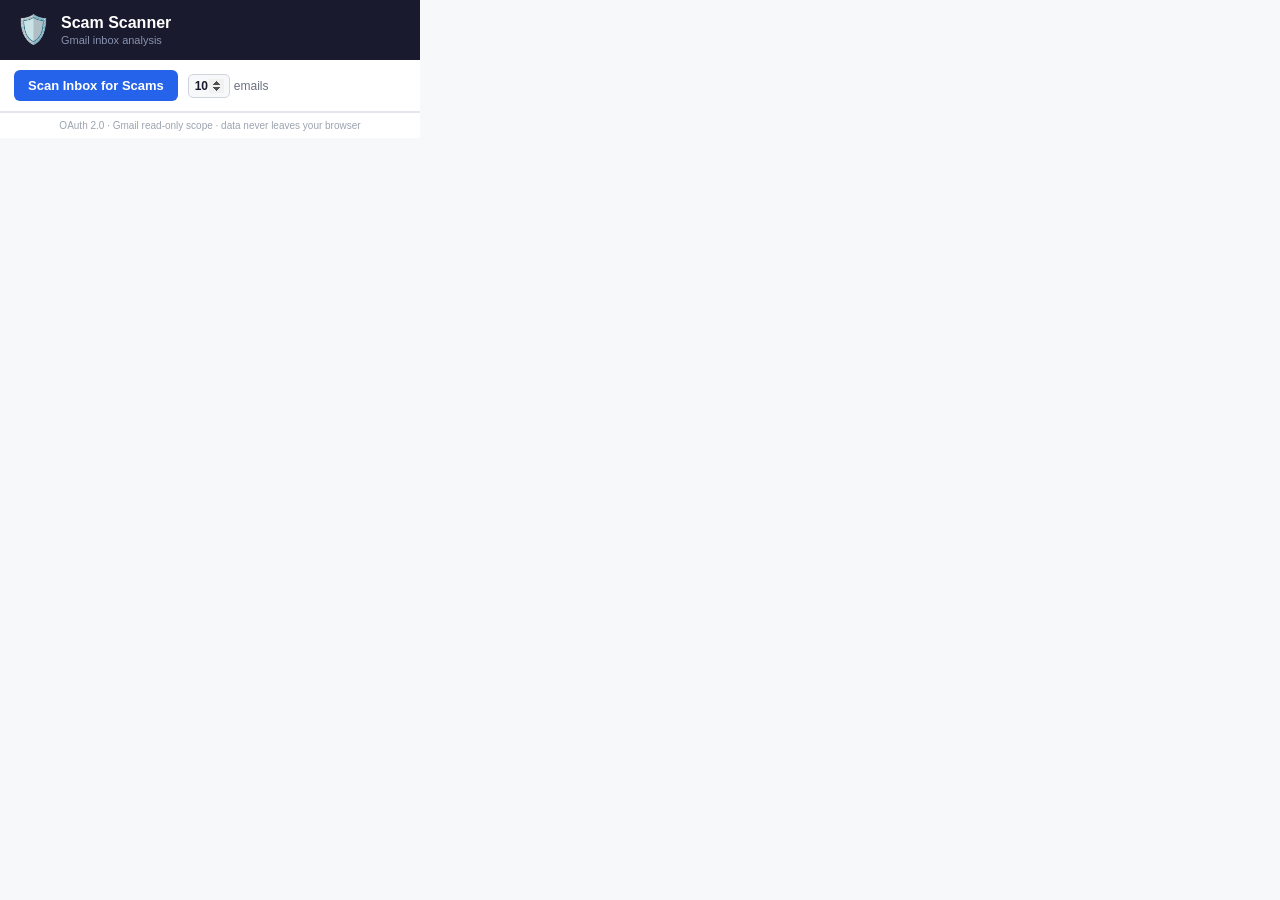
<file: extension/popup.html>
<!DOCTYPE html>
<html lang="en">
<head>
  <meta charset="UTF-8" />
  <meta name="viewport" content="width=device-width, initial-scale=1.0" />
  <title>Gmail Scam Scanner</title>
  <link rel="stylesheet" href="popup.css" />
</head>
<body>

  <!-- ── Header ─────────────────────────────────────────────────────────── -->
  <header>
    <span class="header-icon" aria-hidden="true">🛡️</span>
    <div class="header-text">
      <h1>Scam Scanner</h1>
      <p>Gmail inbox analysis</p>
    </div>
  </header>

  <!-- ── Controls ───────────────────────────────────────────────────────── -->
  <div id="controls">
    <button id="scanBtn">Scan Inbox for Scams</button>
    <label class="count-label" title="Number of emails to scan">
      <input type="number" id="emailCount" min="1" max="50" value="10" />
      emails
    </label>
    <span id="lastScanned" aria-live="polite"></span>
  </div>

  <main>

    <!-- Loading state -->
    <div id="loading" class="hidden" role="status" aria-live="polite">
      <div class="spinner"></div>
      <p>Scanning your last 10 emails…</p>
    </div>

    <!-- Error state -->
    <div id="error" class="hidden" role="alert">
      <p id="errorMsg"></p>
      <button id="retryBtn" class="secondary">Retry</button>
    </div>

    <!-- Results list — populated by popup.js -->
    <ul id="emailList" class="hidden" aria-label="Scanned emails"></ul>

  </main>

  <!-- ── Footer ─────────────────────────────────────────────────────────── -->
  <footer>
    <span>OAuth 2.0 · Gmail read-only scope · data never leaves your browser</span>
  </footer>

  <script src="popup.js" type="module"></script>
</body>
</html>
</file>
<file: extension/popup.css>
/* ─── Reset ───────────────────────────────────────────────────────────────── */
*, *::before, *::after { box-sizing: border-box; margin: 0; padding: 0; }

/* ─── Base ────────────────────────────────────────────────────────────────── */
body {
  width: 420px;
  font-family: -apple-system, BlinkMacSystemFont, 'Segoe UI', Roboto, sans-serif;
  font-size: 13px;
  background: #f7f8fa;
  color: #1a1a2e;
}

/* ─── Header ──────────────────────────────────────────────────────────────── */
header {
  display: flex;
  align-items: center;
  gap: 10px;
  padding: 14px 16px;
  background: #1a1a2e;
  color: #fff;
}

.header-icon { font-size: 28px; line-height: 1; }

.header-text h1 { font-size: 16px; font-weight: 700; }
.header-text p  { font-size: 11px; color: #8892b0; margin-top: 2px; }

/* ─── Controls ────────────────────────────────────────────────────────────── */
#controls {
  display: flex;
  align-items: center;
  gap: 10px;
  padding: 10px 14px;
  background: #fff;
  border-bottom: 1px solid #e4e6ef;
}

.count-label {
  display: flex;
  align-items: center;
  gap: 4px;
  font-size: 12px;
  color: #6b7280;
  white-space: nowrap;
  cursor: default;
}

.count-label input[type="number"] {
  width: 42px;
  padding: 4px 5px;
  border: 1px solid #d1d5db;
  border-radius: 5px;
  font-size: 12px;
  font-weight: 600;
  color: #1a1a2e;
  background: #f7f8fa;
  text-align: center;
  -moz-appearance: textfield;
}
.count-label input[type="number"]::-webkit-inner-spin-button,
.count-label input[type="number"]::-webkit-outer-spin-button {
  opacity: 1;
}

#lastScanned {
  font-size: 11px;
  color: #6b7280;
  margin-left: auto;
  white-space: nowrap;
}

/* ─── Buttons ─────────────────────────────────────────────────────────────── */
button {
  cursor: pointer;
  border: none;
  border-radius: 6px;
  padding: 8px 14px;
  font-size: 13px;
  font-weight: 600;
  background: #2563eb;
  color: #fff;
  transition: background 0.15s, opacity 0.15s;
}
button:hover:not(:disabled) { background: #1d4ed8; }
button:disabled              { opacity: 0.5; cursor: not-allowed; }
button.secondary             { background: #e4e6ef; color: #1a1a2e; }
button.secondary:hover       { background: #d1d5db; }

/* ─── Loading ─────────────────────────────────────────────────────────────── */
#loading {
  display: flex;
  flex-direction: column;
  align-items: center;
  gap: 12px;
  padding: 36px 16px;
  color: #6b7280;
}

.spinner {
  width: 28px;
  height: 28px;
  border: 3px solid #e4e6ef;
  border-top-color: #2563eb;
  border-radius: 50%;
  animation: spin 0.7s linear infinite;
}

@keyframes spin { to { transform: rotate(360deg); } }

/* ─── Error ───────────────────────────────────────────────────────────────── */
#error {
  display: flex;
  flex-direction: column;
  align-items: center;
  gap: 12px;
  padding: 28px 16px;
  color: #dc2626;
  text-align: center;
  font-size: 13px;
}

/* ─── Email List ──────────────────────────────────────────────────────────── */
#emailList {
  list-style: none;
  max-height: 460px;
  overflow-y: auto;
}

/* Thin scrollbar on WebKit */
#emailList::-webkit-scrollbar       { width: 5px; }
#emailList::-webkit-scrollbar-track { background: #f1f1f1; }
#emailList::-webkit-scrollbar-thumb { background: #c5c7d4; border-radius: 3px; }

/* ─── Email Card ──────────────────────────────────────────────────────────── */
.email-card {
  background: #fff;
  padding: 10px 14px;
  border-bottom: 1px solid #eceef5;
  transition: background 0.1s;
}
.email-card:hover { background: #f0f4ff; }

.card-top {
  display: flex;
  align-items: flex-start;
  justify-content: space-between;
  gap: 8px;
}

.card-meta {
  display: flex;
  flex-direction: column;
  gap: 2px;
  min-width: 0; /* allow text-overflow to work */
}

.subject {
  font-weight: 600;
  font-size: 13px;
  white-space: nowrap;
  overflow: hidden;
  text-overflow: ellipsis;
}

.from {
  font-size: 11px;
  color: #6b7280;
  white-space: nowrap;
  overflow: hidden;
  text-overflow: ellipsis;
}

.snippet {
  margin-top: 5px;
  font-size: 11px;
  color: #6b7280;
  line-height: 1.4;
}

/* ─── Risk Badges ─────────────────────────────────────────────────────────── */
.badge {
  flex-shrink: 0;
  display: inline-flex;
  align-items: center;
  gap: 3px;
  font-size: 11px;
  font-weight: 700;
  padding: 3px 9px;
  border-radius: 999px;
  white-space: nowrap;
}

.badge-safe      { background: #d1fae5; color: #065f46; }
.badge-caution   { background: #fef3c7; color: #92400e; }
.badge-dangerous { background: #fee2e2; color: #991b1b; }

/* ─── Reason Pills ────────────────────────────────────────────────────────── */
.reasons {
  display: flex;
  flex-wrap: wrap;
  gap: 4px;
  margin-top: 7px;
}

.pill {
  font-size: 10px;
  background: #eceef5;
  color: #374151;
  padding: 2px 7px;
  border-radius: 999px;
}

/* ─── Empty State ─────────────────────────────────────────────────────────── */
.empty {
  padding: 32px 16px;
  text-align: center;
  color: #9ca3af;
  font-style: italic;
}

/* ─── Footer ──────────────────────────────────────────────────────────────── */
footer {
  padding: 7px 14px;
  font-size: 10px;
  color: #9ca3af;
  text-align: center;
  border-top: 1px solid #e4e6ef;
  background: #fff;
}

/* ─── Utility ─────────────────────────────────────────────────────────────── */
.hidden { display: none !important; }
</file>
